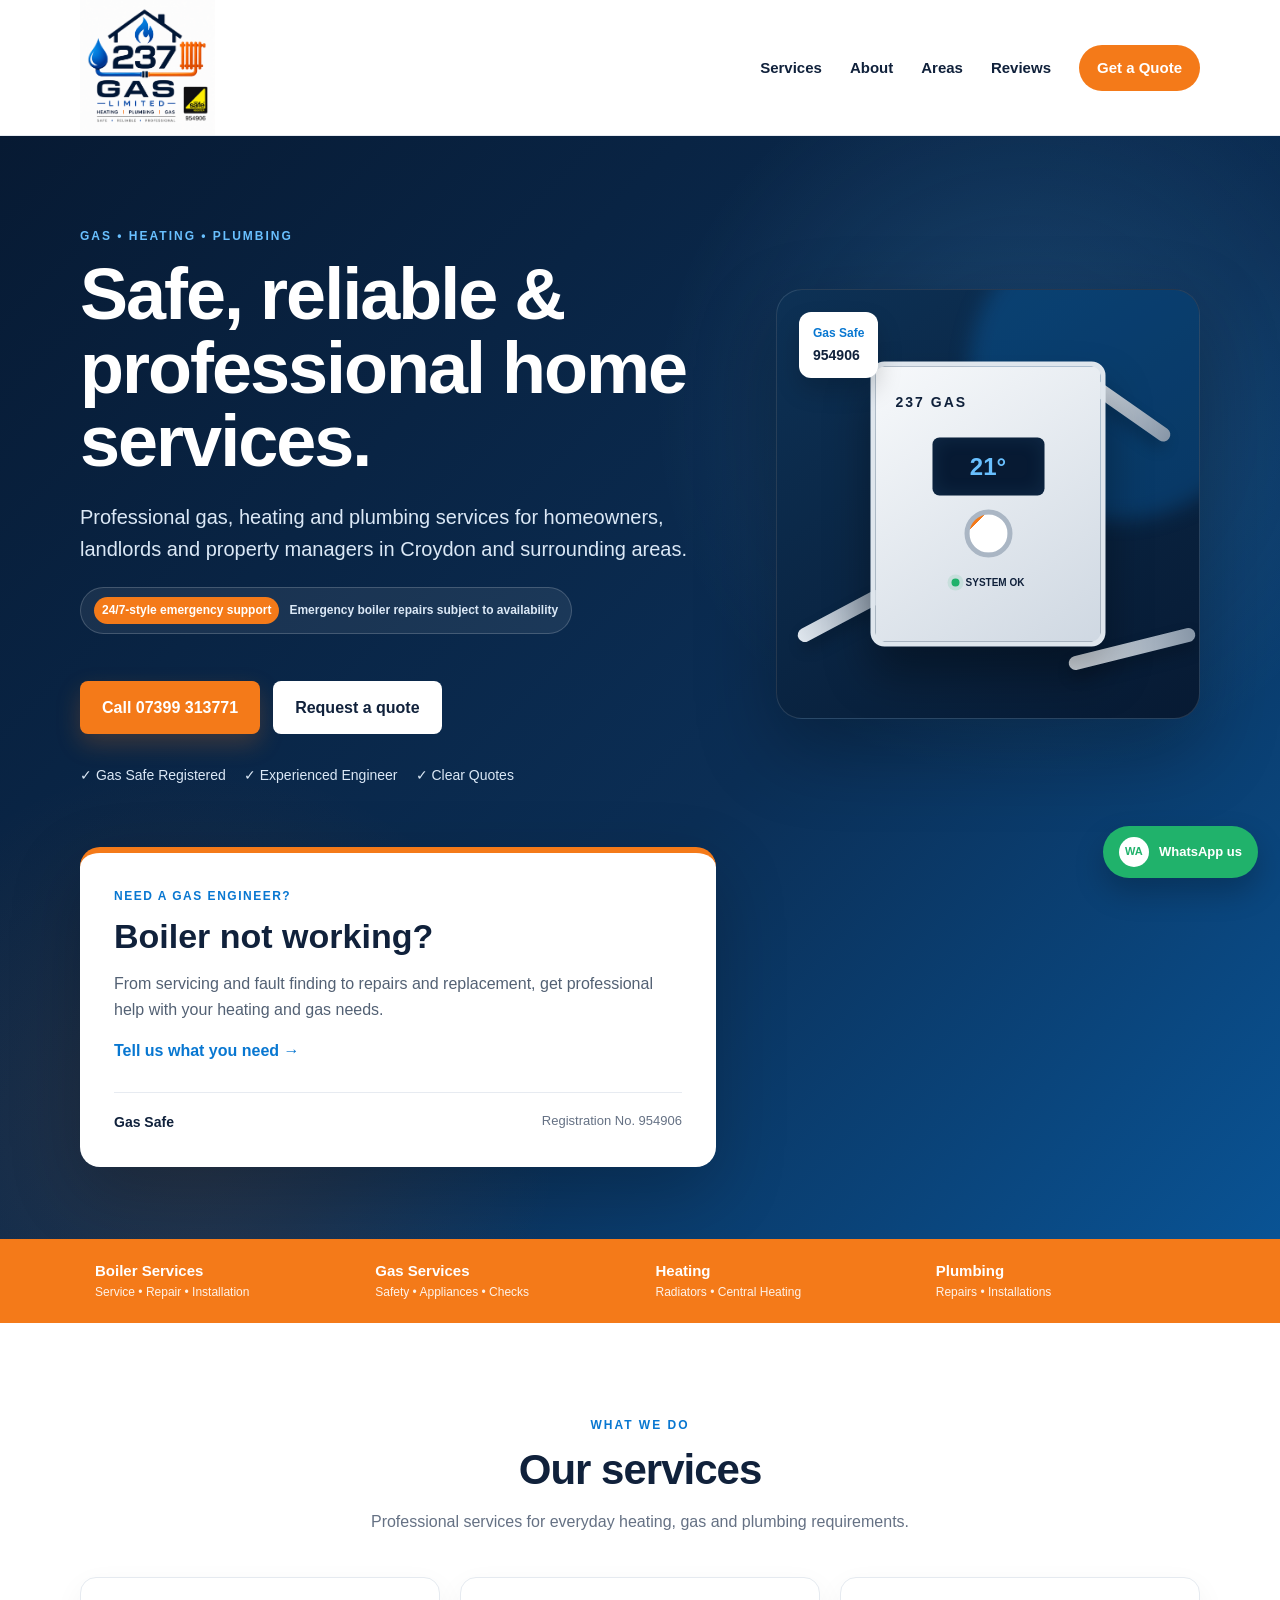
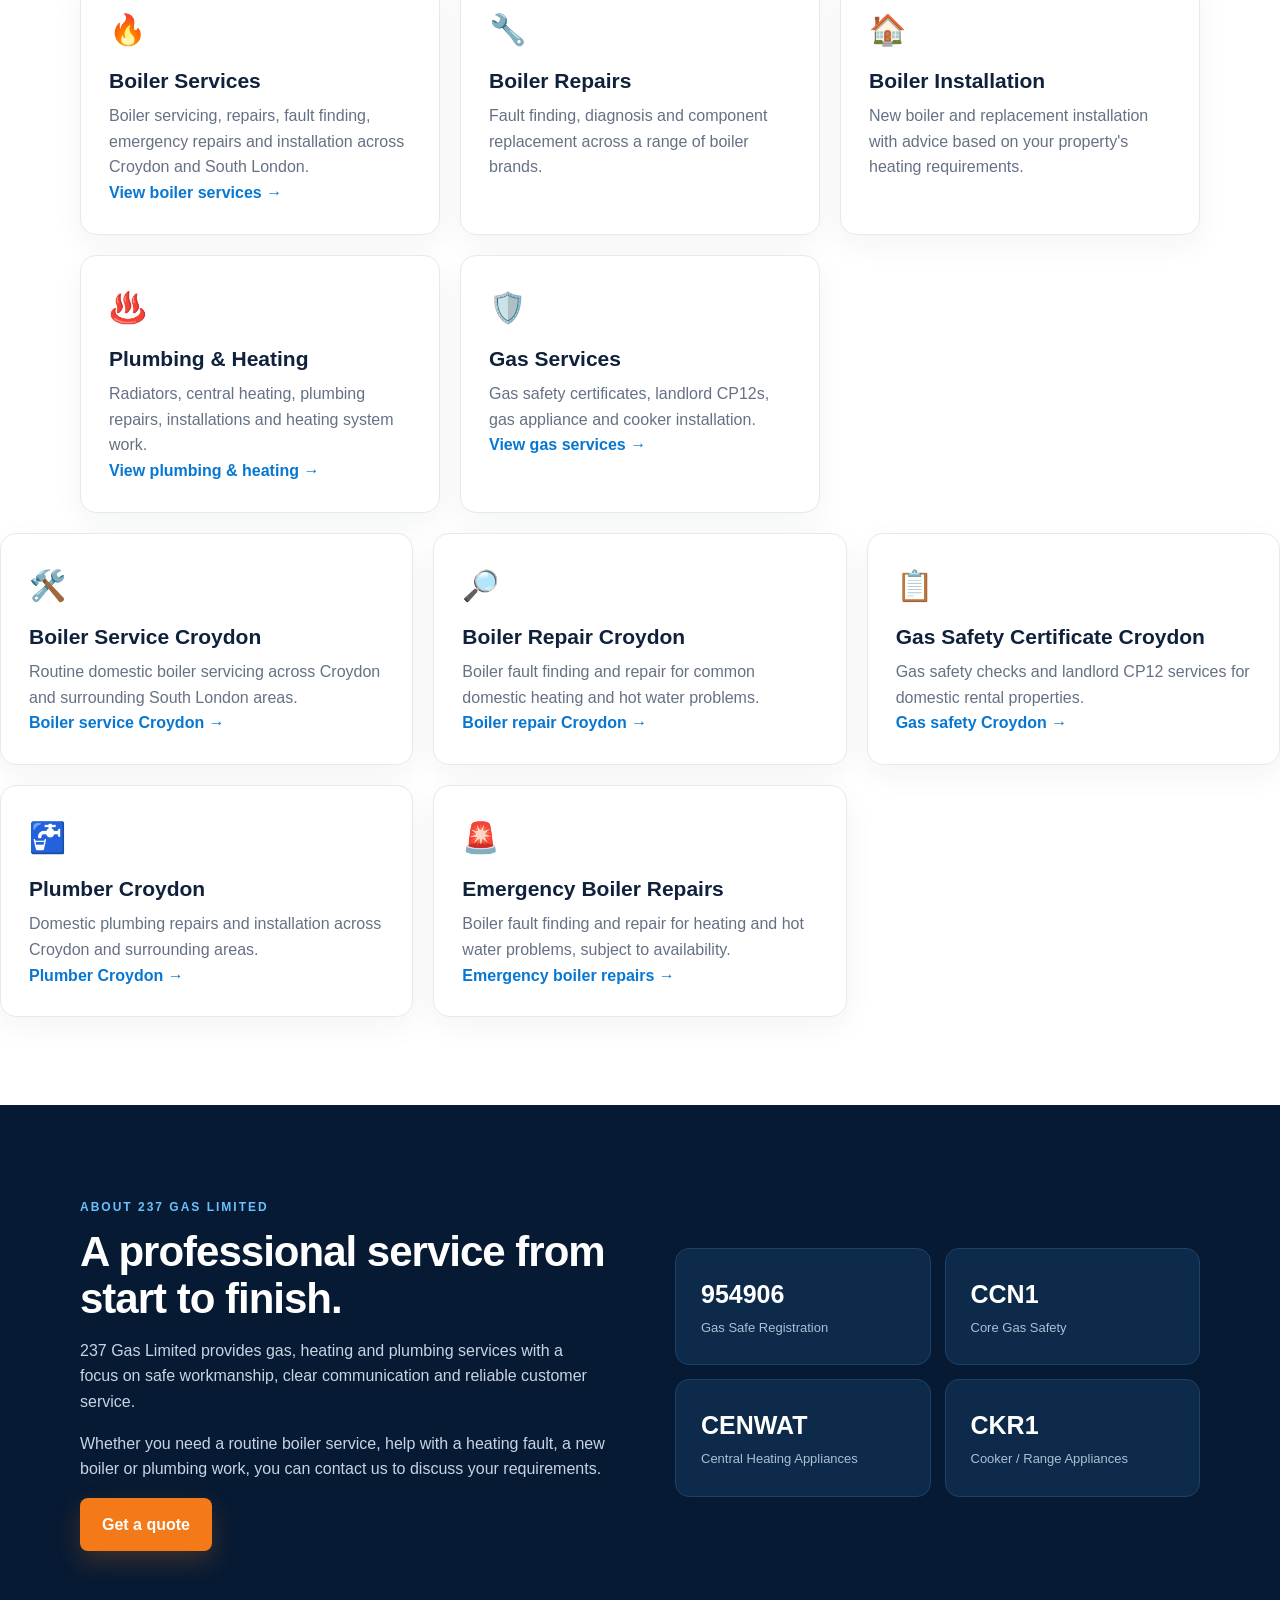
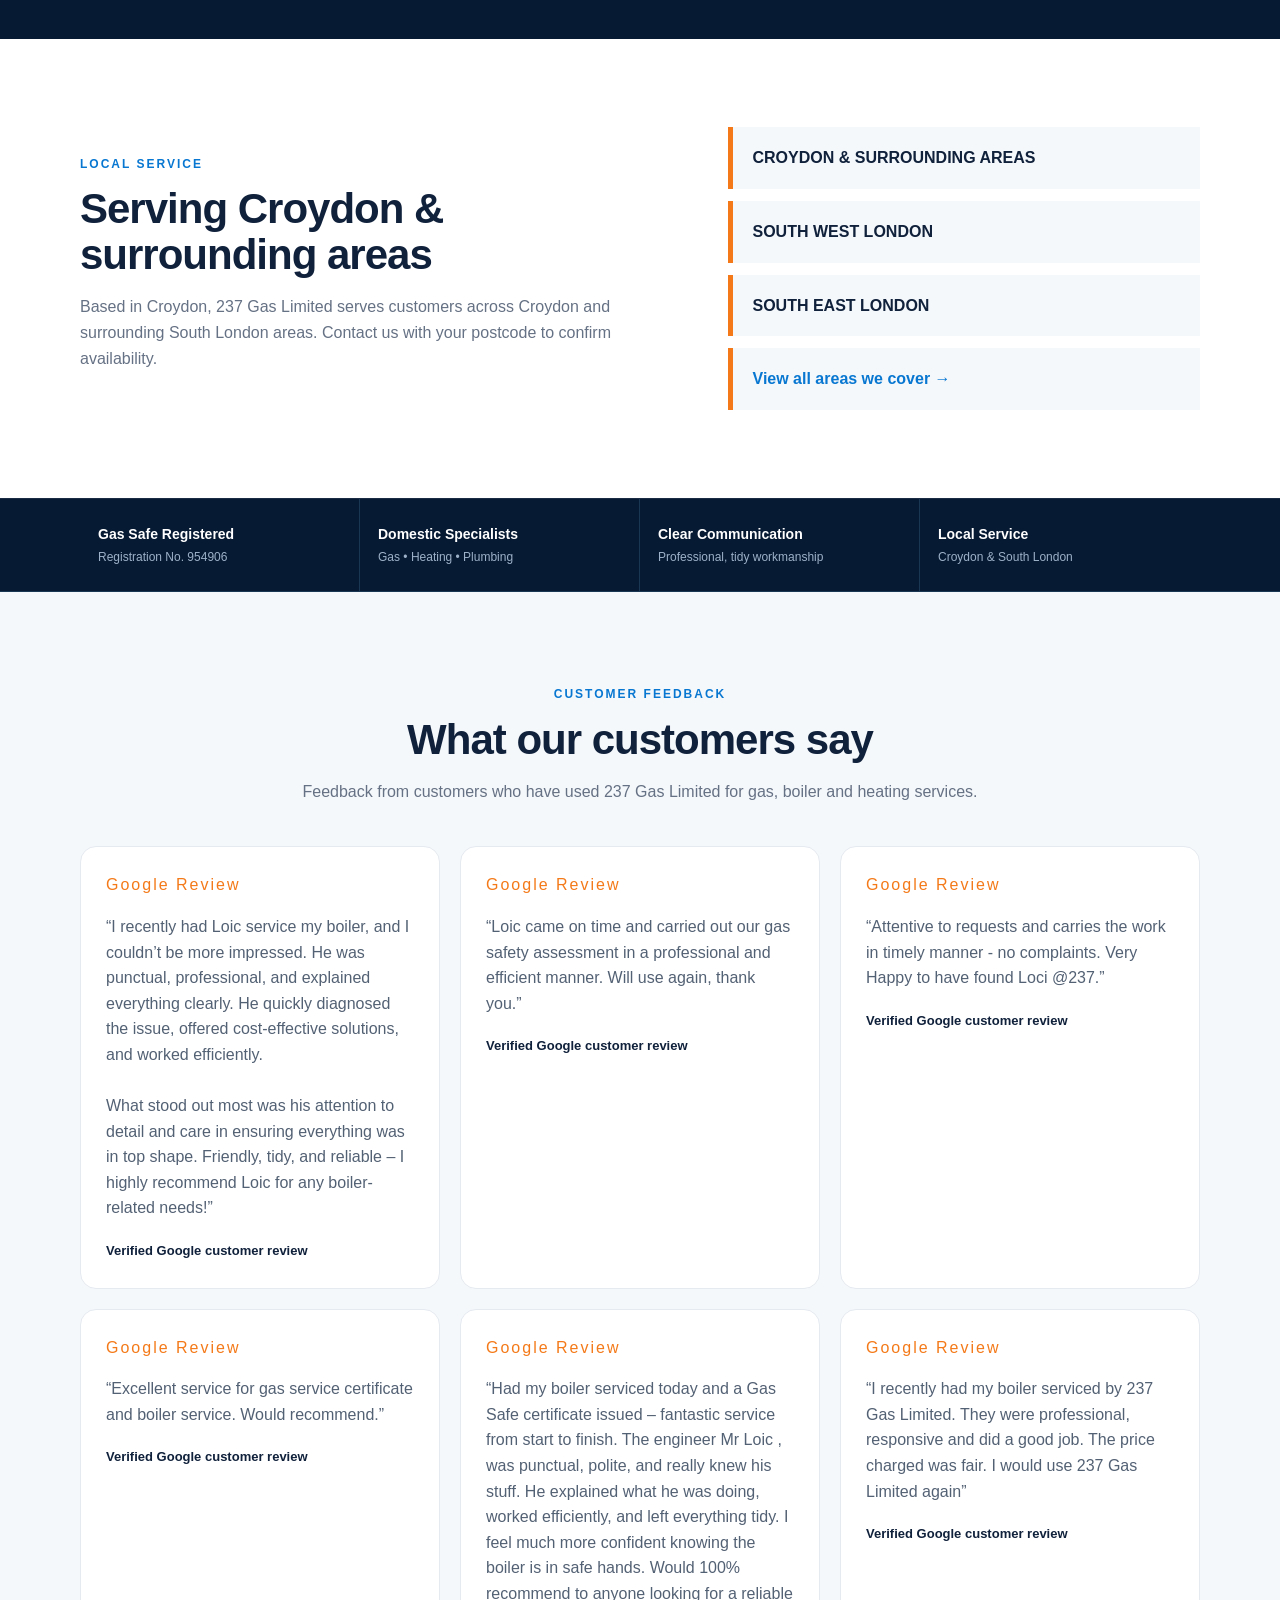
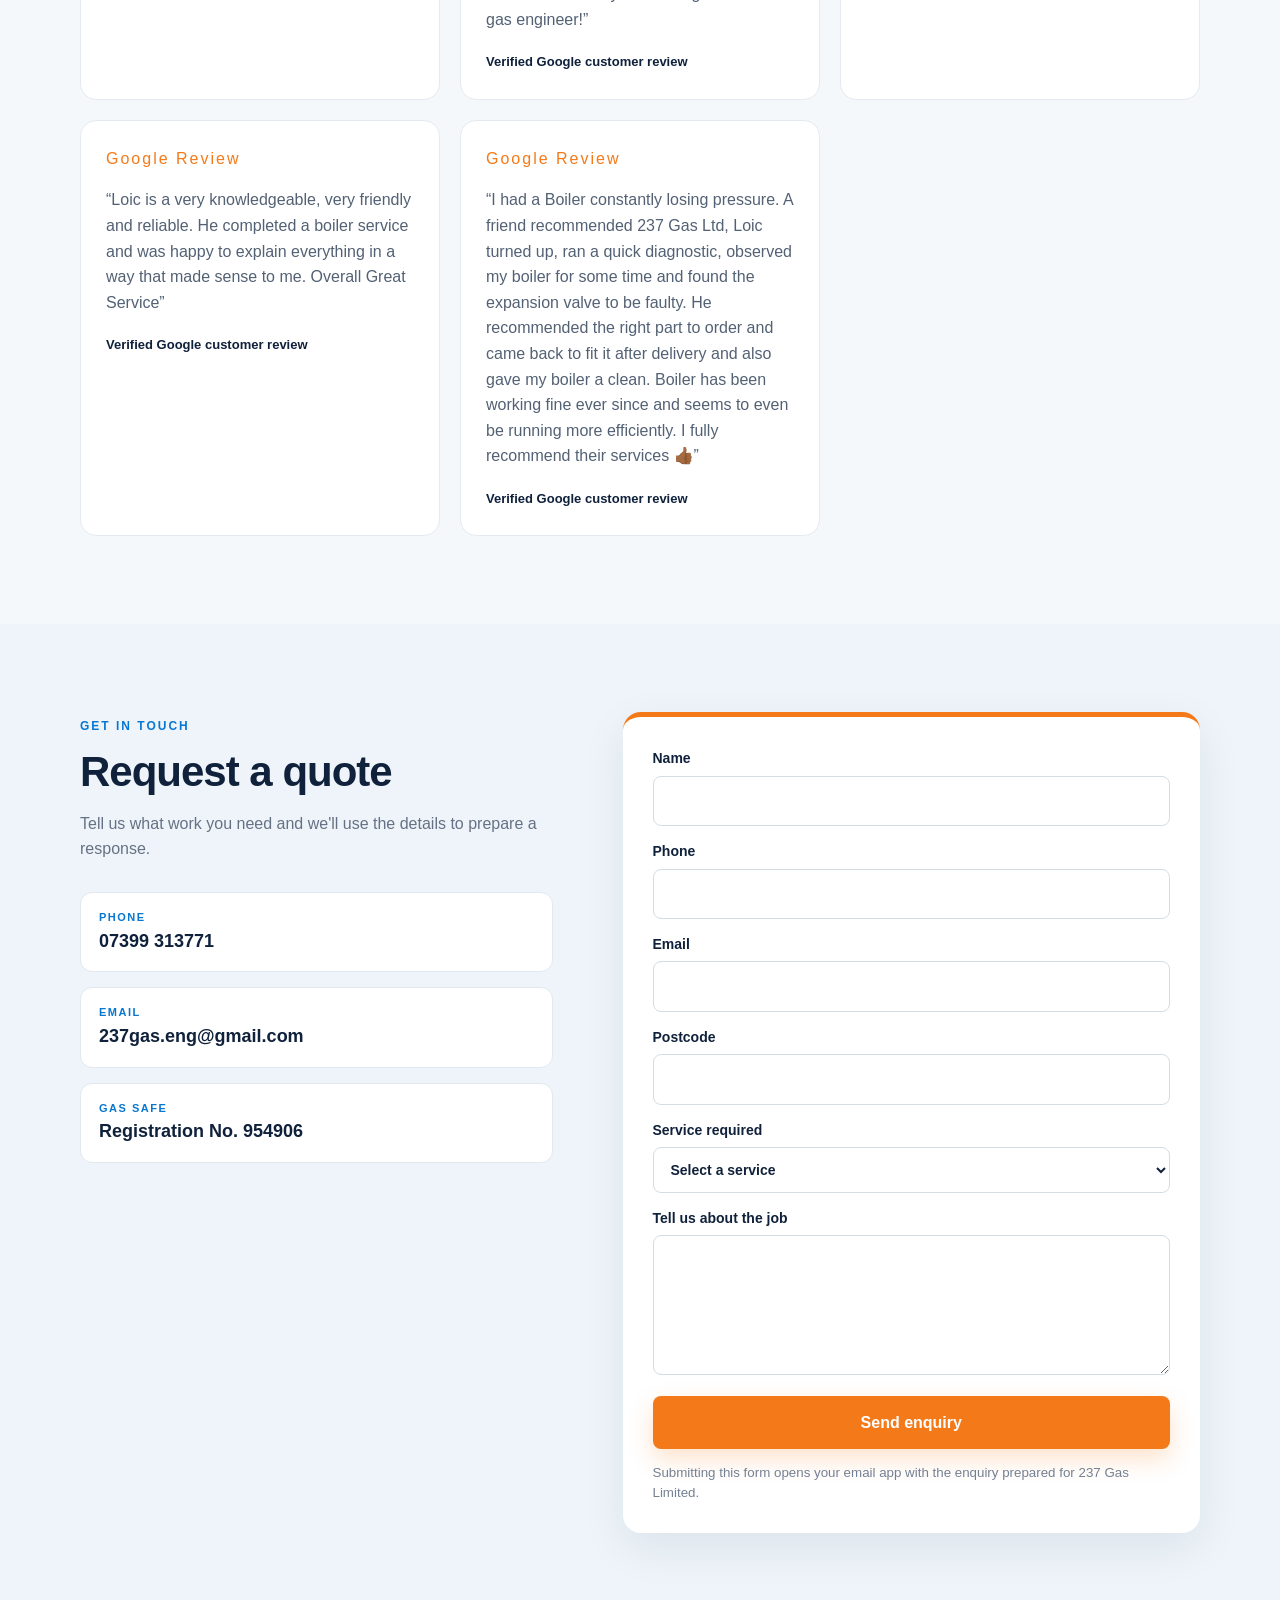
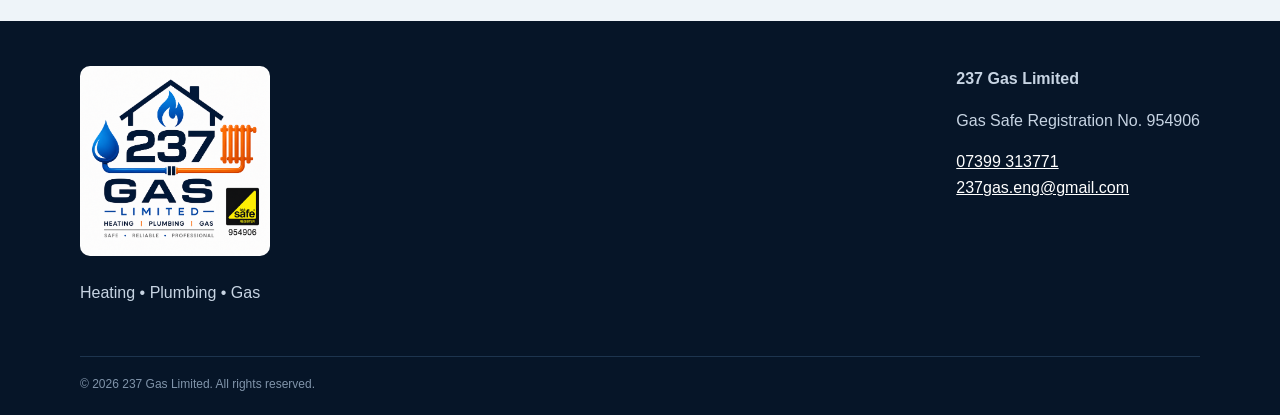
<file: index.html>
<!DOCTYPE html>
<html lang="en-GB">
<head>
  <meta charset="UTF-8">
  <meta name="viewport" content="width=device-width, initial-scale=1.0">
  <title>237 Gas Limited | Gas, Heating & Plumbing | Croydon</title>
  <meta name="description" content="237 Gas Limited provides professional gas, heating and plumbing services in Croydon and surrounding areas. Boiler servicing, repairs, installation, gas safety and plumbing.">
  <meta name="theme-color" content="#071a33">
  <meta property="og:title" content="237 Gas Limited | Gas, Heating & Plumbing">
  <meta property="og:description" content="Safe, reliable and professional gas, heating and plumbing services in Croydon and surrounding areas.">
  <meta property="og:type" content="website">
  <link rel="icon" href="assets/237-gas-logo.png">
  <link rel="stylesheet" href="styles.css">
  <script type="application/ld+json">
  {
    "@context": "https://schema.org",
    "@type": "Plumber",
    "name": "237 Gas Limited",
    "telephone": "+44 7399 313771",
    "email": "237gas.eng@gmail.com",
    "areaServed": ["Croydon", "South London"],
    "description": "Gas, heating and plumbing services including boiler servicing, boiler repairs, boiler installation, gas safety and plumbing.",
    "url": ""
  }
  </script>
</head>
<body>
  <header class="site-header">
    <div class="container nav-wrap">
      <a class="brand" href="#top" aria-label="237 Gas Limited home">
        <img src="assets/237-gas-logo.png" alt="237 Gas Limited logo">
      </a>
      <button class="menu-toggle" aria-label="Open menu" aria-expanded="false">☰</button>
      <nav class="nav" aria-label="Main navigation">
        <a href="#services">Services</a>
        <a href="about/index.html">About</a>
        <a href="#areas">Areas</a>
        <a href="#reviews">Reviews</a>
        <a href="quote/index.html" class="nav-cta">Get a Quote</a>
      </nav>
    </div>
  </header>

  <main id="top">
    <section class="hero">
      <div class="container hero-grid">
        <div class="hero-copy">
          <span class="eyebrow">GAS • HEATING • PLUMBING</span>
          <h1>Safe, reliable & professional home services.</h1>
          <p class="hero-text">Professional gas, heating and plumbing services for homeowners, landlords and property managers in Croydon and surrounding areas.</p>
          <div class="hero-alert"><span>24/7-style emergency support</span><strong>Emergency boiler repairs subject to availability</strong></div><div class="hero-actions">
            <a class="btn btn-primary" href="tel:+447399313771">Call 07399 313771</a>
            <a class="btn btn-light" href="contact/index.html">Request a quote</a>
          </div>
          <div class="trust-row">
            <span>✓ Gas Safe Registered</span>
            <span>✓ Experienced Engineer</span>
            <span>✓ Clear Quotes</span>
          </div>
        </div>
        <div class="hero-visual" aria-label="Heating and plumbing services">
          <div class="visual-glow"></div>
          <div class="pipe pipe-a"></div><div class="pipe pipe-b"></div><div class="pipe pipe-c"></div>
          <div class="boiler-unit">
            <div class="boiler-brand">237 GAS</div>
            <div class="boiler-screen">21°</div>
            <div class="boiler-dial"></div>
            <div class="boiler-status"><span></span> SYSTEM OK</div>
          </div>
          <div class="visual-badge"><strong>Gas Safe</strong><span>954906</span></div>
        </div>
        <div class="hero-card">
          <div class="hero-card-top">NEED A GAS ENGINEER?</div>
          <h2>Boiler not working?</h2>
          <p>From servicing and fault finding to repairs and replacement, get professional help with your heating and gas needs.</p>
          <a href="#contact" class="text-link">Tell us what you need →</a>
          <div class="registration">
            <strong>Gas Safe</strong>
            <span>Registration No. 954906</span>
          </div>
        </div>
      </div>
    </section>

    <section class="quick-strip">
      <div class="container quick-grid">
        <div><strong>Boiler Services</strong><span>Service • Repair • Installation</span></div>
        <div><strong>Gas Services</strong><span>Safety • Appliances • Checks</span></div>
        <div><strong>Heating</strong><span>Radiators • Central Heating</span></div>
        <div><strong>Plumbing</strong><span>Repairs • Installations</span></div>
      </div>
    </section>

    <section id="services" class="section">
      <div class="container">
        <div class="section-heading">
          <span class="eyebrow">WHAT WE DO</span>
          <h2>Our services</h2>
          <p>Professional services for everyday heating, gas and plumbing requirements.</p>
        </div>
        <div class="cards">
          <article class="service-card">
            <div class="icon">🔥</div>
            <h3>Boiler Services</h3>
            <p>Boiler servicing, repairs, fault finding, emergency repairs and installation across Croydon and South London.</p>
            <a class="text-link" href="services/boiler-services.html">View boiler services →</a>
          </article>
          <article class="service-card">
            <div class="icon">🔧</div>
            <h3>Boiler Repairs</h3>
            <p>Fault finding, diagnosis and component replacement across a range of boiler brands.</p>
          </article>
          <article class="service-card">
            <div class="icon">🏠</div>
            <h3>Boiler Installation</h3>
            <p>New boiler and replacement installation with advice based on your property's heating requirements.</p>
          </article>
          <article class="service-card">
            <div class="icon">♨️</div>
            <h3>Plumbing & Heating</h3>
            <p>Radiators, central heating, plumbing repairs, installations and heating system work.</p>
            <a class="text-link" href="services/plumbing-heating.html">View plumbing & heating →</a>
          </article>
          <article class="service-card">
            <div class="icon">🛡️</div>
            <h3>Gas Services</h3>
            <p>Gas safety certificates, landlord CP12s, gas appliance and cooker installation.</p>
            <a class="text-link" href="services/gas-services.html">View gas services →</a>
          </article>
          
        </div>
      </div>
    <div class="cards seo-cards"><div class="service-card"><div class="icon">🛠️</div><h3>Boiler Service Croydon</h3><p>Routine domestic boiler servicing across Croydon and surrounding South London areas.</p><a href="services/boiler-service-croydon.html" class="text-link">Boiler service Croydon →</a></div>
    <div class="service-card"><div class="icon">🔎</div><h3>Boiler Repair Croydon</h3><p>Boiler fault finding and repair for common domestic heating and hot water problems.</p><a href="services/boiler-repair-croydon.html" class="text-link">Boiler repair Croydon →</a></div>
    <div class="service-card"><div class="icon">📋</div><h3>Gas Safety Certificate Croydon</h3><p>Gas safety checks and landlord CP12 services for domestic rental properties.</p><a href="services/gas-safety-certificate-croydon.html" class="text-link">Gas safety Croydon →</a></div>
    <div class="service-card"><div class="icon">🚰</div><h3>Plumber Croydon</h3><p>Domestic plumbing repairs and installation across Croydon and surrounding areas.</p><a href="services/plumber-croydon.html" class="text-link">Plumber Croydon →</a></div>
    <div class="service-card"><div class="icon">🚨</div><h3>Emergency Boiler Repairs</h3><p>Boiler fault finding and repair for heating and hot water problems, subject to availability.</p><a href="services/emergency-boiler-repairs.html" class="text-link">Emergency boiler repairs →</a></div></div>
      </section>

    <section id="about" class="section section-dark">
      <div class="container about-grid">
        <div>
          <span class="eyebrow">ABOUT 237 GAS LIMITED</span>
          <h2>A professional service from start to finish.</h2>
          <p>237 Gas Limited provides gas, heating and plumbing services with a focus on safe workmanship, clear communication and reliable customer service.</p>
          <p>Whether you need a routine boiler service, help with a heating fault, a new boiler or plumbing work, you can contact us to discuss your requirements.</p>
          <a class="btn btn-primary" href="contact/index.html">Get a quote</a>
        </div>
        <div class="credentials">
          <div class="credential"><strong>954906</strong><span>Gas Safe Registration</span></div>
          <div class="credential"><strong>CCN1</strong><span>Core Gas Safety</span></div>
          <div class="credential"><strong>CENWAT</strong><span>Central Heating Appliances</span></div>
          <div class="credential"><strong>CKR1</strong><span>Cooker / Range Appliances</span></div>
        </div>
      </div>
    </section>

    <section id="areas" class="section">
      <div class="container areas-grid">
        <div>
          <span class="eyebrow">LOCAL SERVICE</span>
          <h2>Serving Croydon & surrounding areas</h2>
          <p>Based in Croydon, 237 Gas Limited serves customers across Croydon and surrounding South London areas. Contact us with your postcode to confirm availability.</p>
        </div>
        <div class="area-box">
          <span>CROYDON & SURROUNDING AREAS</span>
          <span>SOUTH WEST LONDON</span>
          <span>SOUTH EAST LONDON</span>
          <span><a class="text-link" href="areas/index.html">View all areas we cover →</a></span>
        </div>
      </div>
    </section>

    <section class="trust-band"><div class="container trust-band-grid">
      <div><strong>Gas Safe Registered</strong><span>Registration No. 954906</span></div>
      <div><strong>Domestic Specialists</strong><span>Gas • Heating • Plumbing</span></div>
      <div><strong>Clear Communication</strong><span>Professional, tidy workmanship</span></div>
      <div><strong>Local Service</strong><span>Croydon & South London</span></div>
    </div></section>

    <section id="reviews" class="section section-soft">
      <div class="container">
        <div class="section-heading">
          <span class="eyebrow">CUSTOMER FEEDBACK</span>
          <h2>What our customers say</h2>
          <p>Feedback from customers who have used 237 Gas Limited for gas, boiler and heating services.</p>
        </div>
        <div class="review-grid">
          <article class="review-card">
            <div class="stars">Google Review</div>
            <p>“I recently had Loic service my boiler, and I couldn’t be more impressed. He was punctual, professional, and explained everything clearly. He quickly diagnosed the issue, offered cost-effective solutions, and worked efficiently.<br><br>What stood out most was his attention to detail and care in ensuring everything was in top shape. Friendly, tidy, and reliable – I highly recommend Loic for any boiler-related needs!”</p>
            <strong>Verified Google customer review</strong>
          </article>
          <article class="review-card">
            <div class="stars">Google Review</div>
            <p>“Loic came on time and carried out our gas safety assessment in a professional and efficient manner. Will use again, thank you.”</p>
            <strong>Verified Google customer review</strong>
          </article>
          <article class="review-card">
            <div class="stars">Google Review</div>
            <p>“Attentive to requests and carries the work in timely manner - no complaints. Very Happy to have found Loci @237.”</p>
            <strong>Verified Google customer review</strong>
          </article>
          <article class="review-card">
            <div class="stars">Google Review</div>
            <p>“Excellent service for gas service certificate and boiler service. Would recommend.”</p>
            <strong>Verified Google customer review</strong>
          </article>
          <article class="review-card">
            <div class="stars">Google Review</div>
            <p>“Had my boiler serviced today and a Gas Safe certificate issued – fantastic service from start to finish. The engineer Mr Loic , was punctual, polite, and really knew his stuff. He explained what he was doing, worked efficiently, and left everything tidy. I feel much more confident knowing the boiler is in safe hands. Would 100% recommend to anyone looking for a reliable gas engineer!”</p>
            <strong>Verified Google customer review</strong>
          </article>
          <article class="review-card">
            <div class="stars">Google Review</div>
            <p>“I recently had my boiler serviced by 237 Gas Limited. They were professional, responsive and did a good job. The price charged was fair. I would use 237 Gas Limited again”</p>
            <strong>Verified Google customer review</strong>
          </article>
          <article class="review-card">
            <div class="stars">Google Review</div>
            <p>“Loic is a very knowledgeable, very friendly and reliable. He completed a boiler service and was happy to explain everything in a way that made sense to me. Overall Great Service”</p>
            <strong>Verified Google customer review</strong>
          </article>
          <article class="review-card">
            <div class="stars">Google Review</div>
            <p>“I had a Boiler constantly losing pressure. A friend recommended 237 Gas Ltd, Loic turned up, ran a quick diagnostic, observed my boiler for some time and found the expansion valve to be faulty. He recommended the right part to order and came back to fit it after delivery and also gave my boiler a clean. Boiler has been working fine ever since and seems to even be running more efficiently. I fully recommend their services 👍🏾”</p>
            <strong>Verified Google customer review</strong>
          </article>
        </div>
      </div>
    </section>

    <section id="contact" class="section contact-section">
      <div class="container contact-grid">
        <div>
          <span class="eyebrow">GET IN TOUCH</span>
          <h2>Request a quote</h2>
          <p>Tell us what work you need and we'll use the details to prepare a response.</p>
          <div class="contact-details">
            <a href="tel:+447399313771"><span>PHONE</span><strong>07399 313771</strong></a>
            <a href="mailto:237gas.eng@gmail.com"><span>EMAIL</span><strong>237gas.eng@gmail.com</strong></a>
            <div><span>GAS SAFE</span><strong>Registration No. 954906</strong></div>
          </div>
        </div>
        <form id="quoteForm" class="quote-form">
          <label>Name<input name="name" required></label>
          <label>Phone<input name="phone" type="tel" required></label>
          <label>Email<input name="email" type="email"></label>
          <label>Postcode<input name="postcode" required></label>
          <label>Service required
            <select name="service" required>
              <option value="">Select a service</option>
              <option>Boiler service</option>
              <option>Boiler repair / fault finding</option>
              <option>Boiler installation</option>
              <option>Central heating / radiators</option>
              <option>Gas safety</option>
              <option>Plumbing</option>
              <option>Other</option>
            </select>
          </label>
          <label>Tell us about the job<textarea name="message" rows="5" required></textarea></label>
          <button class="btn btn-primary btn-full" type="submit">Send enquiry</button>
          <small>Submitting this form opens your email app with the enquiry prepared for 237 Gas Limited.</small>
        </form>
      </div>
    </section>
  </main>

  <footer class="footer">
    <div class="container footer-grid">
      <div>
        <img src="assets/237-gas-logo.png" alt="237 Gas Limited" class="footer-logo">
        <p>Heating • Plumbing • Gas</p>
      </div>
      <div>
        <strong>237 Gas Limited</strong>
        <p>Gas Safe Registration No. 954906</p>
        <p><a href="tel:+447399313771">07399 313771</a><br><a href="mailto:237gas.eng@gmail.com">237gas.eng@gmail.com</a></p>
      </div>
    </div>
    <div class="container copyright">© <span id="year"></span> 237 Gas Limited. All rights reserved.</div>
  </footer>

  <script src="script.js"></script>
<a class="whatsapp-float" href="https://wa.me/447399313771?text=Hello%20237%20Gas%20Limited%2C%20I%20would%20like%20to%20make%20an%20enquiry." target="_blank" rel="noopener" aria-label="Message 237 Gas Limited on WhatsApp"><span>WA</span><strong>WhatsApp us</strong></a>
<div class="mobile-callbar"><a href="tel:+447399313771">Call 07399 313771</a><a href="https://wa.me/447399313771?text=Hello%20237%20Gas%20Limited%2C%20I%20would%20like%20to%20make%20an%20enquiry." target="_blank" rel="noopener">WhatsApp</a></div>
</body>
</html>
</file>
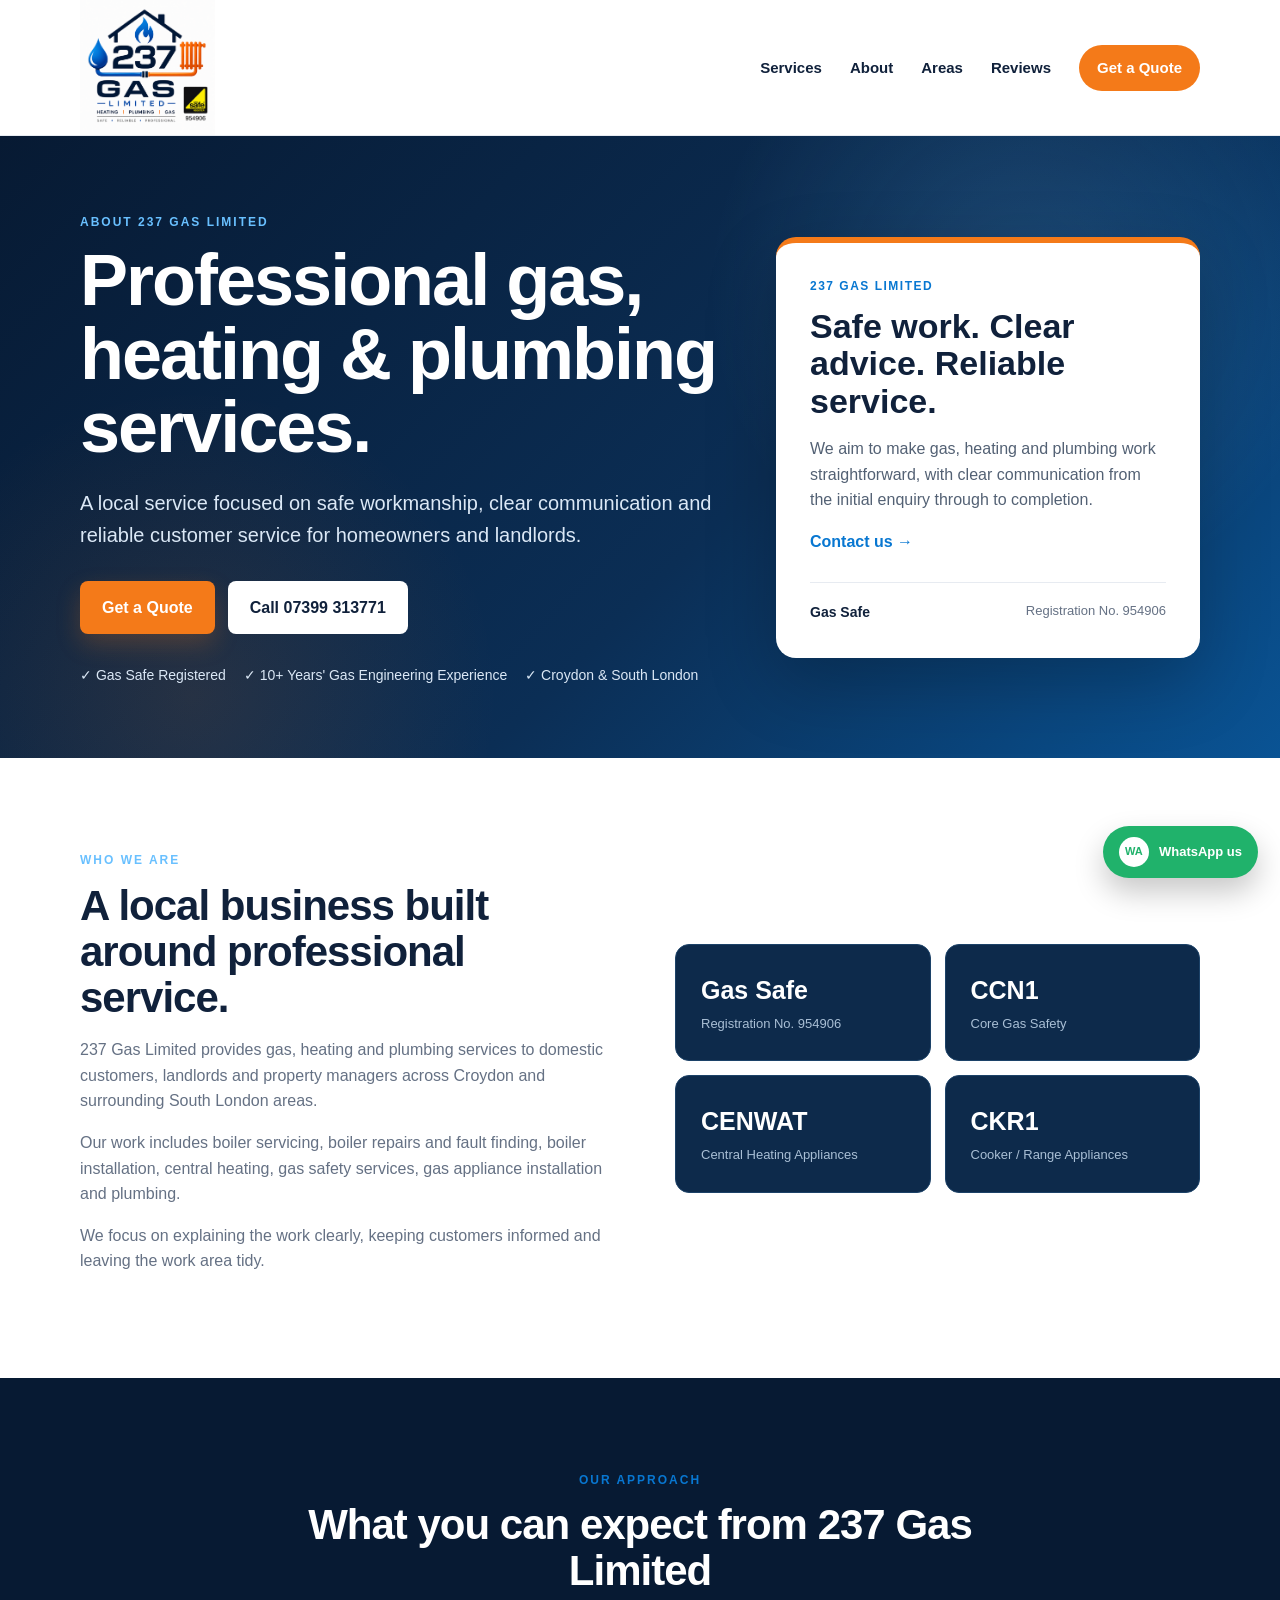
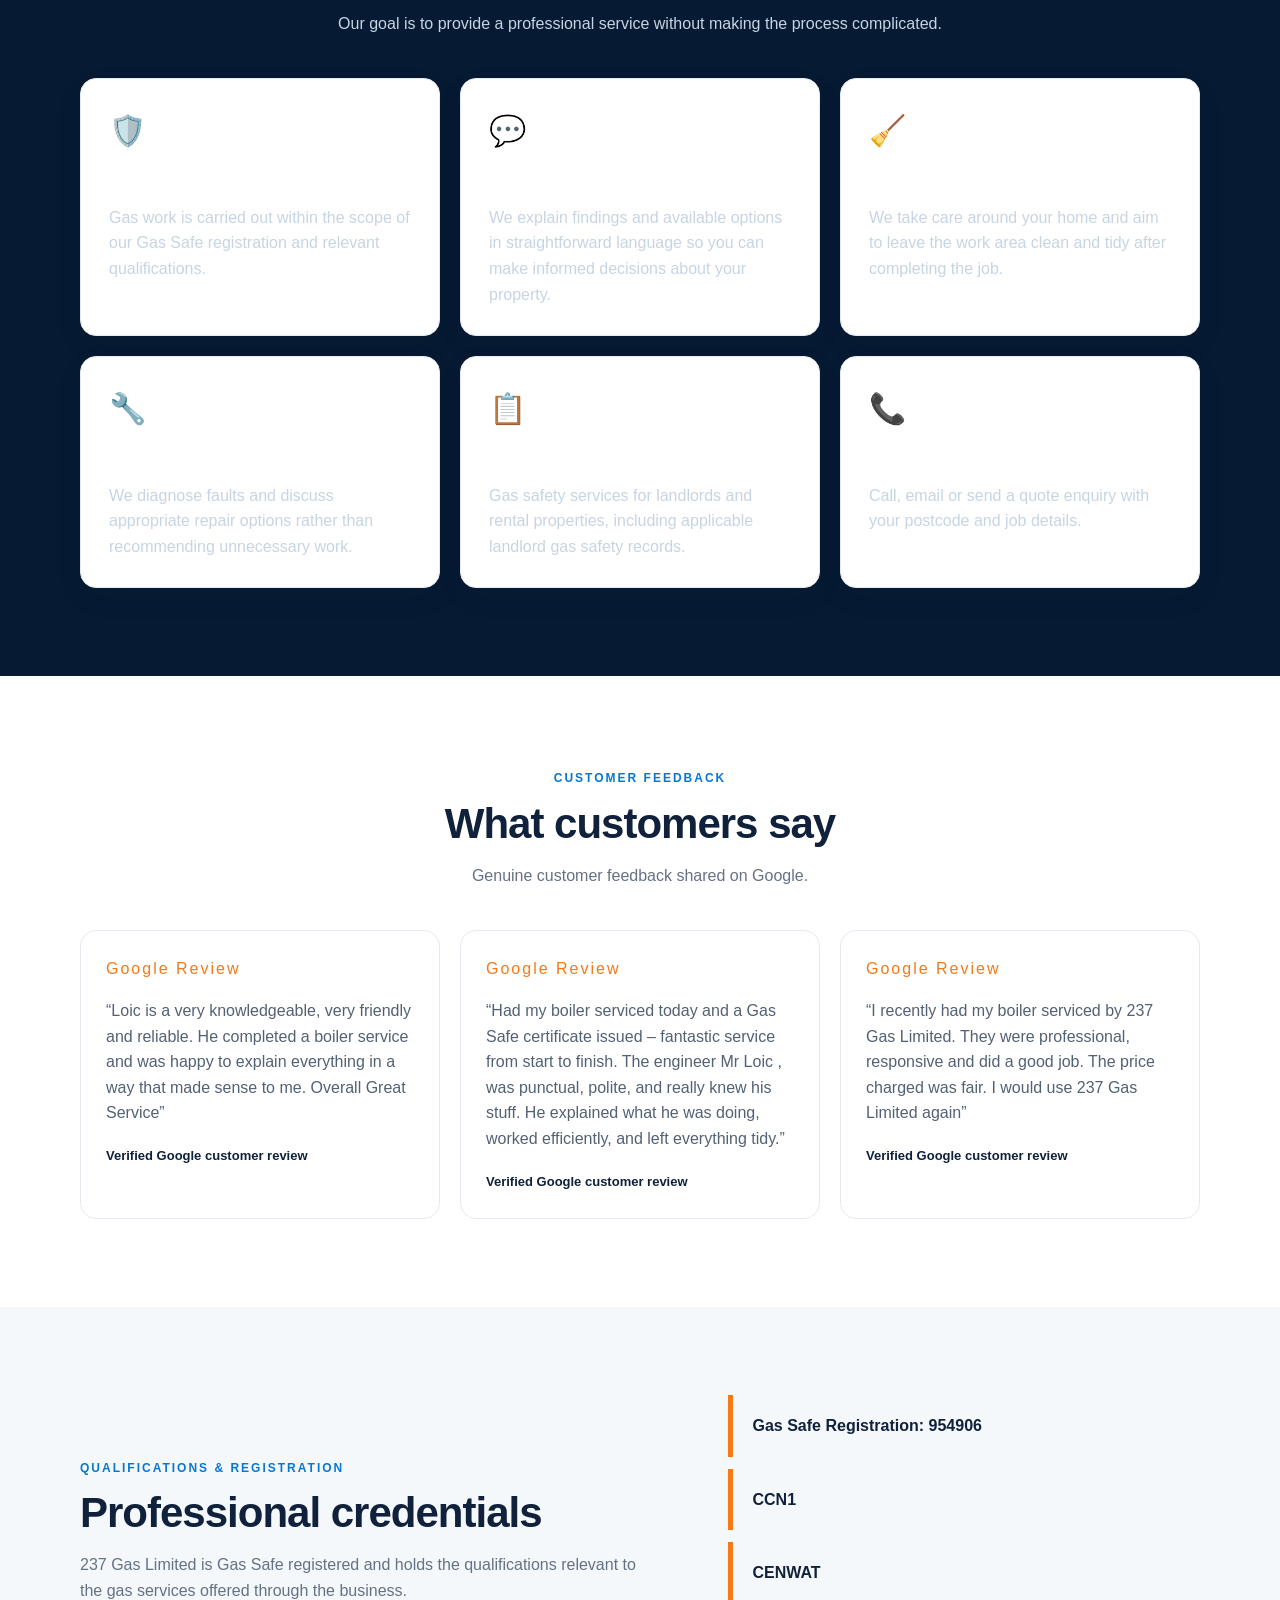
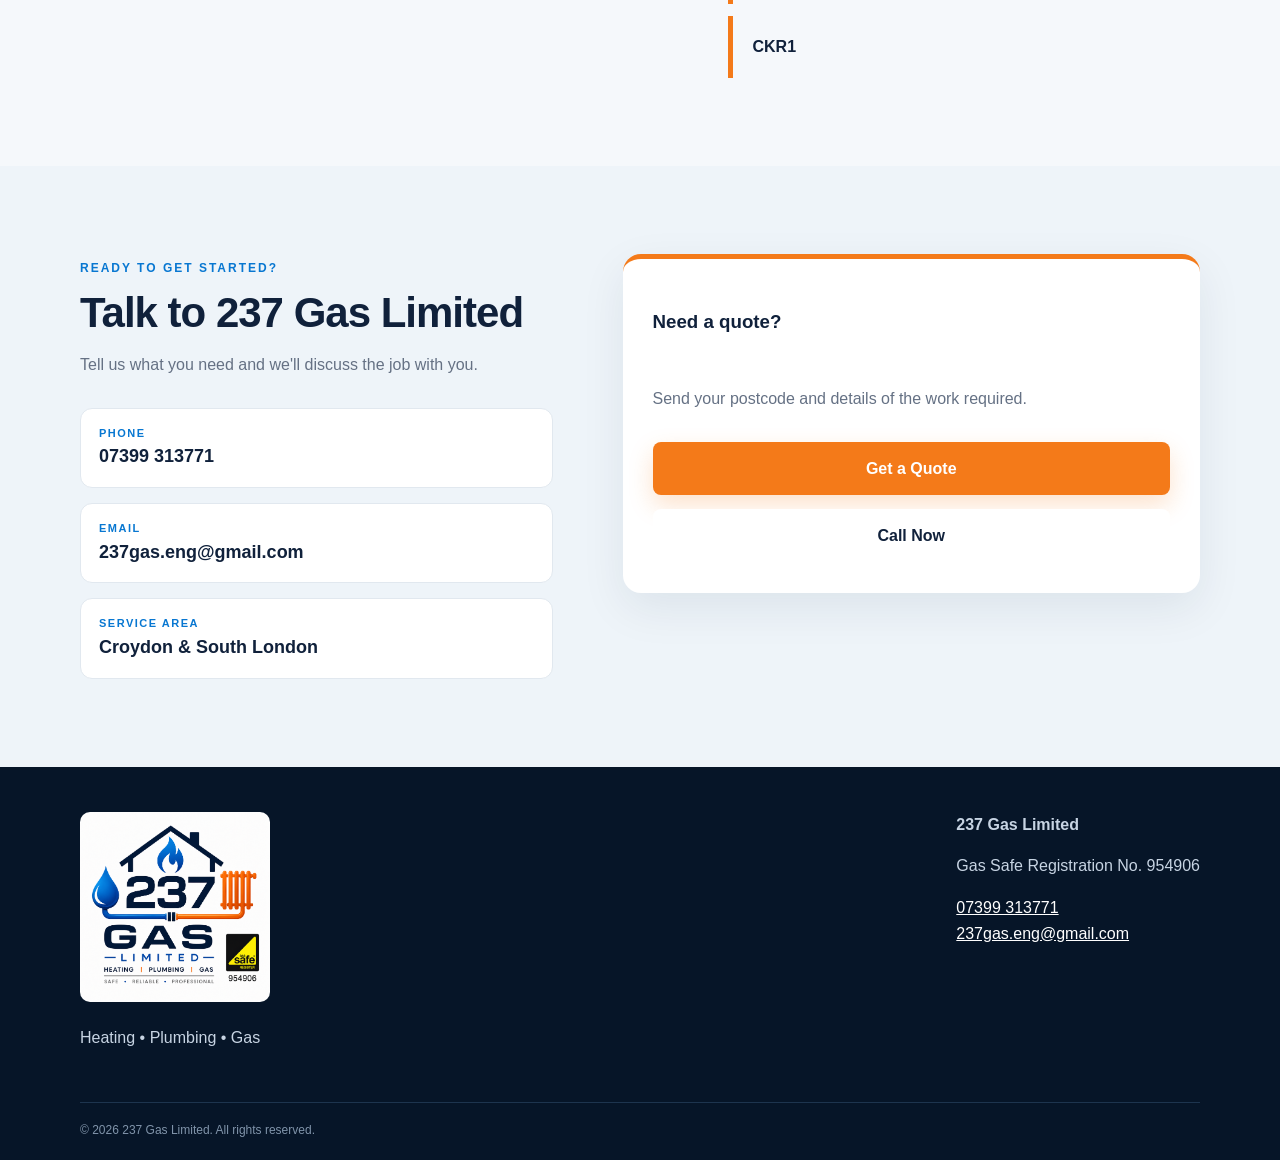
<file: about/index.html>
<!DOCTYPE html>
<html lang="en-GB">
<head>
<meta charset="UTF-8">
<meta name="viewport" content="width=device-width, initial-scale=1.0">
<title>About 237 Gas Limited | Gas Engineer in Croydon & South London</title>
<meta name="description" content="Learn about 237 Gas Limited, a Gas Safe registered gas, heating and plumbing business serving Croydon and South London.">
<link rel="icon" href="../assets/237-gas-logo.png">
<link rel="stylesheet" href="../styles.css">
<script type="application/ld+json">
{
  "@context": "https://schema.org",
  "@type": "LocalBusiness",
  "name": "237 Gas Limited",
  "telephone": "+447399313771",
  "email": "237gas.eng@gmail.com",
  "url": "https://www.237gas.co.uk/",
  "areaServed": ["Croydon", "Purley", "Thornton Heath", "Coulsdon", "Sutton", "Bromley", "Norwood", "South Norwood", "Streatham", "Crystal Palace"],
  "sameAs": [],
  "knowsAbout": ["boiler servicing", "boiler repairs", "boiler installation", "gas safety certificates", "central heating", "plumbing"]
}
</script>
</head>
<body>
<header class="site-header">
  <div class="container nav-wrap">
    <a class="brand" href="../index.html"><img src="../assets/237-gas-logo.png" alt="237 Gas Limited logo"></a>
    <button class="menu-toggle" aria-label="Open menu" aria-expanded="false">☰</button>
    <nav class="nav">
      <a href="../index.html#services">Services</a>
      <a href="../index.html#about">About</a>
      <a href="../areas/index.html">Areas</a>
      <a href="../index.html#reviews">Reviews</a>
      <a href="../quote/index.html" class="nav-cta">Get a Quote</a>
    </nav>
  </div>
</header>

<main>
<section class="hero service-hero">
  <div class="container hero-grid">
    <div class="hero-copy">
      <span class="eyebrow">ABOUT 237 GAS LIMITED</span>
      <h1>Professional gas, heating & plumbing services.</h1>
      <p class="hero-text">A local service focused on safe workmanship, clear communication and reliable customer service for homeowners and landlords.</p>
      <div class="hero-actions">
        <a class="btn btn-primary" href="../quote/index.html">Get a Quote</a>
        <a class="btn btn-light" href="tel:+447399313771">Call 07399 313771</a>
      </div>
      <div class="trust-row">
        <span>✓ Gas Safe Registered</span>
        <span>✓ 10+ Years' Gas Engineering Experience</span>
        <span>✓ Croydon & South London</span>
      </div>
    </div>
    <div class="hero-card">
      <div class="hero-card-top">237 GAS LIMITED</div>
      <h2>Safe work. Clear advice. Reliable service.</h2>
      <p>We aim to make gas, heating and plumbing work straightforward, with clear communication from the initial enquiry through to completion.</p>
      <a href="../quote/index.html" class="text-link">Contact us →</a>
      <div class="registration"><strong>Gas Safe</strong><span>Registration No. 954906</span></div>
    </div>
  </div>
</section>

<section class="section">
<div class="container about-grid">
<div>
<span class="eyebrow">WHO WE ARE</span>
<h2>A local business built around professional service.</h2>
<p>237 Gas Limited provides gas, heating and plumbing services to domestic customers, landlords and property managers across Croydon and surrounding South London areas.</p>
<p>Our work includes boiler servicing, boiler repairs and fault finding, boiler installation, central heating, gas safety services, gas appliance installation and plumbing.</p>
<p>We focus on explaining the work clearly, keeping customers informed and leaving the work area tidy.</p>
</div>
<div class="credentials">
<div class="credential"><strong>Gas Safe</strong><span>Registration No. 954906</span></div>
<div class="credential"><strong>CCN1</strong><span>Core Gas Safety</span></div>
<div class="credential"><strong>CENWAT</strong><span>Central Heating Appliances</span></div>
<div class="credential"><strong>CKR1</strong><span>Cooker / Range Appliances</span></div>
</div>
</div>
</section>

<section class="section section-dark">
<div class="container">
<div class="section-heading">
<span class="eyebrow">OUR APPROACH</span>
<h2>What you can expect from 237 Gas Limited</h2>
<p>Our goal is to provide a professional service without making the process complicated.</p>
</div>
<div class="cards">
<article class="service-card"><div class="icon">🛡️</div><h3>Safety First</h3><p>Gas work is carried out within the scope of our Gas Safe registration and relevant qualifications.</p></article>
<article class="service-card"><div class="icon">💬</div><h3>Clear Communication</h3><p>We explain findings and available options in straightforward language so you can make informed decisions about your property.</p></article>
<article class="service-card"><div class="icon">🧹</div><h3>Tidy Workmanship</h3><p>We take care around your home and aim to leave the work area clean and tidy after completing the job.</p></article>
<article class="service-card"><div class="icon">🔧</div><h3>Practical Repairs</h3><p>We diagnose faults and discuss appropriate repair options rather than recommending unnecessary work.</p></article>
<article class="service-card"><div class="icon">📋</div><h3>Landlord Services</h3><p>Gas safety services for landlords and rental properties, including applicable landlord gas safety records.</p></article>
<article class="service-card"><div class="icon">📞</div><h3>Easy to Contact</h3><p>Call, email or send a quote enquiry with your postcode and job details.</p></article>
</div>
</div>
</section>

<section class="section">
<div class="container">
<div class="section-heading">
<span class="eyebrow">CUSTOMER FEEDBACK</span>
<h2>What customers say</h2>
<p>Genuine customer feedback shared on Google.</p>
</div>
<div class="review-grid">
<article class="review-card"><div class="stars">Google Review</div><p>“Loic is a very knowledgeable, very friendly and reliable. He completed a boiler service and was happy to explain everything in a way that made sense to me. Overall Great Service”</p><strong>Verified Google customer review</strong></article>
<article class="review-card"><div class="stars">Google Review</div><p>“Had my boiler serviced today and a Gas Safe certificate issued – fantastic service from start to finish. The engineer Mr Loic , was punctual, polite, and really knew his stuff. He explained what he was doing, worked efficiently, and left everything tidy.”</p><strong>Verified Google customer review</strong></article>
<article class="review-card"><div class="stars">Google Review</div><p>“I recently had my boiler serviced by 237 Gas Limited. They were professional, responsive and did a good job. The price charged was fair. I would use 237 Gas Limited again”</p><strong>Verified Google customer review</strong></article>
</div>
</div>
</section>

<section class="section section-soft">
<div class="container areas-grid">
<div>
<span class="eyebrow">QUALIFICATIONS & REGISTRATION</span>
<h2>Professional credentials</h2>
<p>237 Gas Limited is Gas Safe registered and holds the qualifications relevant to the gas services offered through the business.</p>
</div>
<div class="area-box">
<span>Gas Safe Registration: 954906</span>
<span>CCN1</span>
<span>CENWAT</span>
<span>CKR1</span>
</div>
</div>
</section>

<section class="section contact-section">
<div class="container contact-grid">
<div>
<span class="eyebrow">READY TO GET STARTED?</span>
<h2>Talk to 237 Gas Limited</h2>
<p>Tell us what you need and we'll discuss the job with you.</p>
<div class="contact-details">
<a href="tel:+447399313771"><span>PHONE</span><strong>07399 313771</strong></a>
<a href="mailto:237gas.eng@gmail.com"><span>EMAIL</span><strong>237gas.eng@gmail.com</strong></a>
<div><span>SERVICE AREA</span><strong>Croydon & South London</strong></div>
</div>
</div>
<div class="quote-form">
<h3>Need a quote?</h3>
<p>Send your postcode and details of the work required.</p>
<a class="btn btn-primary btn-full" href="../quote/index.html">Get a Quote</a>
<a class="btn btn-light btn-full" href="tel:+447399313771">Call Now</a>
</div>
</div>
</section>
</main>

<footer class="footer">
<div class="container footer-grid">
<div><img src="../assets/237-gas-logo.png" alt="237 Gas Limited" class="footer-logo"><p>Heating • Plumbing • Gas</p></div>
<div><strong>237 Gas Limited</strong><p>Gas Safe Registration No. 954906</p><p><a href="tel:+447399313771">07399 313771</a><br><a href="mailto:237gas.eng@gmail.com">237gas.eng@gmail.com</a></p></div>
</div>
<div class="container copyright">© 2026 237 Gas Limited. All rights reserved.</div>
</footer>
<script src="../script.js"></script>
<a class="whatsapp-float" href="https://wa.me/447399313771?text=Hello%20237%20Gas%20Limited%2C%20I%20would%20like%20to%20make%20an%20enquiry." target="_blank" rel="noopener" aria-label="Message 237 Gas Limited on WhatsApp"><span>WA</span><strong>WhatsApp us</strong></a>
<div class="mobile-callbar"><a href="tel:+447399313771">Call 07399 313771</a><a href="https://wa.me/447399313771?text=Hello%20237%20Gas%20Limited%2C%20I%20would%20like%20to%20make%20an%20enquiry." target="_blank" rel="noopener">WhatsApp</a></div>
</body>
</html>
</file>
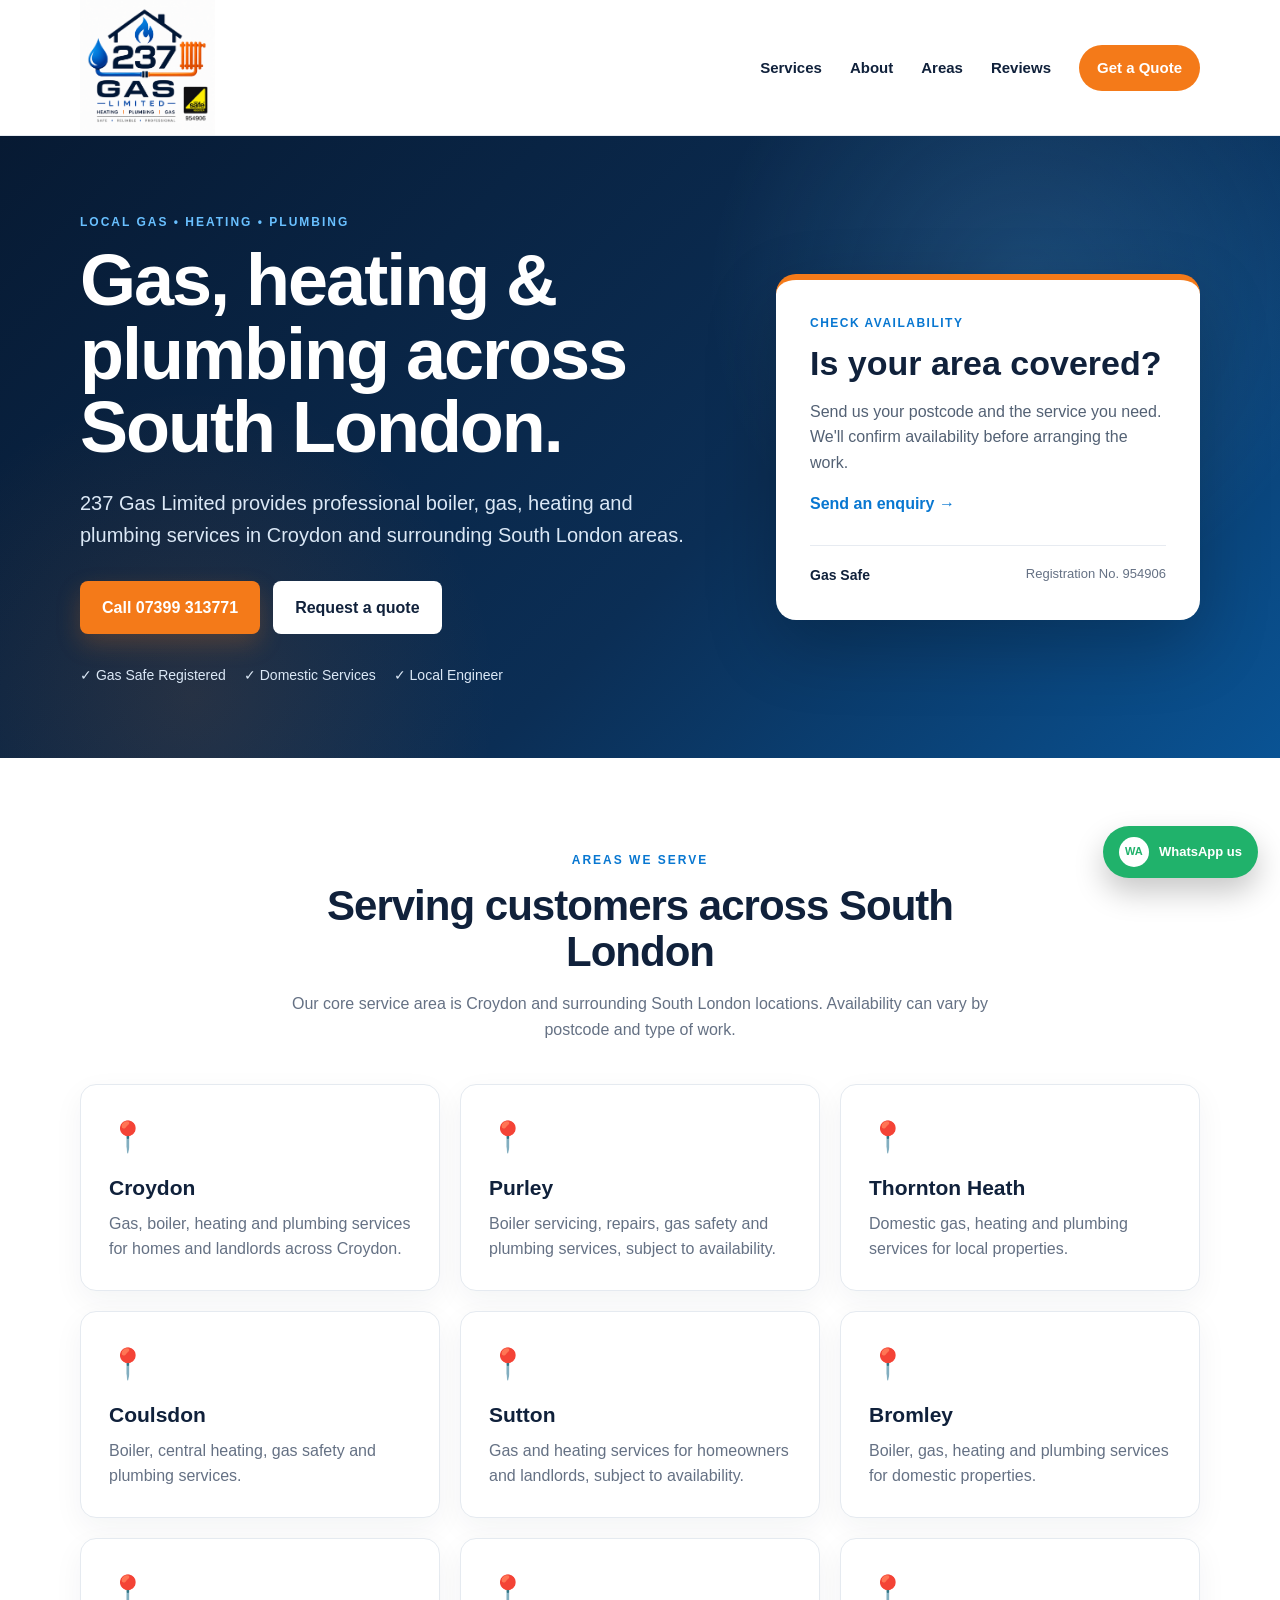
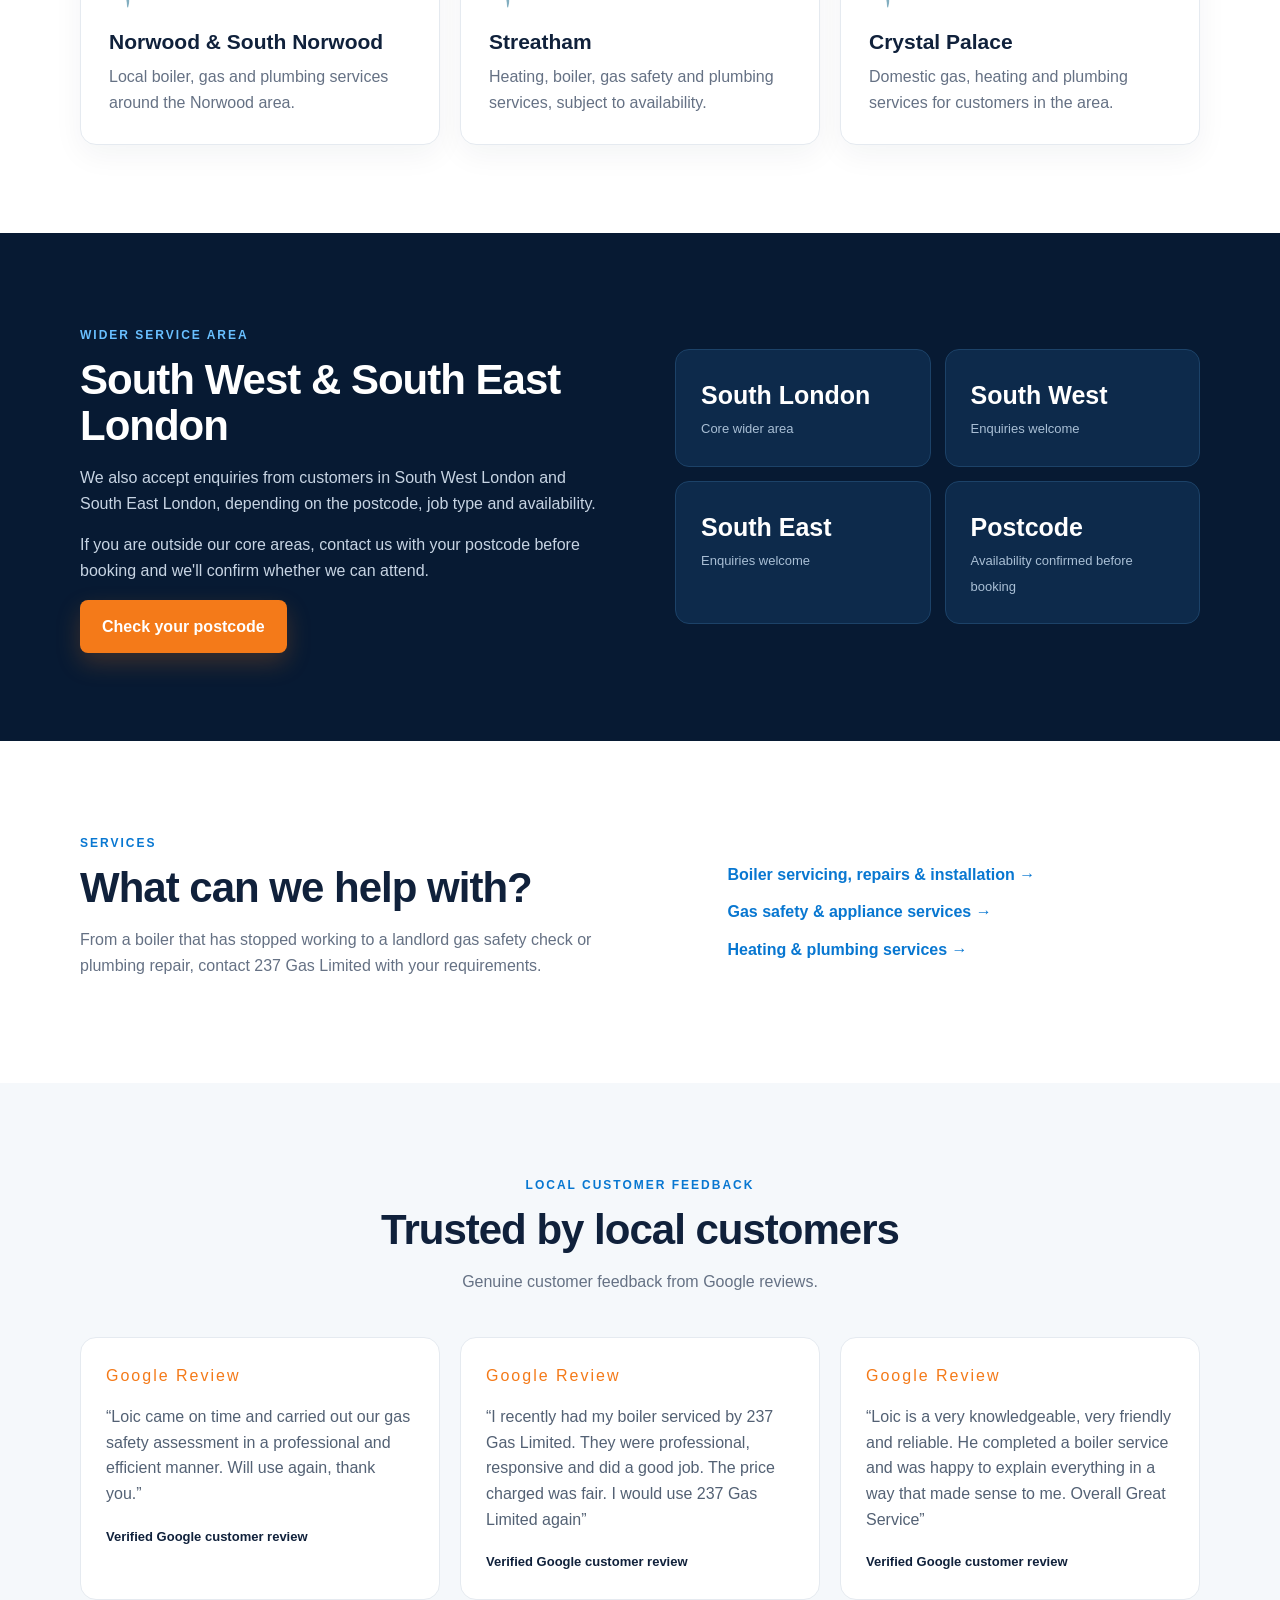
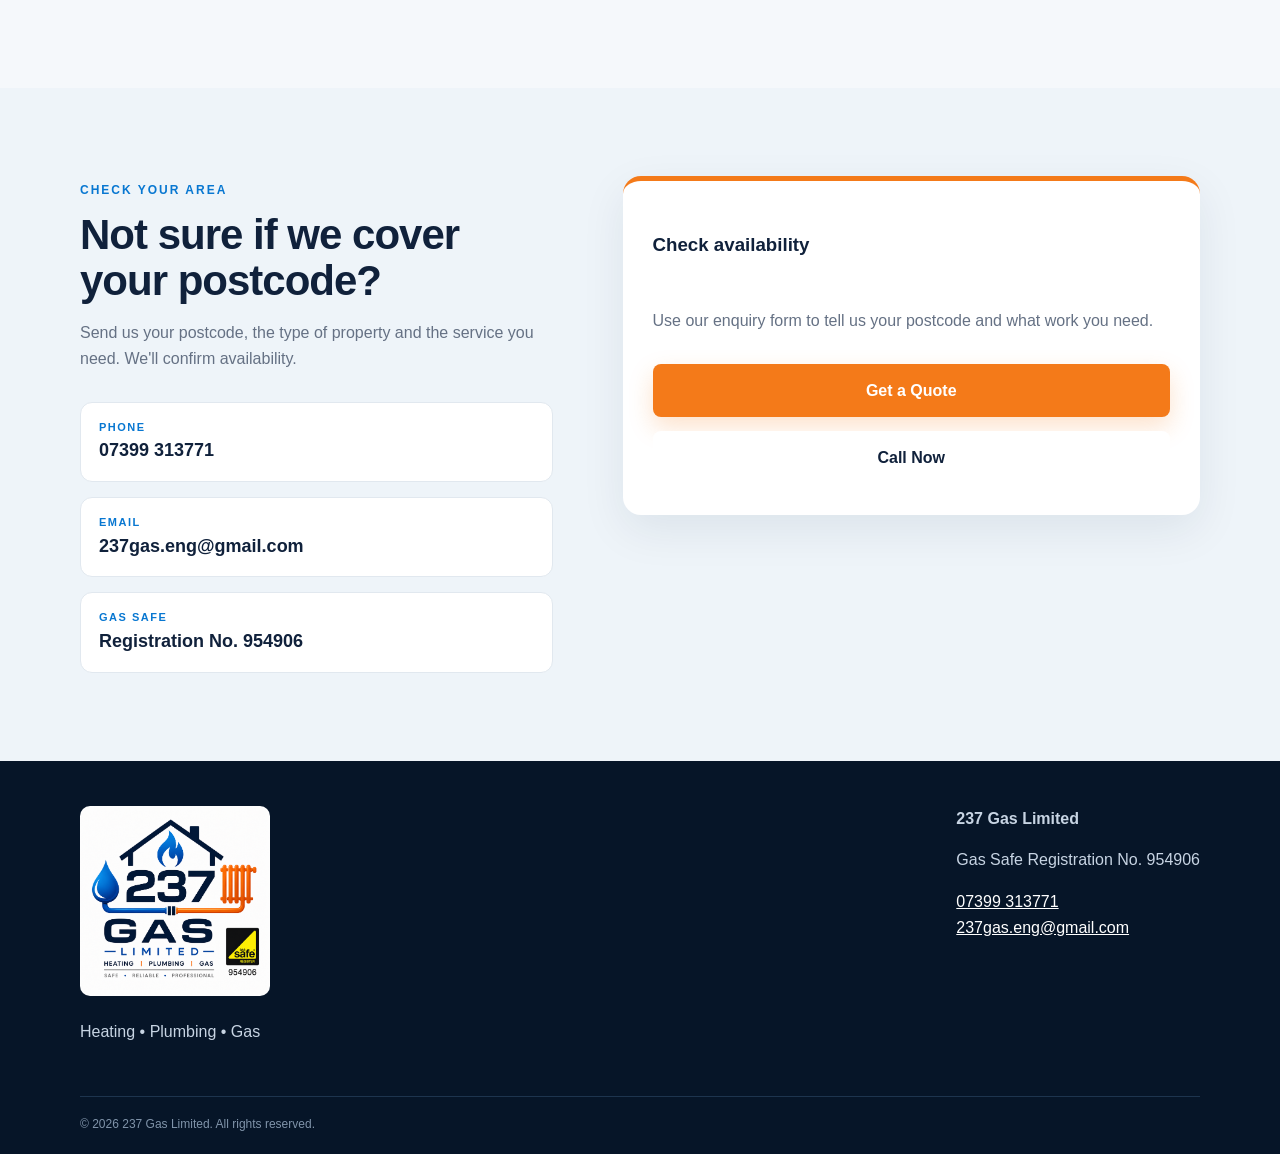
<file: areas/index.html>
<!DOCTYPE html>
<html lang="en-GB">
<head>
<meta charset="UTF-8">
<meta name="viewport" content="width=device-width, initial-scale=1.0">
<title>Areas We Cover | 237 Gas Limited | South London</title>
<meta name="description" content="237 Gas Limited provides gas, boiler, heating and plumbing services across Croydon, South London, South West London and South East London.">
<link rel="icon" href="../assets/237-gas-logo.png">
<link rel="stylesheet" href="../styles.css">
<script type="application/ld+json">
{
  "@context": "https://schema.org",
  "@type": "LocalBusiness",
  "name": "237 Gas Limited",
  "telephone": "+447399313771",
  "email": "237gas.eng@gmail.com",
  "url": "https://www.237gas.co.uk/",
  "areaServed": ["Croydon", "Purley", "Thornton Heath", "Coulsdon", "Sutton", "Bromley", "Norwood", "South Norwood", "Streatham", "Crystal Palace"],
  "sameAs": [],
  "knowsAbout": ["boiler servicing", "boiler repairs", "boiler installation", "gas safety certificates", "central heating", "plumbing"]
}
</script>
</head>
<body>
<header class="site-header">
  <div class="container nav-wrap">
    <a class="brand" href="../index.html"><img src="../assets/237-gas-logo.png" alt="237 Gas Limited logo"></a>
    <button class="menu-toggle" aria-label="Open menu" aria-expanded="false">☰</button>
    <nav class="nav">
      <a href="../index.html#services">Services</a>
      <a href="../index.html#about">About</a>
      <a href="../index.html#areas">Areas</a>
      <a href="../index.html#reviews">Reviews</a>
      <a href="../index.html#contact" class="nav-cta">Get a Quote</a>
    </nav>
  </div>
</header>

<main>
<section class="hero service-hero">
  <div class="container hero-grid">
    <div class="hero-copy">
      <span class="eyebrow">LOCAL GAS • HEATING • PLUMBING</span>
      <h1>Gas, heating & plumbing across South London.</h1>
      <p class="hero-text">237 Gas Limited provides professional boiler, gas, heating and plumbing services in Croydon and surrounding South London areas.</p>
      <div class="hero-actions">
        <a class="btn btn-primary" href="tel:+447399313771">Call 07399 313771</a>
        <a class="btn btn-light" href="../index.html#contact">Request a quote</a>
      </div>
      <div class="trust-row">
        <span>✓ Gas Safe Registered</span>
        <span>✓ Domestic Services</span>
        <span>✓ Local Engineer</span>
      </div>
    </div>
    <div class="hero-card">
      <div class="hero-card-top">CHECK AVAILABILITY</div>
      <h2>Is your area covered?</h2>
      <p>Send us your postcode and the service you need. We'll confirm availability before arranging the work.</p>
      <a href="../index.html#contact" class="text-link">Send an enquiry →</a>
      <div class="registration"><strong>Gas Safe</strong><span>Registration No. 954906</span></div>
    </div>
  </div>
</section>

<section class="section">
<div class="container">
<div class="section-heading">
<span class="eyebrow">AREAS WE SERVE</span>
<h2>Serving customers across South London</h2>
<p>Our core service area is Croydon and surrounding South London locations. Availability can vary by postcode and type of work.</p>
</div>
<div class="cards">
<article class="service-card"><div class="icon">📍</div><h3>Croydon</h3><p>Gas, boiler, heating and plumbing services for homes and landlords across Croydon.</p></article>
<article class="service-card"><div class="icon">📍</div><h3>Purley</h3><p>Boiler servicing, repairs, gas safety and plumbing services, subject to availability.</p></article>
<article class="service-card"><div class="icon">📍</div><h3>Thornton Heath</h3><p>Domestic gas, heating and plumbing services for local properties.</p></article>
<article class="service-card"><div class="icon">📍</div><h3>Coulsdon</h3><p>Boiler, central heating, gas safety and plumbing services.</p></article>
<article class="service-card"><div class="icon">📍</div><h3>Sutton</h3><p>Gas and heating services for homeowners and landlords, subject to availability.</p></article>
<article class="service-card"><div class="icon">📍</div><h3>Bromley</h3><p>Boiler, gas, heating and plumbing services for domestic properties.</p></article>
<article class="service-card"><div class="icon">📍</div><h3>Norwood & South Norwood</h3><p>Local boiler, gas and plumbing services around the Norwood area.</p></article>
<article class="service-card"><div class="icon">📍</div><h3>Streatham</h3><p>Heating, boiler, gas safety and plumbing services, subject to availability.</p></article>
<article class="service-card"><div class="icon">📍</div><h3>Crystal Palace</h3><p>Domestic gas, heating and plumbing services for customers in the area.</p></article>
</div>
</div>
</section>

<section class="section section-dark">
<div class="container about-grid">
<div>
<span class="eyebrow">WIDER SERVICE AREA</span>
<h2>South West & South East London</h2>
<p>We also accept enquiries from customers in South West London and South East London, depending on the postcode, job type and availability.</p>
<p>If you are outside our core areas, contact us with your postcode before booking and we'll confirm whether we can attend.</p>
<a class="btn btn-primary" href="../index.html#contact">Check your postcode</a>
</div>
<div class="credentials">
<div class="credential"><strong>South London</strong><span>Core wider area</span></div>
<div class="credential"><strong>South West</strong><span>Enquiries welcome</span></div>
<div class="credential"><strong>South East</strong><span>Enquiries welcome</span></div>
<div class="credential"><strong>Postcode</strong><span>Availability confirmed before booking</span></div>
</div>
</div>
</section>

<section class="section">
<div class="container areas-grid">
<div>
<span class="eyebrow">SERVICES</span>
<h2>What can we help with?</h2>
<p>From a boiler that has stopped working to a landlord gas safety check or plumbing repair, contact 237 Gas Limited with your requirements.</p>
</div>
<div class="area-box">
<a href="../services/boiler-services.html" class="text-link">Boiler servicing, repairs & installation →</a>
<a href="../services/gas-services.html" class="text-link">Gas safety & appliance services →</a>
<a href="../index.html#services" class="text-link">Heating & plumbing services →</a>
</div>
</div>
</section>

<section class="section section-soft">
<div class="container">
<div class="section-heading">
<span class="eyebrow">LOCAL CUSTOMER FEEDBACK</span>
<h2>Trusted by local customers</h2>
<p>Genuine customer feedback from Google reviews.</p>
</div>
<div class="review-grid">
<article class="review-card"><div class="stars">Google Review</div><p>“Loic came on time and carried out our gas safety assessment in a professional and efficient manner. Will use again, thank you.”</p><strong>Verified Google customer review</strong></article>
<article class="review-card"><div class="stars">Google Review</div><p>“I recently had my boiler serviced by 237 Gas Limited. They were professional, responsive and did a good job. The price charged was fair. I would use 237 Gas Limited again”</p><strong>Verified Google customer review</strong></article>
<article class="review-card"><div class="stars">Google Review</div><p>“Loic is a very knowledgeable, very friendly and reliable. He completed a boiler service and was happy to explain everything in a way that made sense to me. Overall Great Service”</p><strong>Verified Google customer review</strong></article>
</div>
</div>
</section>

<section class="section contact-section">
<div class="container contact-grid">
<div>
<span class="eyebrow">CHECK YOUR AREA</span>
<h2>Not sure if we cover your postcode?</h2>
<p>Send us your postcode, the type of property and the service you need. We'll confirm availability.</p>
<div class="contact-details">
<a href="tel:+447399313771"><span>PHONE</span><strong>07399 313771</strong></a>
<a href="mailto:237gas.eng@gmail.com"><span>EMAIL</span><strong>237gas.eng@gmail.com</strong></a>
<div><span>GAS SAFE</span><strong>Registration No. 954906</strong></div>
</div>
</div>
<div class="quote-form">
<h3>Check availability</h3>
<p>Use our enquiry form to tell us your postcode and what work you need.</p>
<a class="btn btn-primary btn-full" href="../index.html#contact">Get a Quote</a>
<a class="btn btn-light btn-full" href="tel:+447399313771">Call Now</a>
</div>
</div>
</section>
</main>

<footer class="footer">
<div class="container footer-grid">
<div><img src="../assets/237-gas-logo.png" alt="237 Gas Limited" class="footer-logo"><p>Heating • Plumbing • Gas</p></div>
<div><strong>237 Gas Limited</strong><p>Gas Safe Registration No. 954906</p><p><a href="tel:+447399313771">07399 313771</a><br><a href="mailto:237gas.eng@gmail.com">237gas.eng@gmail.com</a></p></div>
</div>
<div class="container copyright">© 2026 237 Gas Limited. All rights reserved.</div>
</footer>
<script src="../script.js"></script>
<a class="whatsapp-float" href="https://wa.me/447399313771?text=Hello%20237%20Gas%20Limited%2C%20I%20would%20like%20to%20make%20an%20enquiry." target="_blank" rel="noopener" aria-label="Message 237 Gas Limited on WhatsApp"><span>WA</span><strong>WhatsApp us</strong></a>
<div class="mobile-callbar"><a href="tel:+447399313771">Call 07399 313771</a><a href="https://wa.me/447399313771?text=Hello%20237%20Gas%20Limited%2C%20I%20would%20like%20to%20make%20an%20enquiry." target="_blank" rel="noopener">WhatsApp</a></div>
</body>
</html>
</file>
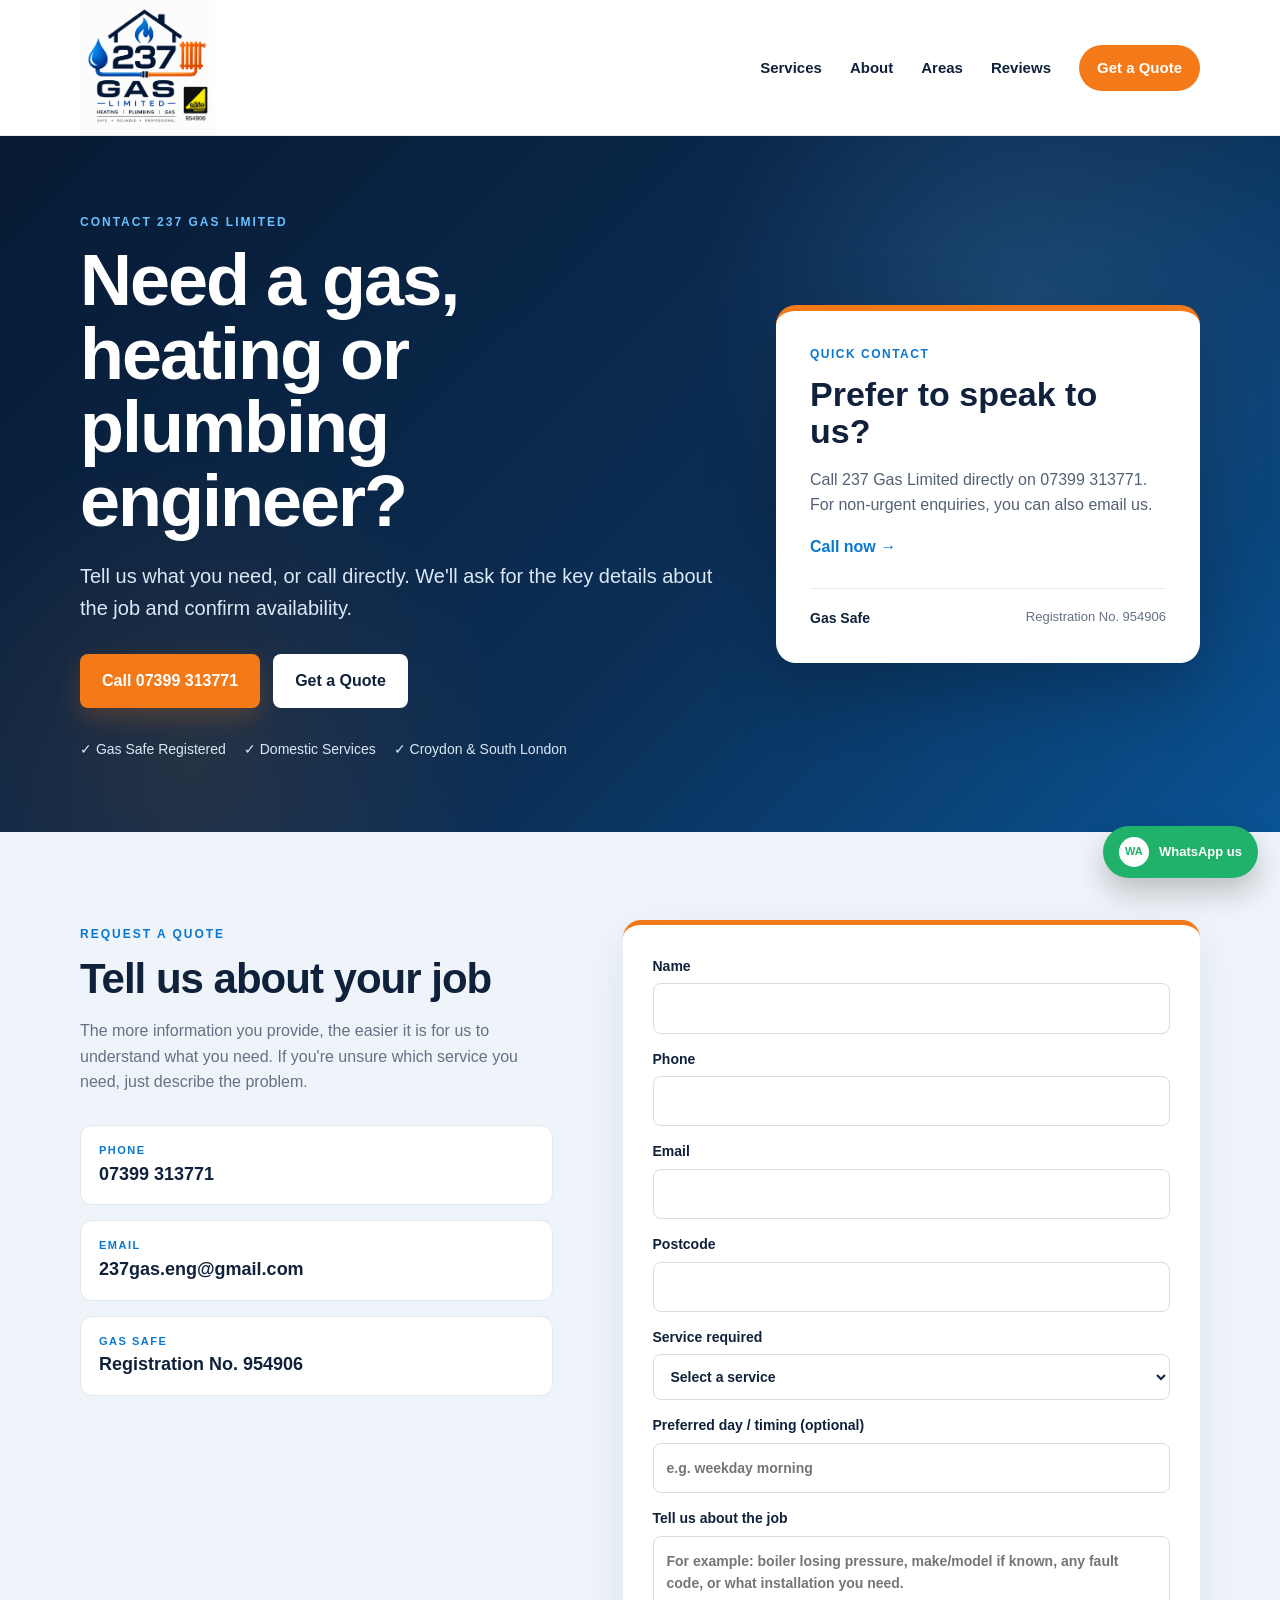
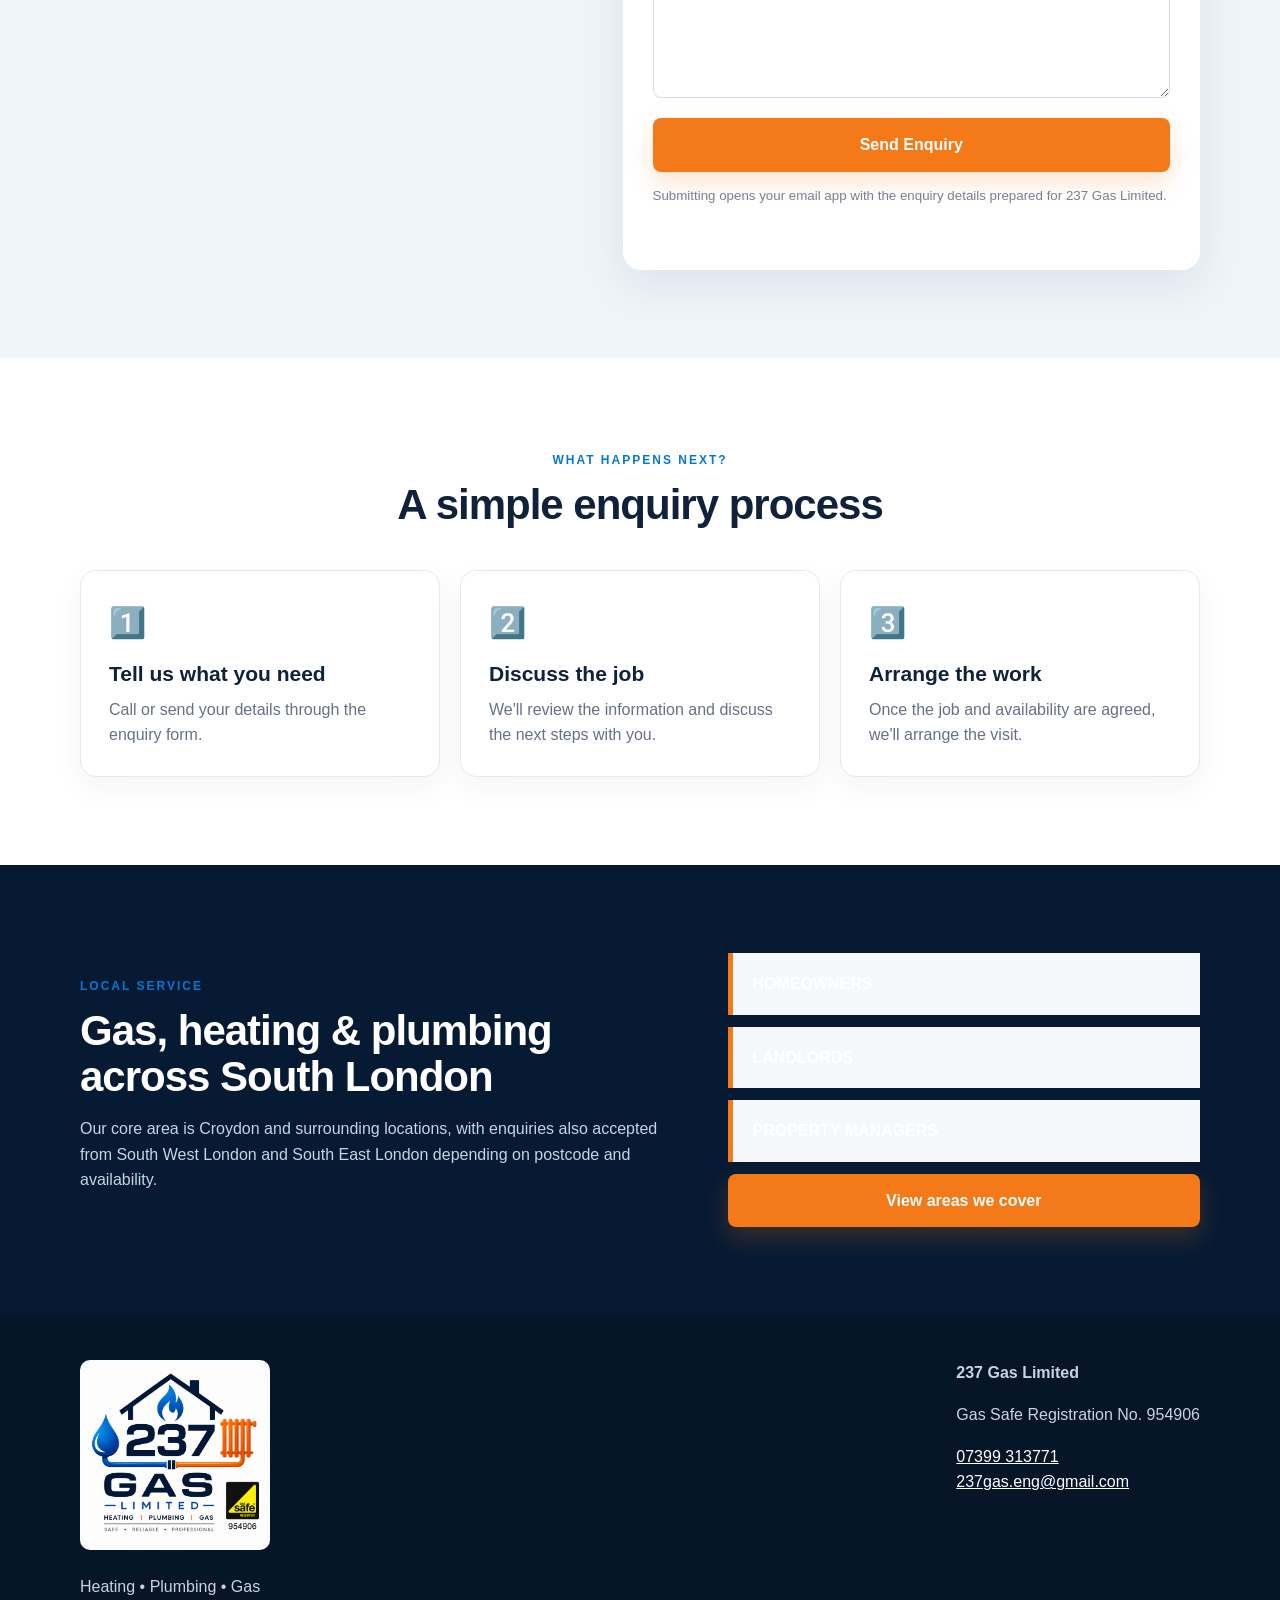
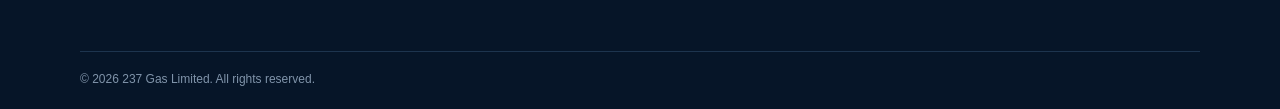
<file: contact/index.html>
<!DOCTYPE html>
<html lang="en-GB">
<head>
<meta charset="UTF-8">
<meta name="viewport" content="width=device-width, initial-scale=1.0">
<title>Contact 237 Gas Limited | Get a Quote | Croydon & South London</title>
<meta name="description" content="Contact 237 Gas Limited for boiler, gas, heating and plumbing services in Croydon and South London. Call 07399 313771 or request a quote online.">
<link rel="icon" href="../assets/237-gas-logo.png">
<link rel="stylesheet" href="../styles.css">
<script type="application/ld+json">
{
  "@context": "https://schema.org",
  "@type": "LocalBusiness",
  "name": "237 Gas Limited",
  "telephone": "+447399313771",
  "email": "237gas.eng@gmail.com",
  "url": "https://www.237gas.co.uk/",
  "areaServed": ["Croydon", "Purley", "Thornton Heath", "Coulsdon", "Sutton", "Bromley", "Norwood", "South Norwood", "Streatham", "Crystal Palace"],
  "sameAs": [],
  "knowsAbout": ["boiler servicing", "boiler repairs", "boiler installation", "gas safety certificates", "central heating", "plumbing"]
}
</script>
</head>
<body>
<header class="site-header">
  <div class="container nav-wrap">
    <a class="brand" href="../index.html"><img src="../assets/237-gas-logo.png" alt="237 Gas Limited logo"></a>
    <button class="menu-toggle" aria-label="Open menu" aria-expanded="false">☰</button>
    <nav class="nav">
      <a href="../index.html#services">Services</a>
      <a href="../index.html#about">About</a>
      <a href="../areas/index.html">Areas</a>
      <a href="../index.html#reviews">Reviews</a>
      <a href="#contact-form" class="nav-cta">Get a Quote</a>
    </nav>
  </div>
</header>

<main>
<section class="hero service-hero">
  <div class="container hero-grid">
    <div class="hero-copy">
      <span class="eyebrow">CONTACT 237 GAS LIMITED</span>
      <h1>Need a gas, heating or plumbing engineer?</h1>
      <p class="hero-text">Tell us what you need, or call directly. We'll ask for the key details about the job and confirm availability.</p>
      <div class="hero-actions">
        <a class="btn btn-primary" href="tel:+447399313771">Call 07399 313771</a>
        <a class="btn btn-light" href="#contact-form">Get a Quote</a>
      </div>
      <div class="trust-row">
        <span>✓ Gas Safe Registered</span>
        <span>✓ Domestic Services</span>
        <span>✓ Croydon & South London</span>
      </div>
    </div>
    <div class="hero-card">
      <div class="hero-card-top">QUICK CONTACT</div>
      <h2>Prefer to speak to us?</h2>
      <p>Call 237 Gas Limited directly on 07399 313771. For non-urgent enquiries, you can also email us.</p>
      <a href="tel:+447399313771" class="text-link">Call now →</a>
      <div class="registration"><strong>Gas Safe</strong><span>Registration No. 954906</span></div>
    </div>
  </div>
</section>

<section id="contact-form" class="section contact-section">
<div class="container contact-grid">
<div>
<span class="eyebrow">REQUEST A QUOTE</span>
<h2>Tell us about your job</h2>
<p>The more information you provide, the easier it is for us to understand what you need. If you're unsure which service you need, just describe the problem.</p>
<div class="contact-details">
<a href="tel:+447399313771"><span>PHONE</span><strong>07399 313771</strong></a>
<a href="mailto:237gas.eng@gmail.com"><span>EMAIL</span><strong>237gas.eng@gmail.com</strong></a>
<div><span>GAS SAFE</span><strong>Registration No. 954906</strong></div>
</div>
</div>

<form id="contactForm" class="quote-form">
<label>Name<input name="name" autocomplete="name" required></label>
<label>Phone<input name="phone" type="tel" autocomplete="tel" required></label>
<label>Email<input name="email" type="email" autocomplete="email"></label>
<label>Postcode<input name="postcode" autocomplete="postal-code" required></label>
<label>Service required
<select name="service" required>
<option value="">Select a service</option>
<option>Boiler service</option>
<option>Boiler repair / fault finding</option>
<option>Emergency boiler repair</option>
<option>Boiler installation / replacement</option>
<option>Central heating</option>
<option>Radiators</option>
<option>Gas safety certificate</option>
<option>Landlord CP12</option>
<option>Gas hob / cooker installation</option>
<option>Gas appliance installation</option>
<option>Plumbing repair</option>
<option>Plumbing installation</option>
<option>Other</option>
</select>
</label>
<label>Preferred day / timing (optional)<input name="preferred" placeholder="e.g. weekday morning"></label>
<label>Tell us about the job<textarea name="message" rows="6" required placeholder="For example: boiler losing pressure, make/model if known, any fault code, or what installation you need."></textarea></label>
<button class="btn btn-primary btn-full" type="submit">Send Enquiry</button>
<small>Submitting opens your email app with the enquiry details prepared for 237 Gas Limited.</small>
<div id="formStatus" class="form-status" aria-live="polite"></div>
</form>
</div>
</section>

<section class="section">
<div class="container">
<div class="section-heading">
<span class="eyebrow">WHAT HAPPENS NEXT?</span>
<h2>A simple enquiry process</h2>
</div>
<div class="cards">
<article class="service-card"><div class="icon">1️⃣</div><h3>Tell us what you need</h3><p>Call or send your details through the enquiry form.</p></article>
<article class="service-card"><div class="icon">2️⃣</div><h3>Discuss the job</h3><p>We'll review the information and discuss the next steps with you.</p></article>
<article class="service-card"><div class="icon">3️⃣</div><h3>Arrange the work</h3><p>Once the job and availability are agreed, we'll arrange the visit.</p></article>
</div>
</div>
</section>

<section class="section section-dark">
<div class="container areas-grid">
<div>
<span class="eyebrow">LOCAL SERVICE</span>
<h2>Gas, heating & plumbing across South London</h2>
<p>Our core area is Croydon and surrounding locations, with enquiries also accepted from South West London and South East London depending on postcode and availability.</p>
</div>
<div class="area-box">
<span>HOMEOWNERS</span>
<span>LANDLORDS</span>
<span>PROPERTY MANAGERS</span>
<a class="btn btn-primary" href="../areas/index.html">View areas we cover</a>
</div>
</div>
</section>
</main>

<footer class="footer">
<div class="container footer-grid">
<div><img src="../assets/237-gas-logo.png" alt="237 Gas Limited" class="footer-logo"><p>Heating • Plumbing • Gas</p></div>
<div><strong>237 Gas Limited</strong><p>Gas Safe Registration No. 954906</p><p><a href="tel:+447399313771">07399 313771</a><br><a href="mailto:237gas.eng@gmail.com">237gas.eng@gmail.com</a></p></div>
</div>
<div class="container copyright">© 2026 237 Gas Limited. All rights reserved.</div>
</footer>

<script src="../script.js"></script>
<script>
document.getElementById('contactForm')?.addEventListener('submit', function(event) {
  event.preventDefault();
  const form = new FormData(event.currentTarget);
  const body =
`Name: ${form.get('name')}
Phone: ${form.get('phone')}
Email: ${form.get('email')}
Postcode: ${form.get('postcode')}
Service: ${form.get('service')}
Preferred timing: ${form.get('preferred') || 'Not specified'}

Job details:
${form.get('message')}`;

  document.getElementById('formStatus').textContent = 'Opening your email app…';
  window.location.href =
    `mailto:237gas.eng@gmail.com?subject=${encodeURIComponent('237 Gas Limited website enquiry - ' + form.get('service'))}&body=${encodeURIComponent(body)}`;
});
</script>
<a class="whatsapp-float" href="https://wa.me/447399313771?text=Hello%20237%20Gas%20Limited%2C%20I%20would%20like%20to%20make%20an%20enquiry." target="_blank" rel="noopener" aria-label="Message 237 Gas Limited on WhatsApp"><span>WA</span><strong>WhatsApp us</strong></a>
<div class="mobile-callbar"><a href="tel:+447399313771">Call 07399 313771</a><a href="https://wa.me/447399313771?text=Hello%20237%20Gas%20Limited%2C%20I%20would%20like%20to%20make%20an%20enquiry." target="_blank" rel="noopener">WhatsApp</a></div>
</body>
</html>
</file>
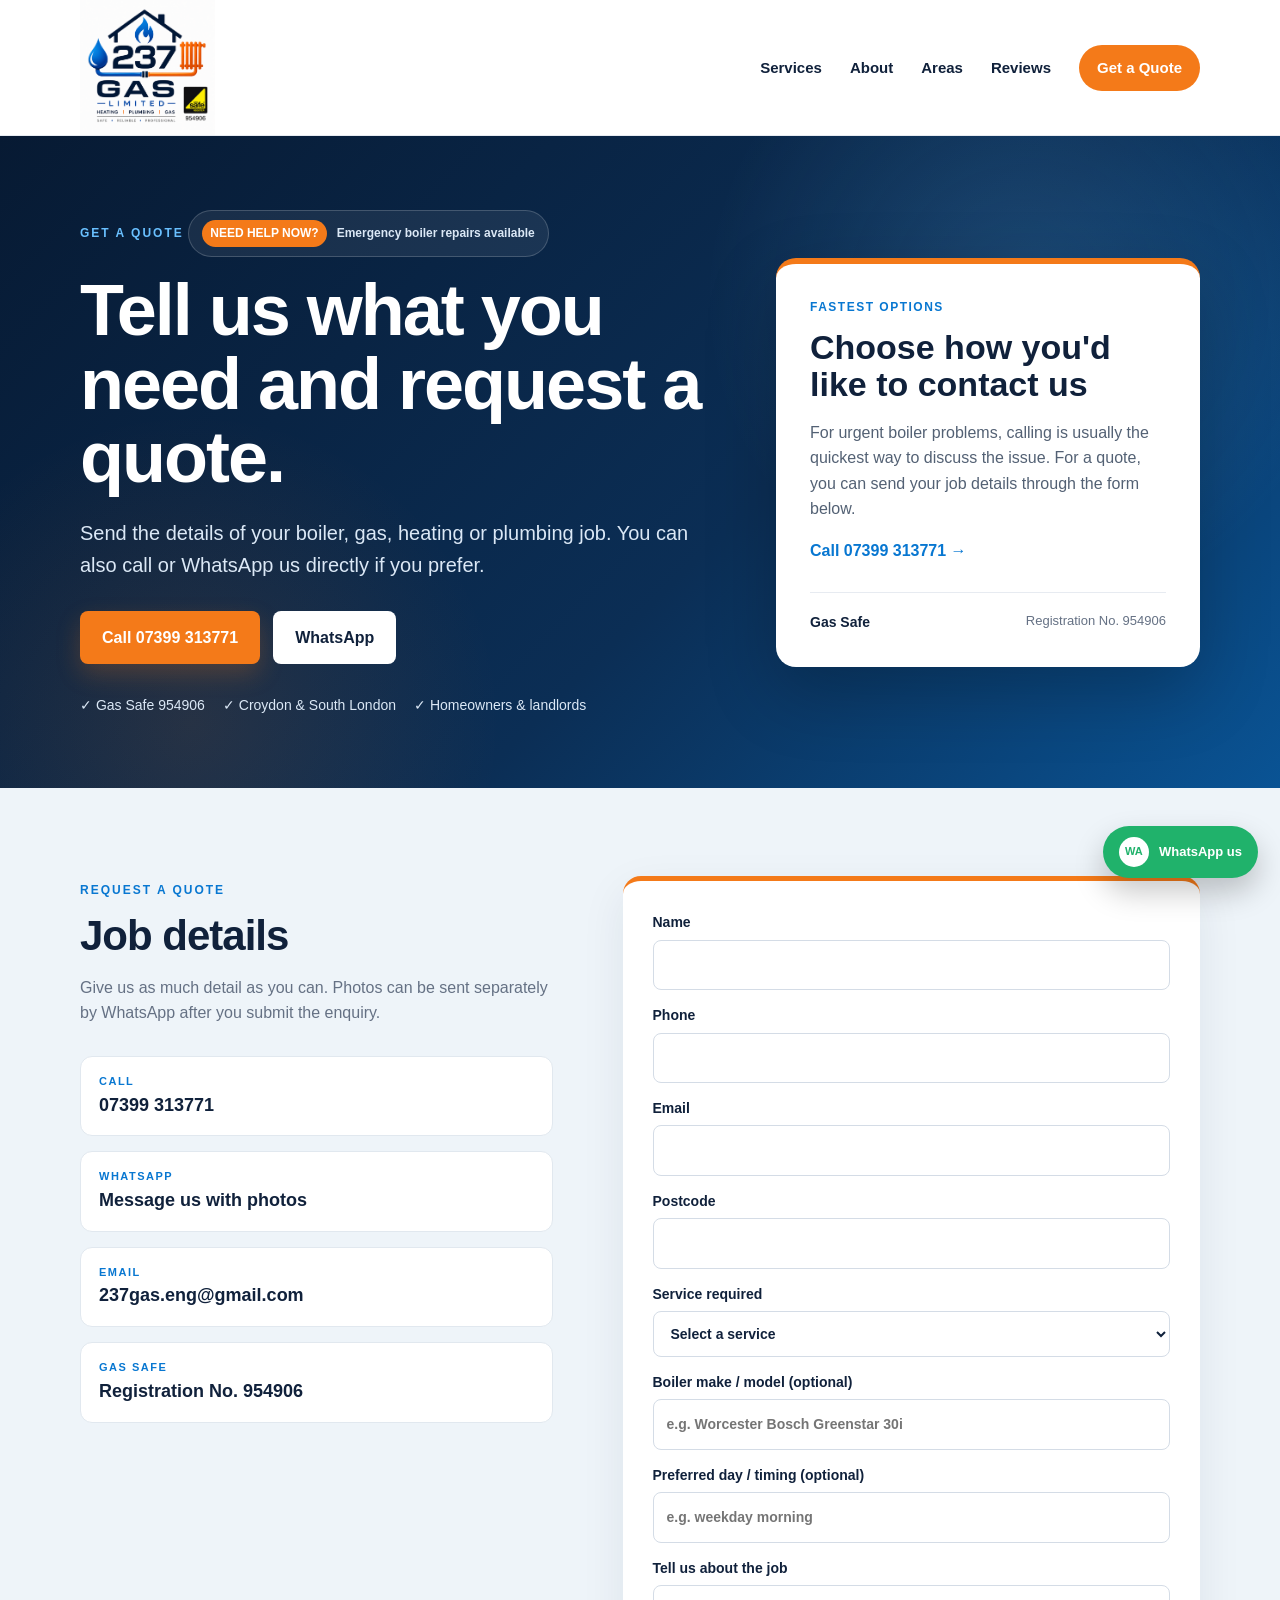
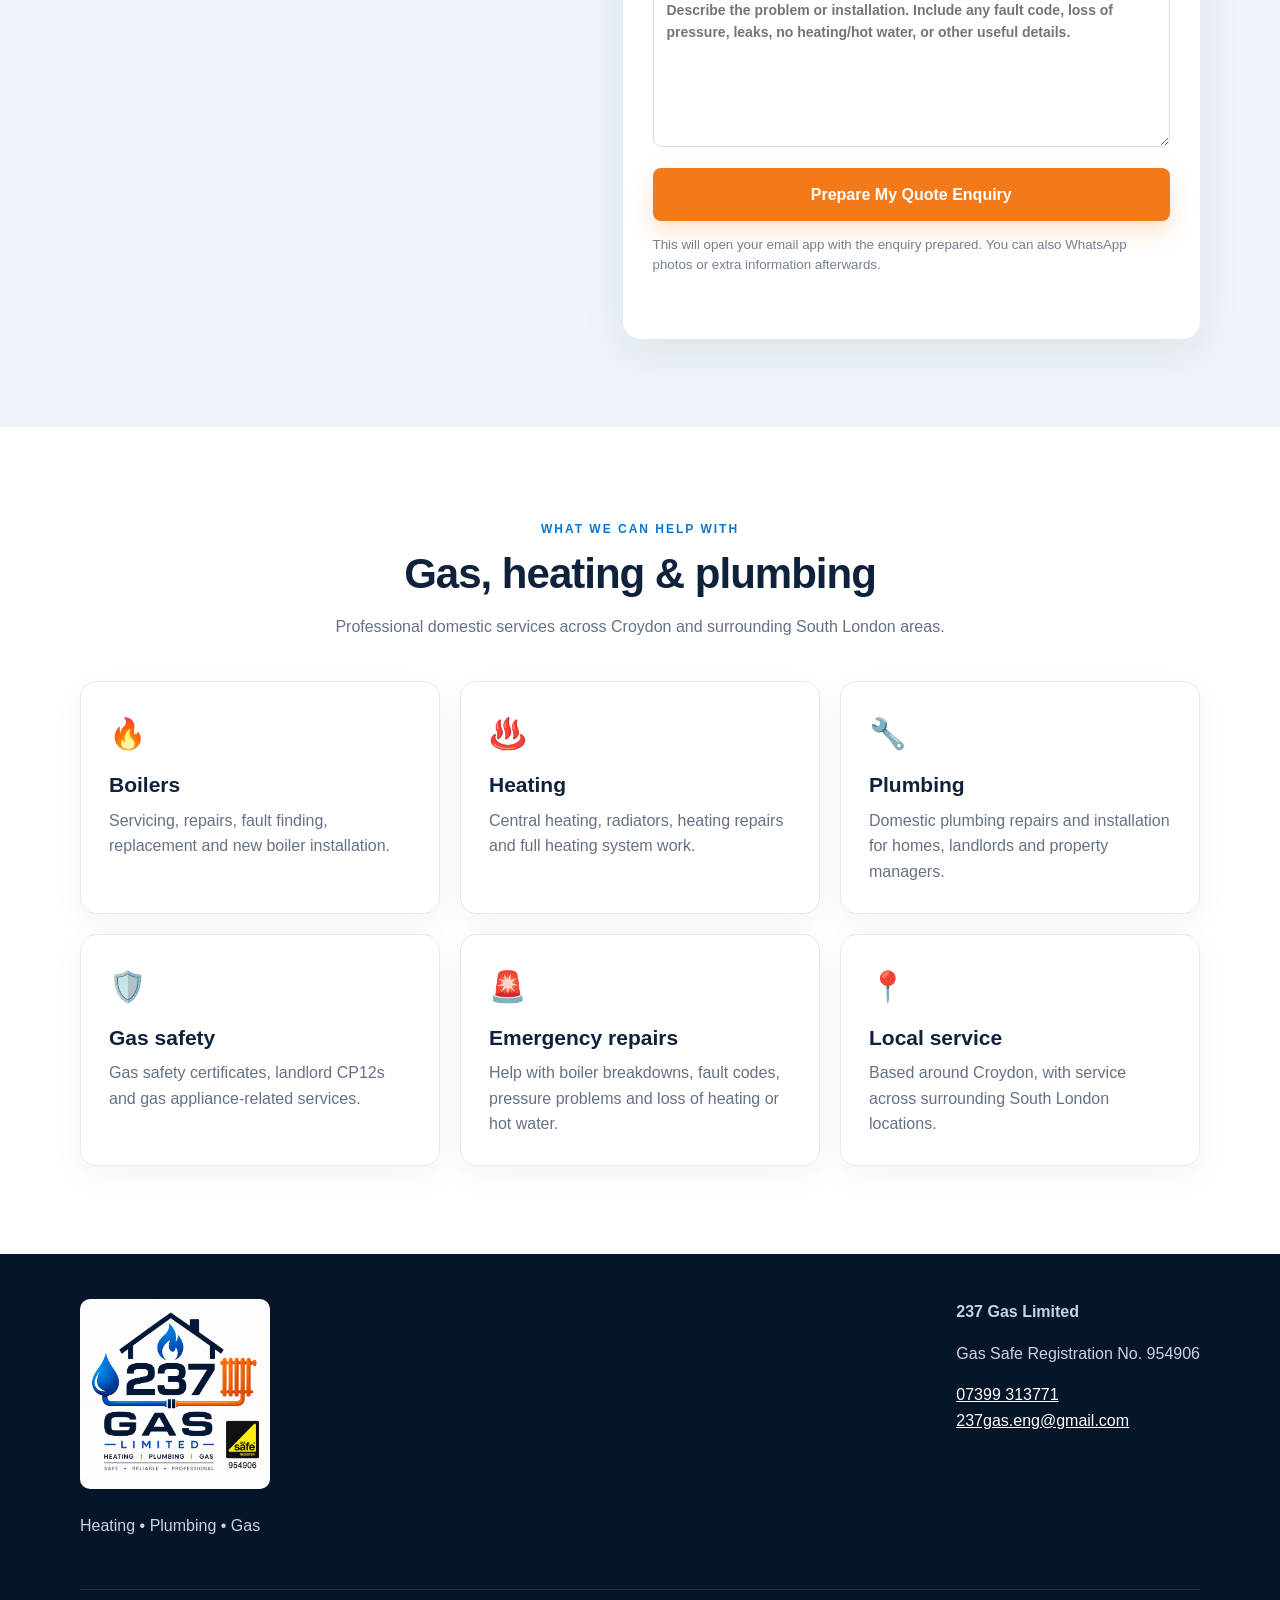
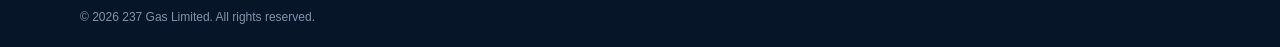
<file: quote/index.html>
<!DOCTYPE html>
<html lang="en-GB">
<head>
<meta charset="UTF-8">
<meta name="viewport" content="width=device-width, initial-scale=1.0">
<title>Get a Quote | 237 Gas Limited | Croydon & South London</title>
<meta name="description" content="Request a quote from 237 Gas Limited for boiler, gas, heating and plumbing work in Croydon and South London. Call, WhatsApp or send your job details online.">
<meta name="theme-color" content="#071a33">
<link rel="icon" href="../assets/237-gas-logo.png">
<link rel="stylesheet" href="../styles.css">
<script type="application/ld+json">
{
  "@context":"https://schema.org",
  "@type":"Service",
  "serviceType":"Gas, heating and plumbing quotation service",
  "provider":{"@type":"LocalBusiness","name":"237 Gas Limited","telephone":"+447399313771","email":"237gas.eng@gmail.com"},
  "areaServed":["Croydon","Purley","Thornton Heath","Coulsdon","Sutton","Bromley","Norwood","South Norwood","Streatham","Crystal Palace"]
}
</script>
</head>
<body>
<header class="site-header">
  <div class="container nav-wrap">
    <a class="brand" href="../index.html"><img src="../assets/237-gas-logo.png" alt="237 Gas Limited logo"></a>
    <button class="menu-toggle" aria-label="Open menu" aria-expanded="false">☰</button>
    <nav class="nav" aria-label="Main navigation">
      <a href="../index.html#services">Services</a>
      <a href="../about/index.html">About</a>
      <a href="../areas/index.html">Areas</a>
      <a href="../index.html#reviews">Reviews</a>
      <a href="#quote-form" class="nav-cta">Get a Quote</a>
    </nav>
  </div>
</header>
<main>
<section class="hero service-hero">
  <div class="container hero-grid">
    <div class="hero-copy">
      <span class="eyebrow">GET A QUOTE</span>
      <div class="hero-alert"><span>NEED HELP NOW?</span><strong>Emergency boiler repairs available</strong></div>
      <h1>Tell us what you need and request a quote.</h1>
      <p class="hero-text">Send the details of your boiler, gas, heating or plumbing job. You can also call or WhatsApp us directly if you prefer.</p>
      <div class="hero-actions">
        <a class="btn btn-primary" href="tel:+447399313771">Call 07399 313771</a>
        <a class="btn btn-light" href="https://wa.me/447399313771?text=Hello%20237%20Gas%20Limited%2C%20I%27d%20like%20to%20request%20a%20quote." target="_blank" rel="noopener">WhatsApp</a>
      </div>
      <div class="trust-row"><span>✓ Gas Safe 954906</span><span>✓ Croydon & South London</span><span>✓ Homeowners & landlords</span></div>
    </div>
    <div class="hero-card">
      <div class="hero-card-top">FASTEST OPTIONS</div>
      <h2>Choose how you'd like to contact us</h2>
      <p>For urgent boiler problems, calling is usually the quickest way to discuss the issue. For a quote, you can send your job details through the form below.</p>
      <a href="tel:+447399313771" class="text-link">Call 07399 313771 →</a>
      <div class="registration"><strong>Gas Safe</strong><span>Registration No. 954906</span></div>
    </div>
  </div>
</section>

<section id="quote-form" class="section contact-section">
<div class="container contact-grid">
<div>
<span class="eyebrow">REQUEST A QUOTE</span>
<h2>Job details</h2>
<p>Give us as much detail as you can. Photos can be sent separately by WhatsApp after you submit the enquiry.</p>
<div class="contact-details">
<a href="tel:+447399313771"><span>CALL</span><strong>07399 313771</strong></a>
<a href="https://wa.me/447399313771?text=Hello%20237%20Gas%20Limited%2C%20I%27d%20like%20to%20send%20job%20details." target="_blank" rel="noopener"><span>WHATSAPP</span><strong>Message us with photos</strong></a>
<a href="mailto:237gas.eng@gmail.com"><span>EMAIL</span><strong>237gas.eng@gmail.com</strong></a>
<div><span>GAS SAFE</span><strong>Registration No. 954906</strong></div>
</div>
</div>
<form id="quoteForm" class="quote-form">
<label>Name<input name="name" autocomplete="name" required></label>
<label>Phone<input name="phone" type="tel" autocomplete="tel" required></label>
<label>Email<input name="email" type="email" autocomplete="email"></label>
<label>Postcode<input name="postcode" autocomplete="postal-code" required></label>
<label>Service required
<select name="service" required>
<option value="">Select a service</option>
<option>Boiler service</option><option>Boiler repair / fault finding</option><option>Emergency boiler repair</option><option>Boiler installation / replacement</option><option>Central heating</option><option>Radiators / heating</option><option>Gas safety certificate</option><option>Landlord CP12</option><option>Gas hob / cooker installation</option><option>Gas appliance installation</option><option>Plumbing repair</option><option>Plumbing installation</option><option>Other</option>
</select></label>
<label>Boiler make / model (optional)<input name="boiler" placeholder="e.g. Worcester Bosch Greenstar 30i"></label>
<label>Preferred day / timing (optional)<input name="preferred" placeholder="e.g. weekday morning"></label>
<label>Tell us about the job<textarea name="message" rows="6" required placeholder="Describe the problem or installation. Include any fault code, loss of pressure, leaks, no heating/hot water, or other useful details."></textarea></label>
<button class="btn btn-primary btn-full" type="submit">Prepare My Quote Enquiry</button>
<small>This will open your email app with the enquiry prepared. You can also WhatsApp photos or extra information afterwards.</small>
<div id="quoteStatus" class="form-status" aria-live="polite"></div>
</form>
</div>
</section>

<section class="section">
<div class="container">
<div class="section-heading"><span class="eyebrow">WHAT WE CAN HELP WITH</span><h2>Gas, heating & plumbing</h2><p>Professional domestic services across Croydon and surrounding South London areas.</p></div>
<div class="cards">
<article class="service-card"><div class="icon">🔥</div><h3>Boilers</h3><p>Servicing, repairs, fault finding, replacement and new boiler installation.</p></article>
<article class="service-card"><div class="icon">♨️</div><h3>Heating</h3><p>Central heating, radiators, heating repairs and full heating system work.</p></article>
<article class="service-card"><div class="icon">🔧</div><h3>Plumbing</h3><p>Domestic plumbing repairs and installation for homes, landlords and property managers.</p></article>
<article class="service-card"><div class="icon">🛡️</div><h3>Gas safety</h3><p>Gas safety certificates, landlord CP12s and gas appliance-related services.</p></article>
<article class="service-card"><div class="icon">🚨</div><h3>Emergency repairs</h3><p>Help with boiler breakdowns, fault codes, pressure problems and loss of heating or hot water.</p></article>
<article class="service-card"><div class="icon">📍</div><h3>Local service</h3><p>Based around Croydon, with service across surrounding South London locations.</p></article>
</div>
</div>
</section>
</main>
<footer class="footer">
<div class="container footer-grid"><div><img src="../assets/237-gas-logo.png" alt="237 Gas Limited" class="footer-logo"><p>Heating • Plumbing • Gas</p></div><div><strong>237 Gas Limited</strong><p>Gas Safe Registration No. 954906</p><p><a href="tel:+447399313771">07399 313771</a><br><a href="mailto:237gas.eng@gmail.com">237gas.eng@gmail.com</a></p></div></div>
<div class="container copyright">© 2026 237 Gas Limited. All rights reserved.</div>
</footer>
<script src="../script.js"></script>
<script>
document.getElementById('quoteForm')?.addEventListener('submit', function(event) {
  event.preventDefault();
  const form = new FormData(event.currentTarget);
  const body = `Name: ${form.get('name')}\nPhone: ${form.get('phone')}\nEmail: ${form.get('email') || 'Not provided'}\nPostcode: ${form.get('postcode')}\nService: ${form.get('service')}\nBoiler make/model: ${form.get('boiler') || 'Not provided'}\nPreferred timing: ${form.get('preferred') || 'Not specified'}\n\nJob details:\n${form.get('message')}`;
  document.getElementById('quoteStatus').textContent = 'Opening your email app…';
  window.location.href = `mailto:237gas.eng@gmail.com?subject=${encodeURIComponent('Quote enquiry - ' + form.get('service') + ' - ' + form.get('postcode'))}&body=${encodeURIComponent(body)}`;
});
</script>
<a class="whatsapp-float" href="https://wa.me/447399313771?text=Hello%20237%20Gas%20Limited%2C%20I%27d%20like%20to%20request%20a%20quote." target="_blank" rel="noopener" aria-label="Message 237 Gas Limited on WhatsApp"><span>WA</span><strong>WhatsApp us</strong></a>
<div class="mobile-callbar"><a href="tel:+447399313771">Call 07399 313771</a><a href="https://wa.me/447399313771?text=Hello%20237%20Gas%20Limited%2C%20I%27d%20like%20to%20request%20a%20quote." target="_blank" rel="noopener">WhatsApp</a></div>
</body>
</html>
</file>
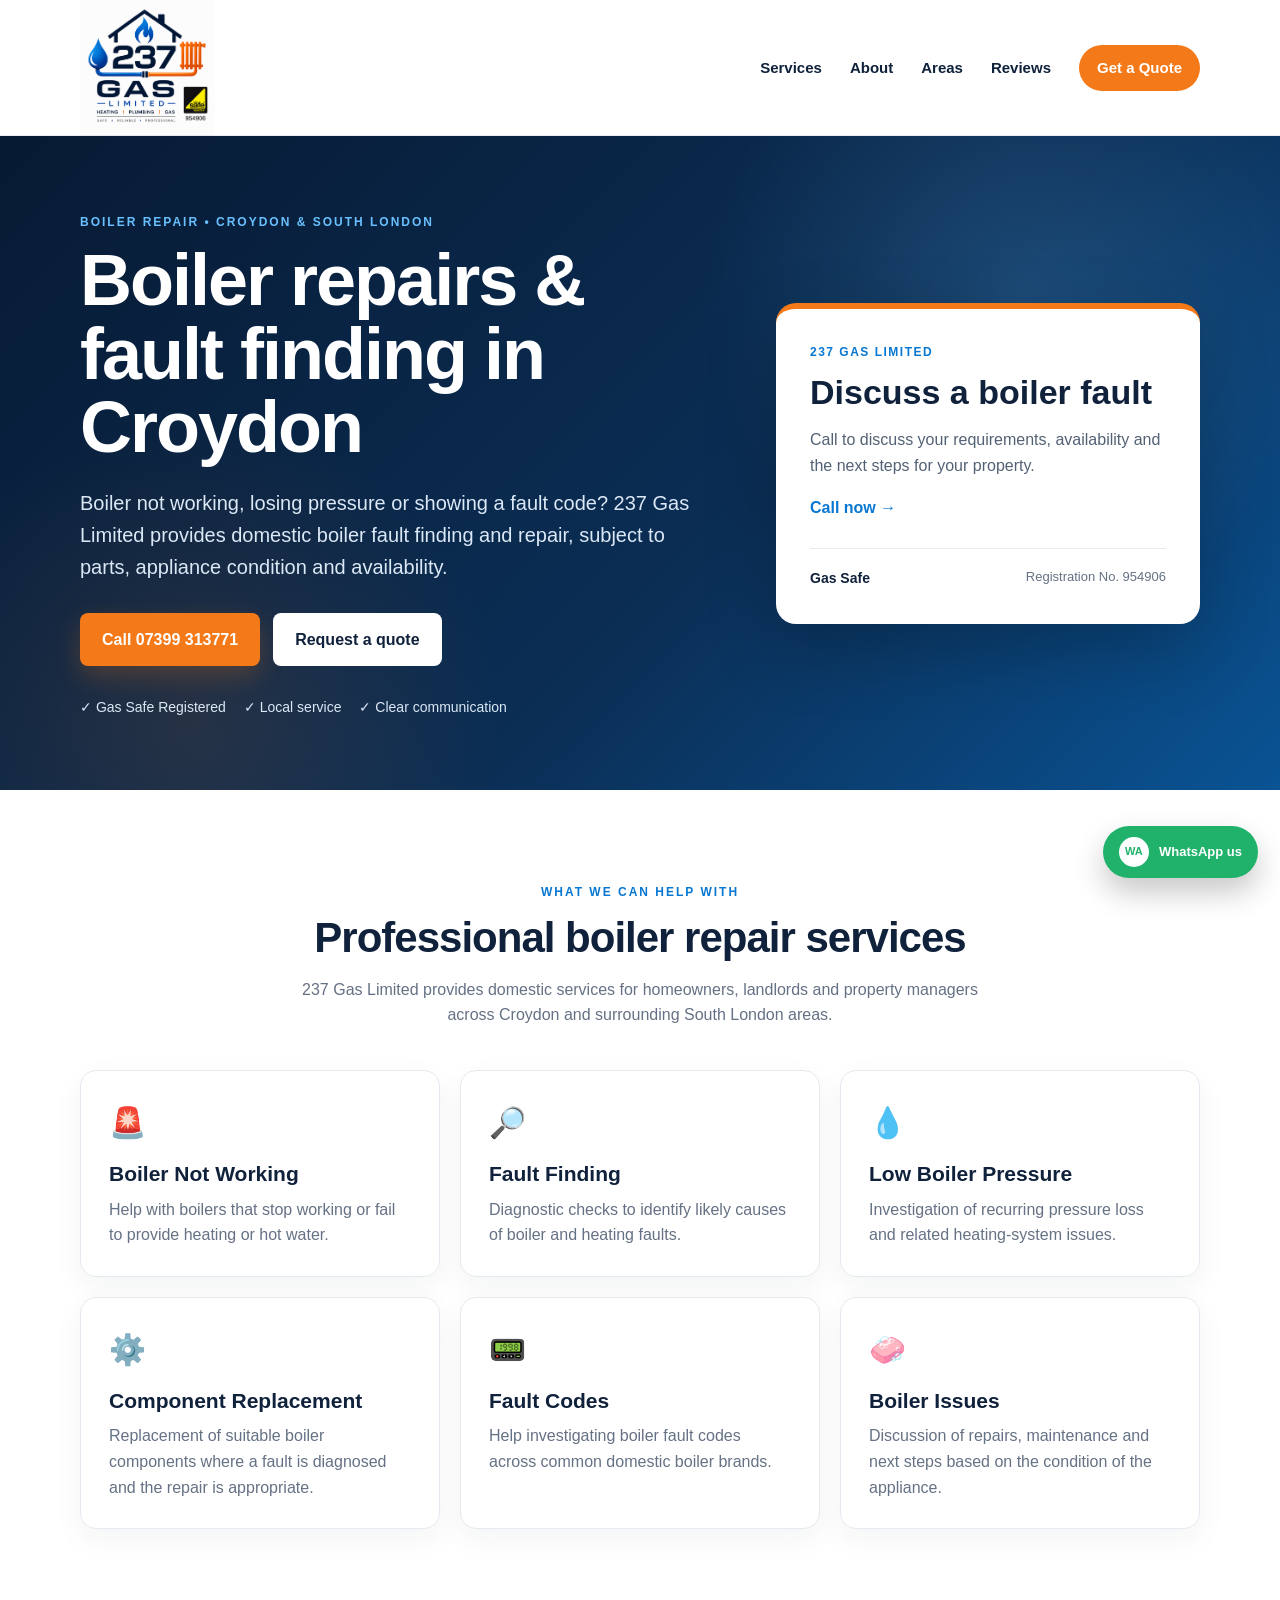
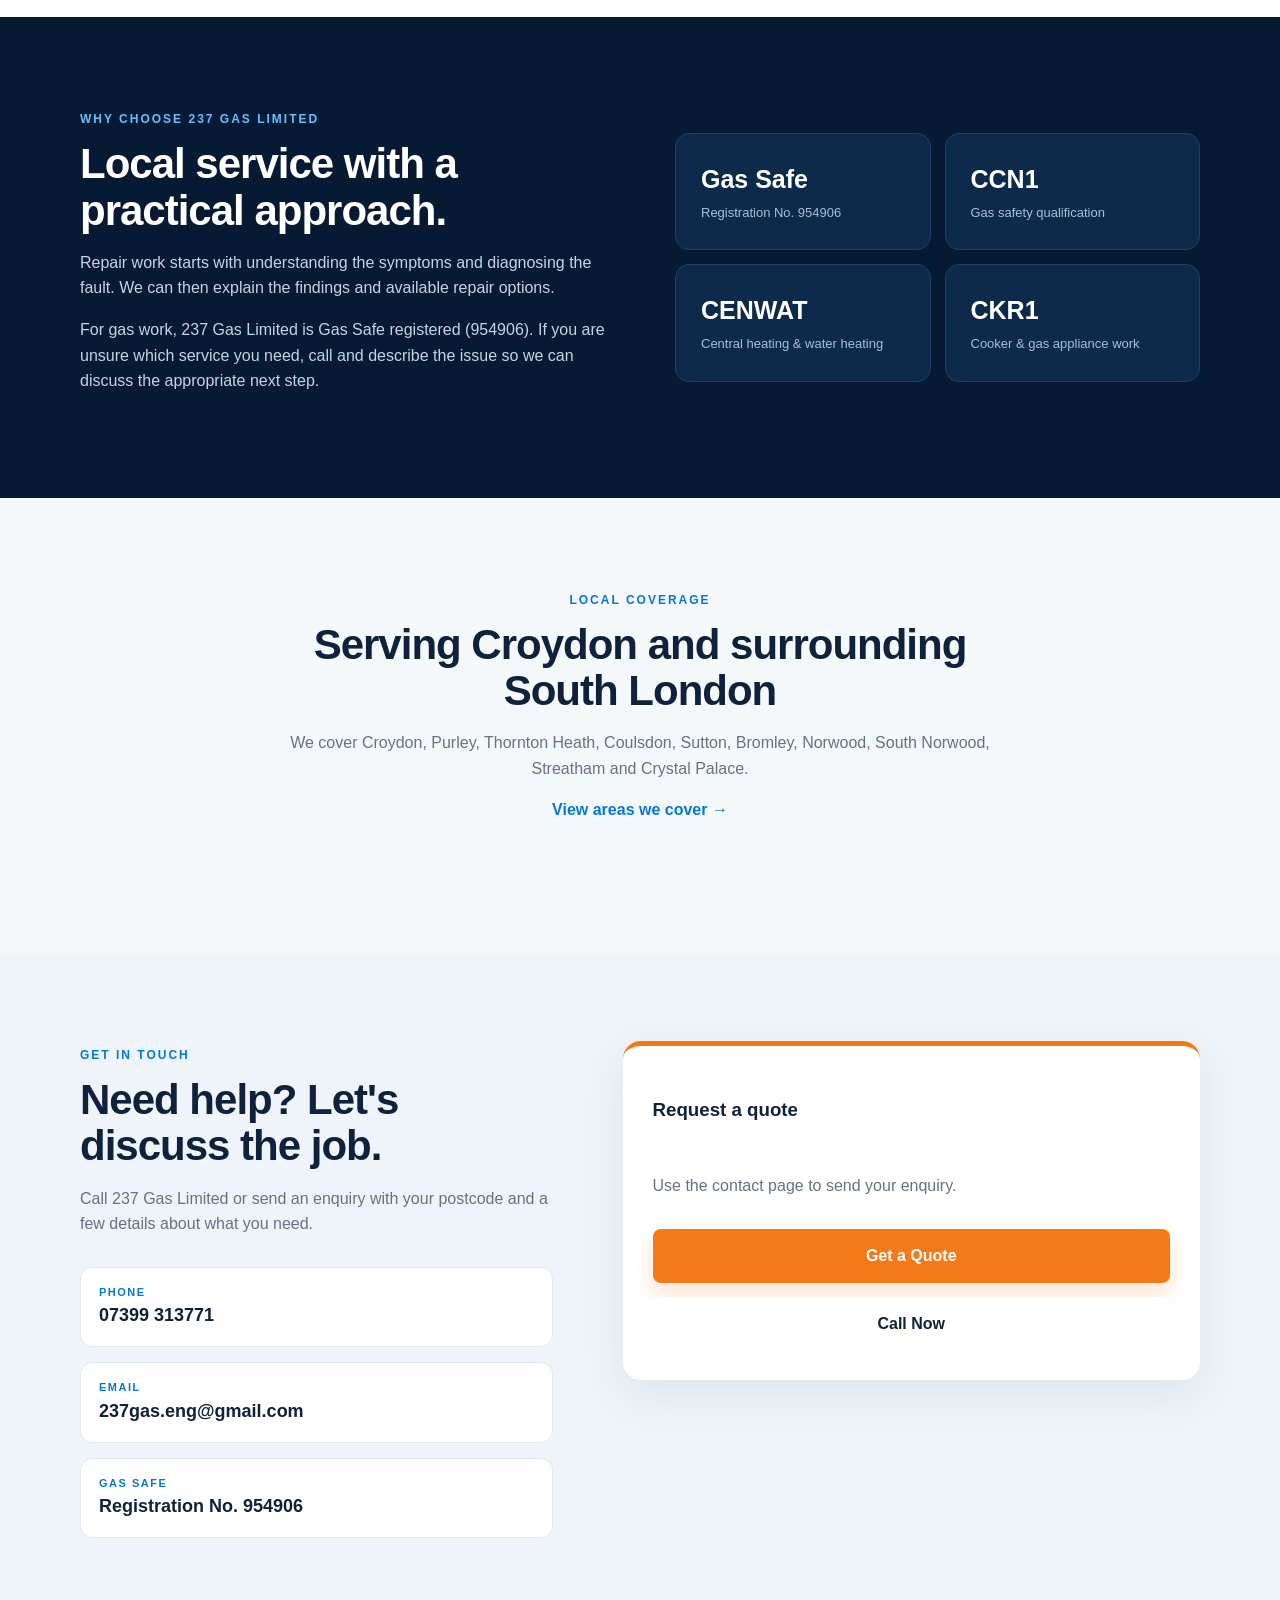
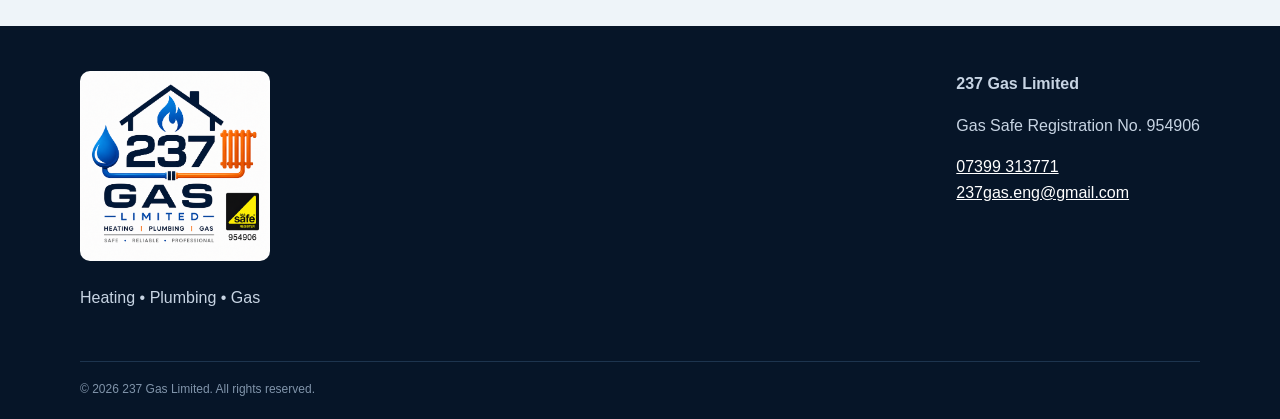
<file: services/boiler-repair-croydon.html>
<!DOCTYPE html>
<html lang="en-GB"><head><meta charset="UTF-8"><meta name="viewport" content="width=device-width, initial-scale=1.0">
<title>Boiler Repair Croydon | 237 Gas Limited</title><meta name="description" content="Boiler repair and fault finding in Croydon and South London from Gas Safe registered 237 Gas Limited."><link rel="icon" href="../assets/237-gas-logo.png"><link rel="stylesheet" href="../styles.css"><script type="application/ld+json">
{
  "@context": "https://schema.org",
  "@type": "LocalBusiness",
  "name": "237 Gas Limited",
  "telephone": "+447399313771",
  "email": "237gas.eng@gmail.com",
  "url": "https://www.237gas.co.uk/",
  "areaServed": ["Croydon", "Purley", "Thornton Heath", "Coulsdon", "Sutton", "Bromley", "Norwood", "South Norwood", "Streatham", "Crystal Palace"],
  "sameAs": [],
  "knowsAbout": ["boiler servicing", "boiler repairs", "boiler installation", "gas safety certificates", "central heating", "plumbing"]
}
</script>
</head>
<body><header class="site-header"><div class="container nav-wrap"><a class="brand" href="../index.html"><img src="../assets/237-gas-logo.png" alt="237 Gas Limited logo"></a><button class="menu-toggle" aria-label="Open menu" aria-expanded="false">☰</button><nav class="nav"><a href="../index.html#services">Services</a><a href="../about/index.html">About</a><a href="../areas/index.html">Areas</a><a href="../index.html#reviews">Reviews</a><a href="../quote/index.html" class="nav-cta">Get a Quote</a></nav></div></header>
<main><section class="hero service-hero"><div class="container hero-grid"><div class="hero-copy"><span class="eyebrow">BOILER REPAIR • CROYDON & SOUTH LONDON</span><h1>Boiler repairs & fault finding in Croydon</h1><p class="hero-text">Boiler not working, losing pressure or showing a fault code? 237 Gas Limited provides domestic boiler fault finding and repair, subject to parts, appliance condition and availability.</p><div class="hero-actions"><a class="btn btn-primary" href="tel:+447399313771">Call 07399 313771</a><a class="btn btn-light" href="../quote/index.html">Request a quote</a></div><div class="trust-row"><span>✓ Gas Safe Registered</span><span>✓ Local service</span><span>✓ Clear communication</span></div></div><div class="hero-card"><div class="hero-card-top">237 GAS LIMITED</div><h2>Discuss a boiler fault</h2><p>Call to discuss your requirements, availability and the next steps for your property.</p><a href="tel:+447399313771" class="text-link">Call now →</a><div class="registration"><strong>Gas Safe</strong><span>Registration No. 954906</span></div></div></div></section>
<section class="section"><div class="container"><div class="section-heading"><span class="eyebrow">WHAT WE CAN HELP WITH</span><h2>Professional boiler repair services</h2><p>237 Gas Limited provides domestic services for homeowners, landlords and property managers across Croydon and surrounding South London areas.</p></div><div class="cards"><article class="service-card"><div class="icon">🚨</div><h3>Boiler Not Working</h3><p>Help with boilers that stop working or fail to provide heating or hot water.</p></article><article class="service-card"><div class="icon">🔎</div><h3>Fault Finding</h3><p>Diagnostic checks to identify likely causes of boiler and heating faults.</p></article><article class="service-card"><div class="icon">💧</div><h3>Low Boiler Pressure</h3><p>Investigation of recurring pressure loss and related heating-system issues.</p></article><article class="service-card"><div class="icon">⚙️</div><h3>Component Replacement</h3><p>Replacement of suitable boiler components where a fault is diagnosed and the repair is appropriate.</p></article><article class="service-card"><div class="icon">📟</div><h3>Fault Codes</h3><p>Help investigating boiler fault codes across common domestic boiler brands.</p></article><article class="service-card"><div class="icon">🧼</div><h3>Boiler Issues</h3><p>Discussion of repairs, maintenance and next steps based on the condition of the appliance.</p></article></div></div></section>
<section class="section section-dark"><div class="container about-grid"><div><span class="eyebrow">WHY CHOOSE 237 GAS LIMITED</span><h2>Local service with a practical approach.</h2><p>Repair work starts with understanding the symptoms and diagnosing the fault. We can then explain the findings and available repair options.</p><p>For gas work, 237 Gas Limited is Gas Safe registered (954906). If you are unsure which service you need, call and describe the issue so we can discuss the appropriate next step.</p></div><div class="credentials"><div class="credential"><strong>Gas Safe</strong><span>Registration No. 954906</span></div><div class="credential"><strong>CCN1</strong><span>Gas safety qualification</span></div><div class="credential"><strong>CENWAT</strong><span>Central heating & water heating</span></div><div class="credential"><strong>CKR1</strong><span>Cooker & gas appliance work</span></div></div></div></section>
<section class="section section-soft"><div class="container"><div class="section-heading"><span class="eyebrow">LOCAL COVERAGE</span><h2>Serving Croydon and surrounding South London</h2><p>We cover Croydon, Purley, Thornton Heath, Coulsdon, Sutton, Bromley, Norwood, South Norwood, Streatham and Crystal Palace.</p><a class="text-link" href="../areas/index.html">View areas we cover →</a></div></div></section>
<section class="section contact-section"><div class="container contact-grid"><div><span class="eyebrow">GET IN TOUCH</span><h2>Need help? Let's discuss the job.</h2><p>Call 237 Gas Limited or send an enquiry with your postcode and a few details about what you need.</p><div class="contact-details"><a href="tel:+447399313771"><span>PHONE</span><strong>07399 313771</strong></a><a href="mailto:237gas.eng@gmail.com"><span>EMAIL</span><strong>237gas.eng@gmail.com</strong></a><div><span>GAS SAFE</span><strong>Registration No. 954906</strong></div></div></div><div class="quote-form"><h3>Request a quote</h3><p>Use the contact page to send your enquiry.</p><a class="btn btn-primary btn-full" href="../quote/index.html">Get a Quote</a><a class="btn btn-light btn-full" href="tel:+447399313771">Call Now</a></div></div></section></main>
<footer class="footer"><div class="container footer-grid"><div><img src="../assets/237-gas-logo.png" alt="237 Gas Limited" class="footer-logo"><p>Heating • Plumbing • Gas</p></div><div><strong>237 Gas Limited</strong><p>Gas Safe Registration No. 954906</p><p><a href="tel:+447399313771">07399 313771</a><br><a href="mailto:237gas.eng@gmail.com">237gas.eng@gmail.com</a></p></div></div><div class="container copyright">© 2026 237 Gas Limited. All rights reserved.</div></footer><script src="../script.js"></script><a class="whatsapp-float" href="https://wa.me/447399313771?text=Hello%20237%20Gas%20Limited%2C%20I%20would%20like%20to%20make%20an%20enquiry." target="_blank" rel="noopener" aria-label="Message 237 Gas Limited on WhatsApp"><span>WA</span><strong>WhatsApp us</strong></a>
<div class="mobile-callbar"><a href="tel:+447399313771">Call 07399 313771</a><a href="https://wa.me/447399313771?text=Hello%20237%20Gas%20Limited%2C%20I%20would%20like%20to%20make%20an%20enquiry." target="_blank" rel="noopener">WhatsApp</a></div>
</body></html>
</file>
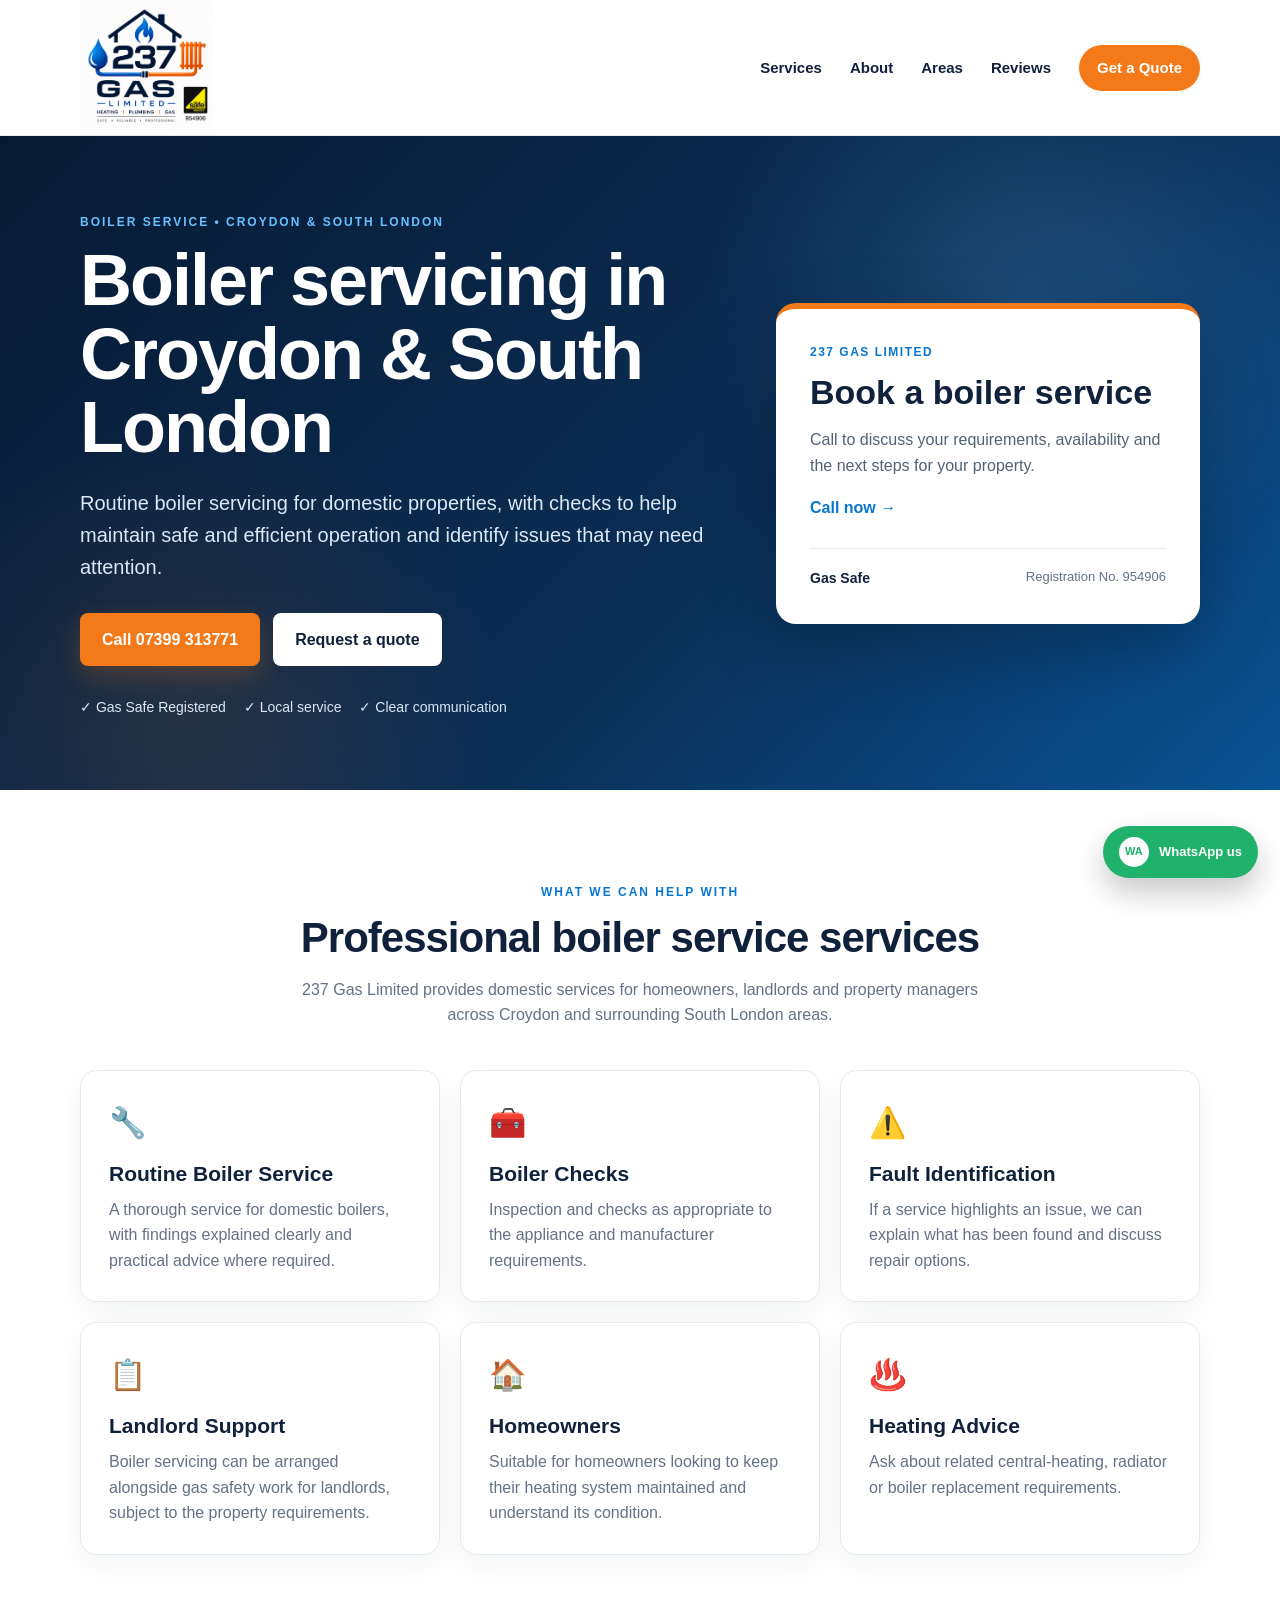
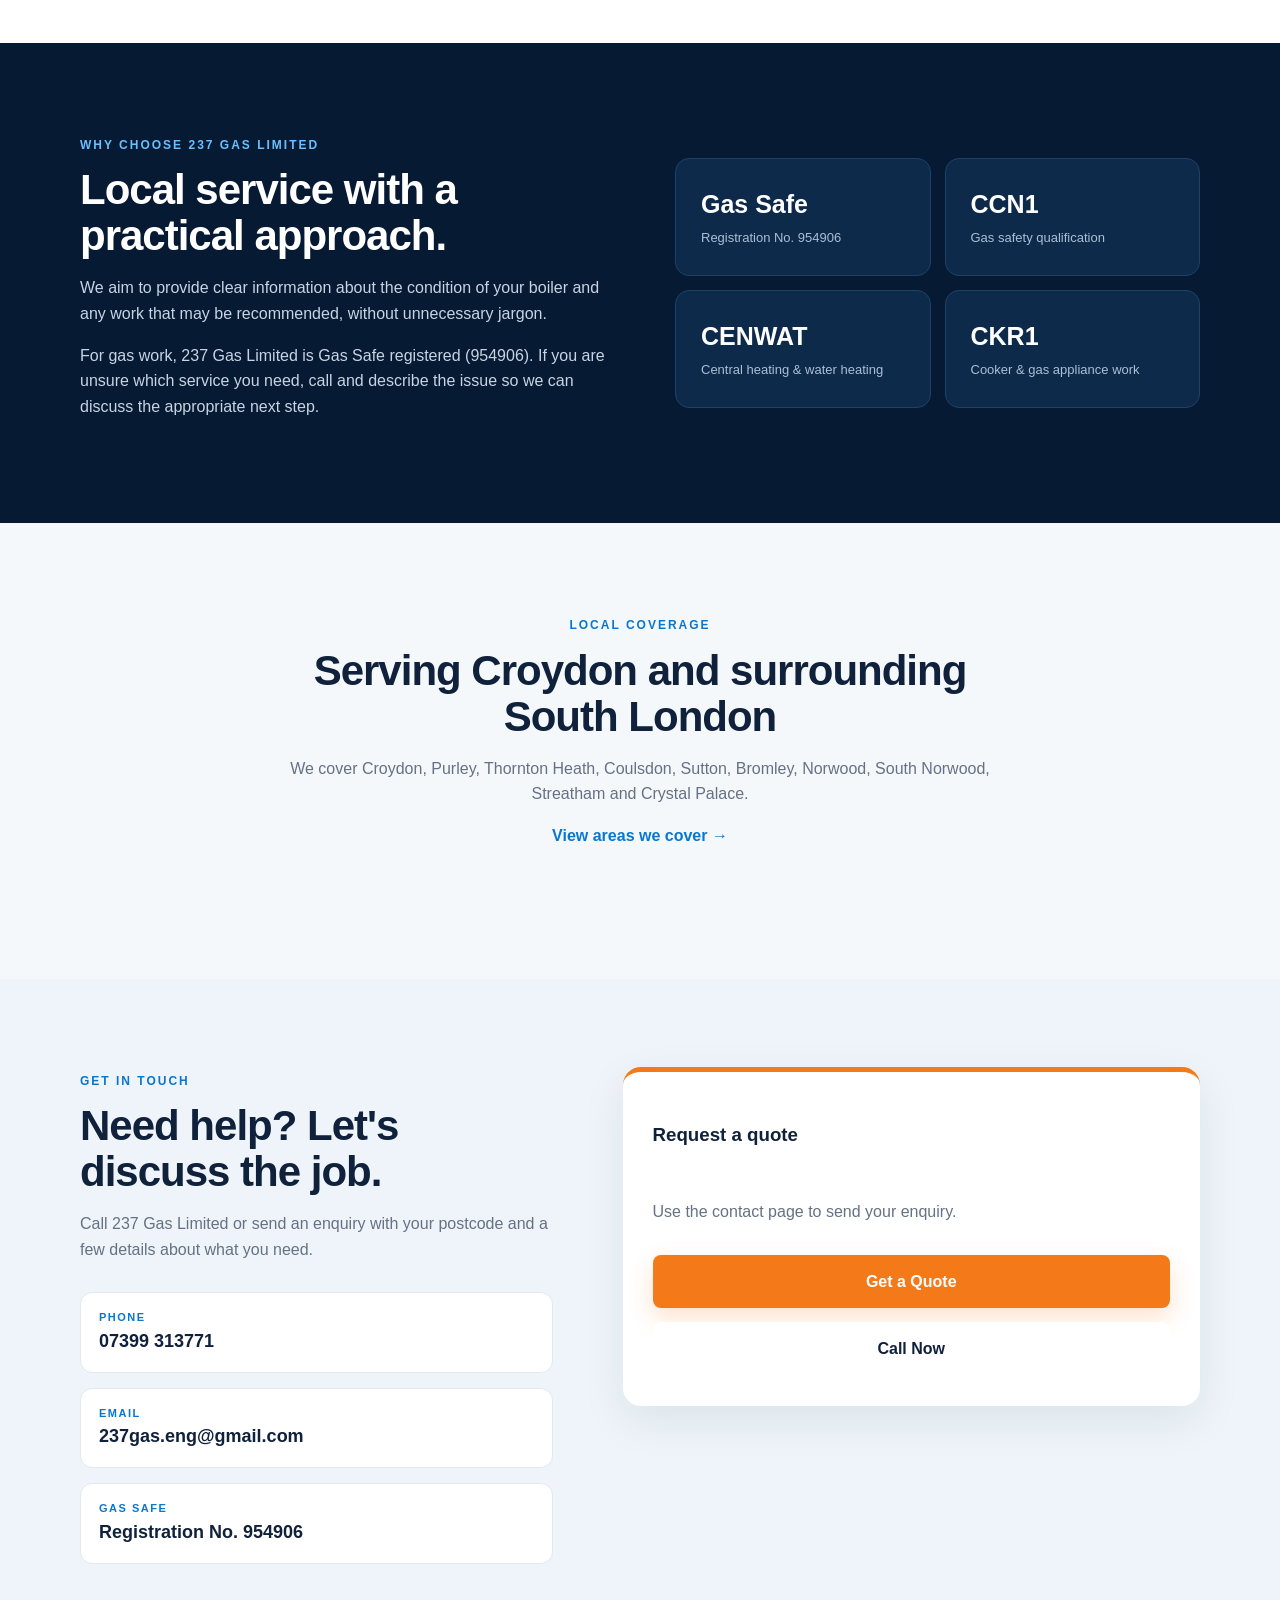
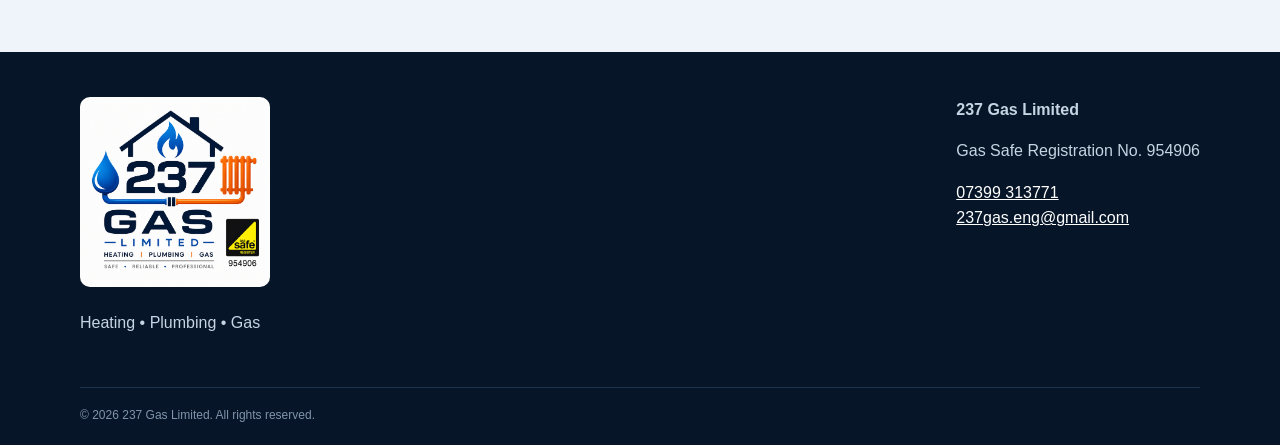
<file: services/boiler-service-croydon.html>
<!DOCTYPE html>
<html lang="en-GB"><head><meta charset="UTF-8"><meta name="viewport" content="width=device-width, initial-scale=1.0">
<title>Boiler Service Croydon | 237 Gas Limited</title><meta name="description" content="Professional boiler servicing in Croydon and South London from Gas Safe registered 237 Gas Limited."><link rel="icon" href="../assets/237-gas-logo.png"><link rel="stylesheet" href="../styles.css"><script type="application/ld+json">
{
  "@context": "https://schema.org",
  "@type": "LocalBusiness",
  "name": "237 Gas Limited",
  "telephone": "+447399313771",
  "email": "237gas.eng@gmail.com",
  "url": "https://www.237gas.co.uk/",
  "areaServed": ["Croydon", "Purley", "Thornton Heath", "Coulsdon", "Sutton", "Bromley", "Norwood", "South Norwood", "Streatham", "Crystal Palace"],
  "sameAs": [],
  "knowsAbout": ["boiler servicing", "boiler repairs", "boiler installation", "gas safety certificates", "central heating", "plumbing"]
}
</script>
</head>
<body><header class="site-header"><div class="container nav-wrap"><a class="brand" href="../index.html"><img src="../assets/237-gas-logo.png" alt="237 Gas Limited logo"></a><button class="menu-toggle" aria-label="Open menu" aria-expanded="false">☰</button><nav class="nav"><a href="../index.html#services">Services</a><a href="../about/index.html">About</a><a href="../areas/index.html">Areas</a><a href="../index.html#reviews">Reviews</a><a href="../quote/index.html" class="nav-cta">Get a Quote</a></nav></div></header>
<main><section class="hero service-hero"><div class="container hero-grid"><div class="hero-copy"><span class="eyebrow">BOILER SERVICE • CROYDON & SOUTH LONDON</span><h1>Boiler servicing in Croydon & South London</h1><p class="hero-text">Routine boiler servicing for domestic properties, with checks to help maintain safe and efficient operation and identify issues that may need attention.</p><div class="hero-actions"><a class="btn btn-primary" href="tel:+447399313771">Call 07399 313771</a><a class="btn btn-light" href="../quote/index.html">Request a quote</a></div><div class="trust-row"><span>✓ Gas Safe Registered</span><span>✓ Local service</span><span>✓ Clear communication</span></div></div><div class="hero-card"><div class="hero-card-top">237 GAS LIMITED</div><h2>Book a boiler service</h2><p>Call to discuss your requirements, availability and the next steps for your property.</p><a href="tel:+447399313771" class="text-link">Call now →</a><div class="registration"><strong>Gas Safe</strong><span>Registration No. 954906</span></div></div></div></section>
<section class="section"><div class="container"><div class="section-heading"><span class="eyebrow">WHAT WE CAN HELP WITH</span><h2>Professional boiler service services</h2><p>237 Gas Limited provides domestic services for homeowners, landlords and property managers across Croydon and surrounding South London areas.</p></div><div class="cards"><article class="service-card"><div class="icon">🔧</div><h3>Routine Boiler Service</h3><p>A thorough service for domestic boilers, with findings explained clearly and practical advice where required.</p></article><article class="service-card"><div class="icon">🧰</div><h3>Boiler Checks</h3><p>Inspection and checks as appropriate to the appliance and manufacturer requirements.</p></article><article class="service-card"><div class="icon">⚠️</div><h3>Fault Identification</h3><p>If a service highlights an issue, we can explain what has been found and discuss repair options.</p></article><article class="service-card"><div class="icon">📋</div><h3>Landlord Support</h3><p>Boiler servicing can be arranged alongside gas safety work for landlords, subject to the property requirements.</p></article><article class="service-card"><div class="icon">🏠</div><h3>Homeowners</h3><p>Suitable for homeowners looking to keep their heating system maintained and understand its condition.</p></article><article class="service-card"><div class="icon">♨️</div><h3>Heating Advice</h3><p>Ask about related central-heating, radiator or boiler replacement requirements.</p></article></div></div></section>
<section class="section section-dark"><div class="container about-grid"><div><span class="eyebrow">WHY CHOOSE 237 GAS LIMITED</span><h2>Local service with a practical approach.</h2><p>We aim to provide clear information about the condition of your boiler and any work that may be recommended, without unnecessary jargon.</p><p>For gas work, 237 Gas Limited is Gas Safe registered (954906). If you are unsure which service you need, call and describe the issue so we can discuss the appropriate next step.</p></div><div class="credentials"><div class="credential"><strong>Gas Safe</strong><span>Registration No. 954906</span></div><div class="credential"><strong>CCN1</strong><span>Gas safety qualification</span></div><div class="credential"><strong>CENWAT</strong><span>Central heating & water heating</span></div><div class="credential"><strong>CKR1</strong><span>Cooker & gas appliance work</span></div></div></div></section>
<section class="section section-soft"><div class="container"><div class="section-heading"><span class="eyebrow">LOCAL COVERAGE</span><h2>Serving Croydon and surrounding South London</h2><p>We cover Croydon, Purley, Thornton Heath, Coulsdon, Sutton, Bromley, Norwood, South Norwood, Streatham and Crystal Palace.</p><a class="text-link" href="../areas/index.html">View areas we cover →</a></div></div></section>
<section class="section contact-section"><div class="container contact-grid"><div><span class="eyebrow">GET IN TOUCH</span><h2>Need help? Let's discuss the job.</h2><p>Call 237 Gas Limited or send an enquiry with your postcode and a few details about what you need.</p><div class="contact-details"><a href="tel:+447399313771"><span>PHONE</span><strong>07399 313771</strong></a><a href="mailto:237gas.eng@gmail.com"><span>EMAIL</span><strong>237gas.eng@gmail.com</strong></a><div><span>GAS SAFE</span><strong>Registration No. 954906</strong></div></div></div><div class="quote-form"><h3>Request a quote</h3><p>Use the contact page to send your enquiry.</p><a class="btn btn-primary btn-full" href="../quote/index.html">Get a Quote</a><a class="btn btn-light btn-full" href="tel:+447399313771">Call Now</a></div></div></section></main>
<footer class="footer"><div class="container footer-grid"><div><img src="../assets/237-gas-logo.png" alt="237 Gas Limited" class="footer-logo"><p>Heating • Plumbing • Gas</p></div><div><strong>237 Gas Limited</strong><p>Gas Safe Registration No. 954906</p><p><a href="tel:+447399313771">07399 313771</a><br><a href="mailto:237gas.eng@gmail.com">237gas.eng@gmail.com</a></p></div></div><div class="container copyright">© 2026 237 Gas Limited. All rights reserved.</div></footer><script src="../script.js"></script><a class="whatsapp-float" href="https://wa.me/447399313771?text=Hello%20237%20Gas%20Limited%2C%20I%20would%20like%20to%20make%20an%20enquiry." target="_blank" rel="noopener" aria-label="Message 237 Gas Limited on WhatsApp"><span>WA</span><strong>WhatsApp us</strong></a>
<div class="mobile-callbar"><a href="tel:+447399313771">Call 07399 313771</a><a href="https://wa.me/447399313771?text=Hello%20237%20Gas%20Limited%2C%20I%20would%20like%20to%20make%20an%20enquiry." target="_blank" rel="noopener">WhatsApp</a></div>
</body></html>
</file>
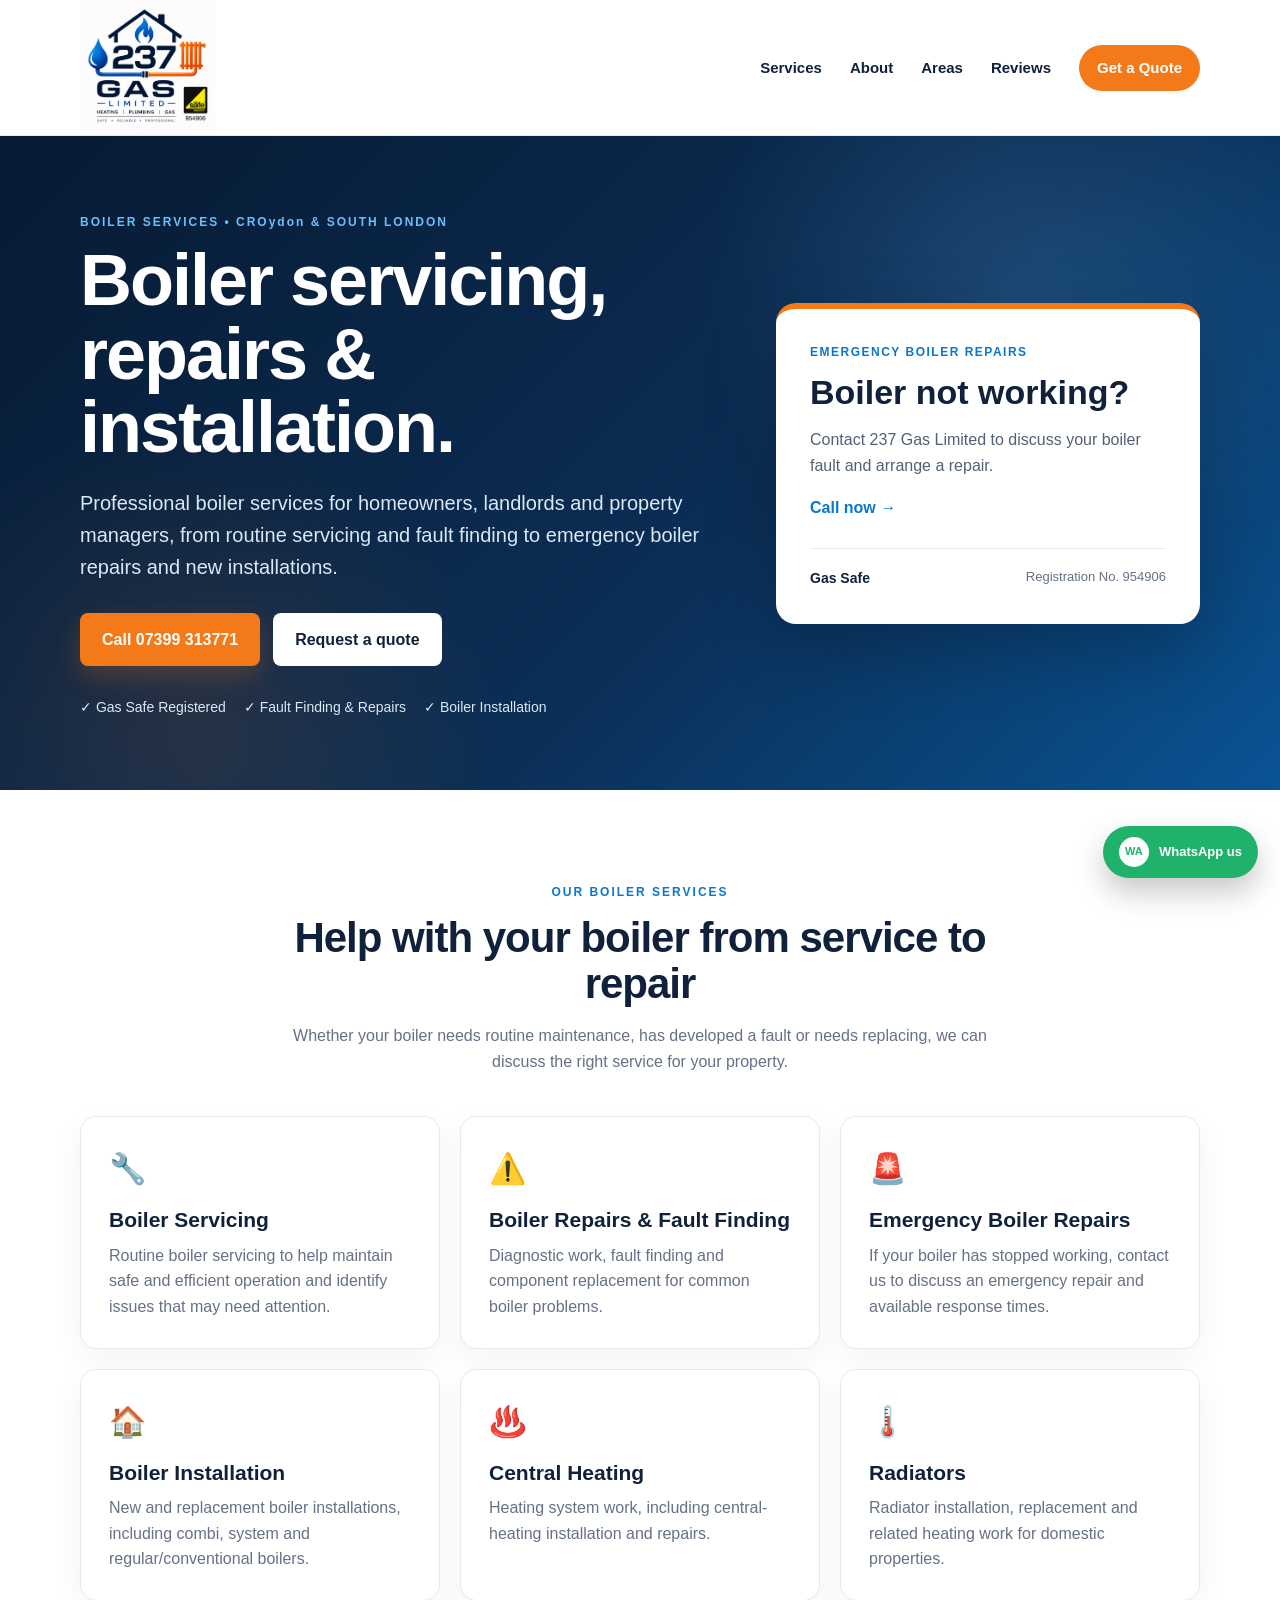
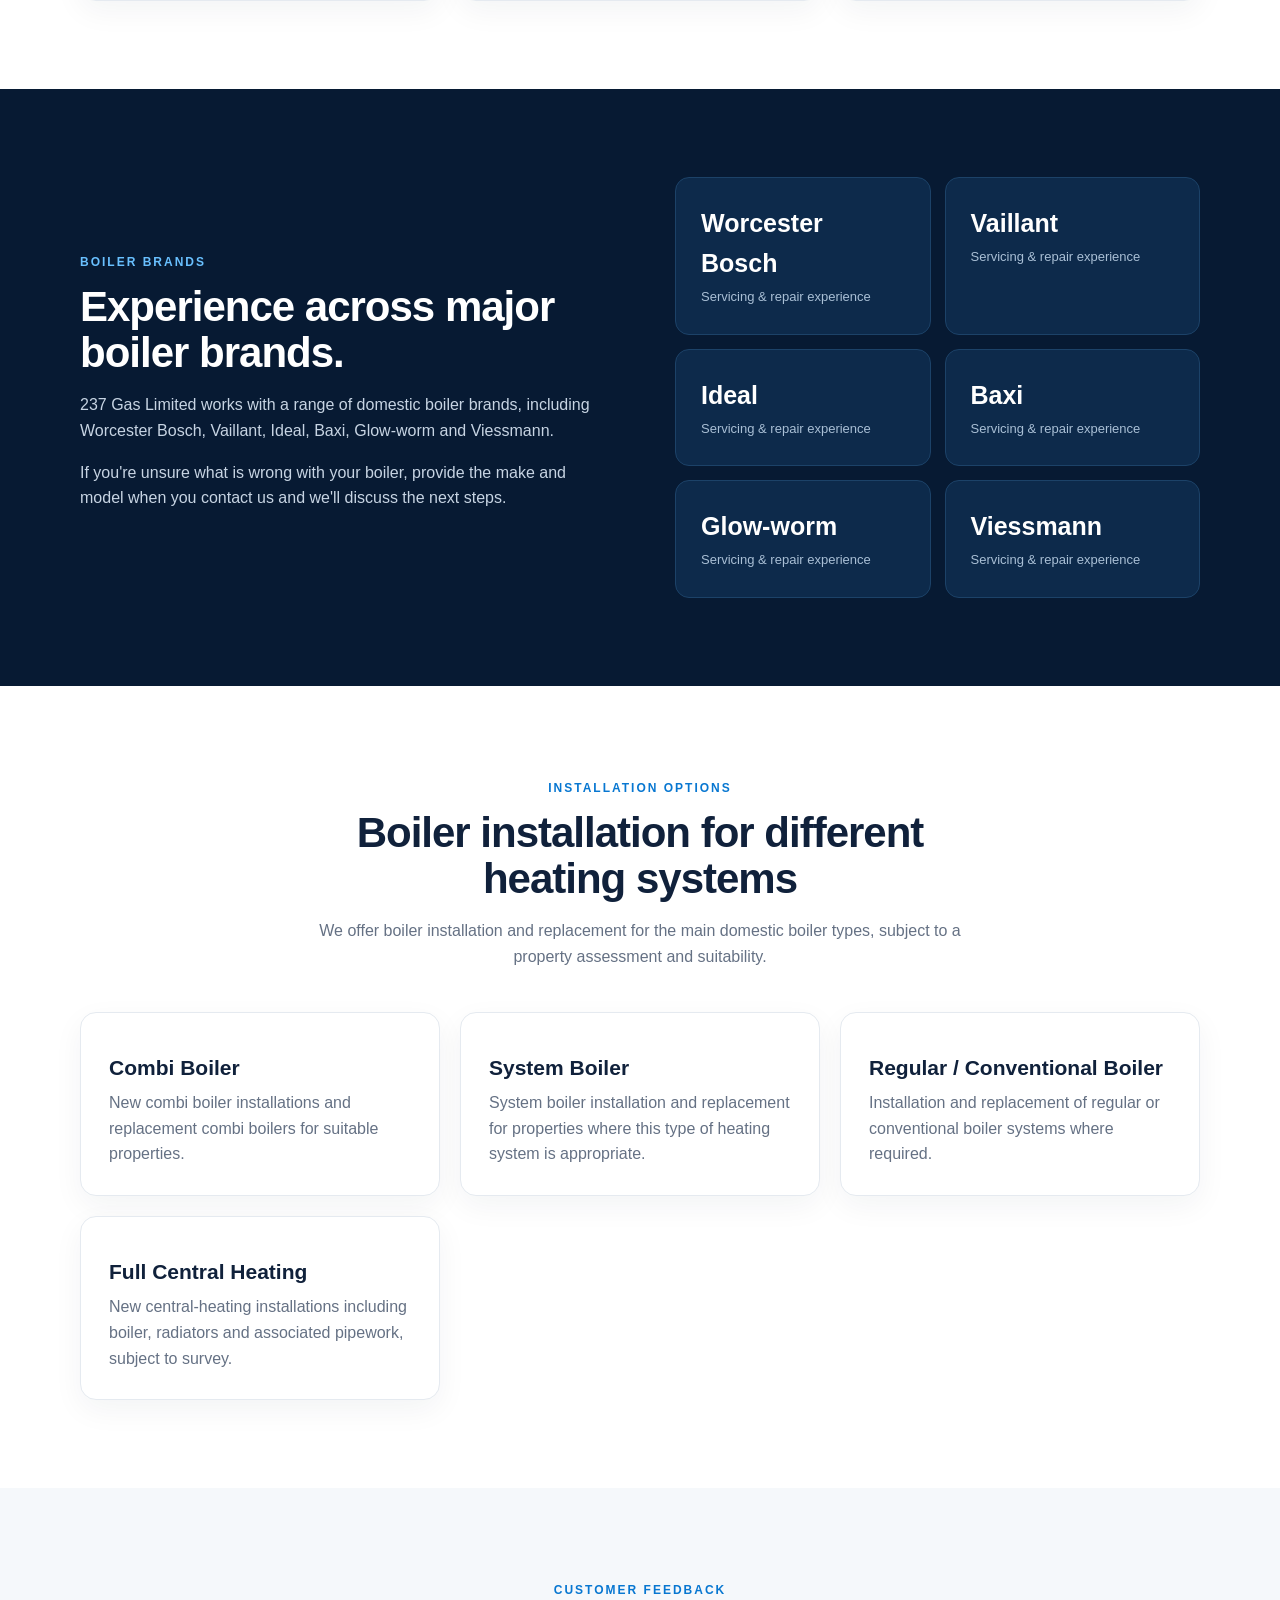
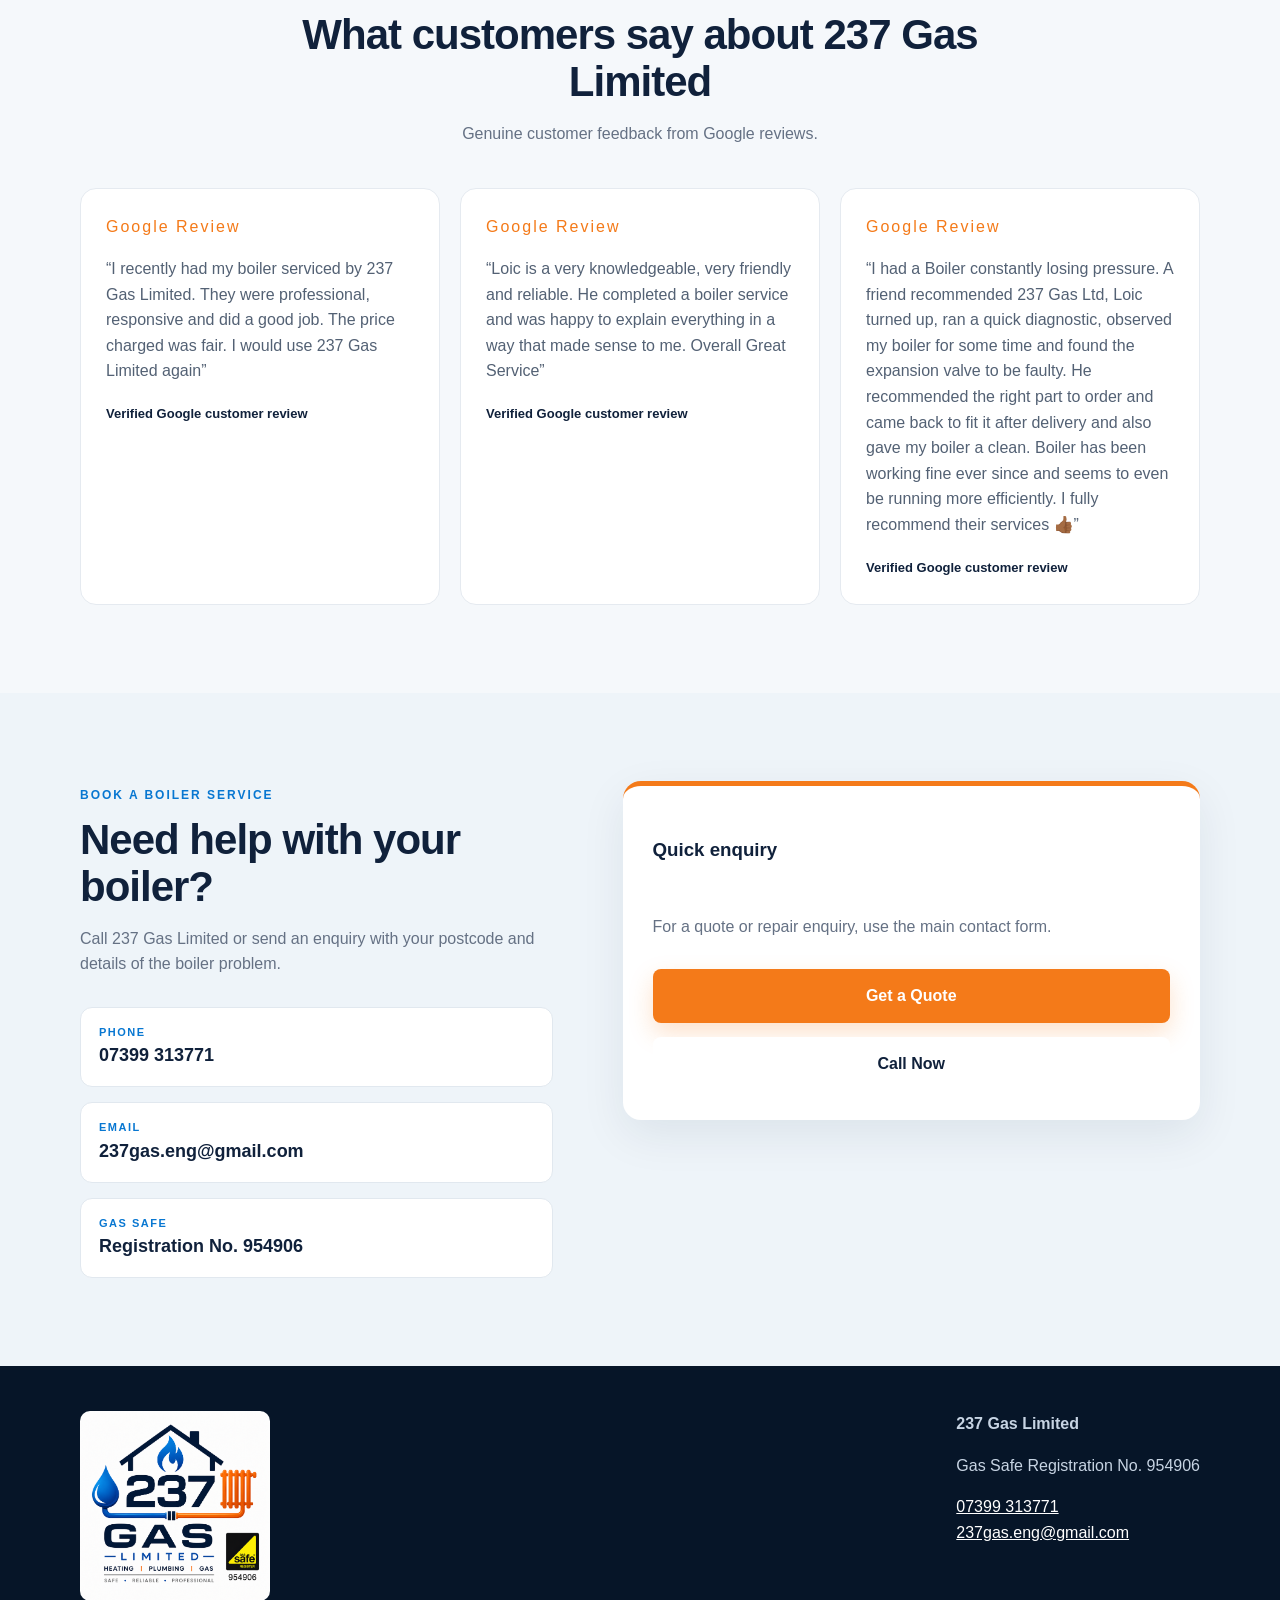
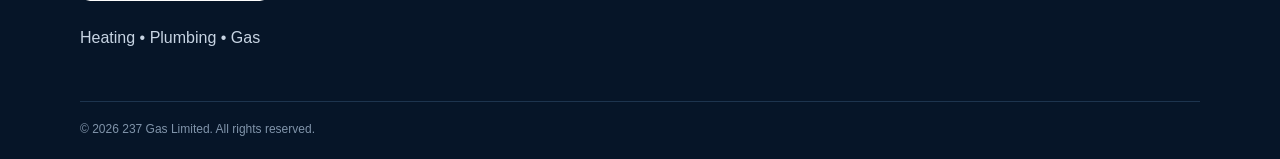
<file: services/boiler-services.html>
<!DOCTYPE html>
<html lang="en-GB">
<head>
<meta charset="UTF-8">
<meta name="viewport" content="width=device-width, initial-scale=1.0">
<title>Boiler Services | 237 Gas Limited | Croydon & South London</title>
<meta name="description" content="Boiler servicing, repairs, fault finding, emergency boiler repairs and boiler installation from 237 Gas Limited in Croydon and South London.">
<link rel="icon" href="../assets/237-gas-logo.png">
<link rel="stylesheet" href="../styles.css">
<script type="application/ld+json">
{
  "@context": "https://schema.org",
  "@type": "LocalBusiness",
  "name": "237 Gas Limited",
  "telephone": "+447399313771",
  "email": "237gas.eng@gmail.com",
  "url": "https://www.237gas.co.uk/",
  "areaServed": ["Croydon", "Purley", "Thornton Heath", "Coulsdon", "Sutton", "Bromley", "Norwood", "South Norwood", "Streatham", "Crystal Palace"],
  "sameAs": [],
  "knowsAbout": ["boiler servicing", "boiler repairs", "boiler installation", "gas safety certificates", "central heating", "plumbing"]
}
</script>
</head>
<body>
<header class="site-header">
  <div class="container nav-wrap">
    <a class="brand" href="../index.html"><img src="../assets/237-gas-logo.png" alt="237 Gas Limited logo"></a>
    <button class="menu-toggle" aria-label="Open menu" aria-expanded="false">☰</button>
    <nav class="nav">
      <a href="../index.html#services">Services</a>
      <a href="../index.html#about">About</a>
      <a href="../index.html#areas">Areas</a>
      <a href="../index.html#reviews">Reviews</a>
      <a href="../index.html#contact" class="nav-cta">Get a Quote</a>
    </nav>
  </div>
</header>

<main>
<section class="hero service-hero">
  <div class="container hero-grid">
    <div class="hero-copy">
      <span class="eyebrow">BOILER SERVICES • CROydon & SOUTH LONDON</span>
      <h1>Boiler servicing, repairs & installation.</h1>
      <p class="hero-text">Professional boiler services for homeowners, landlords and property managers, from routine servicing and fault finding to emergency boiler repairs and new installations.</p>
      <div class="hero-actions">
        <a class="btn btn-primary" href="tel:+447399313771">Call 07399 313771</a>
        <a class="btn btn-light" href="../index.html#contact">Request a quote</a>
      </div>
      <div class="trust-row">
        <span>✓ Gas Safe Registered</span>
        <span>✓ Fault Finding & Repairs</span>
        <span>✓ Boiler Installation</span>
      </div>
    </div>
    <div class="hero-card">
      <div class="hero-card-top">EMERGENCY BOILER REPAIRS</div>
      <h2>Boiler not working?</h2>
      <p>Contact 237 Gas Limited to discuss your boiler fault and arrange a repair.</p>
      <a href="tel:+447399313771" class="text-link">Call now →</a>
      <div class="registration"><strong>Gas Safe</strong><span>Registration No. 954906</span></div>
    </div>
  </div>
</section>

<section class="section">
<div class="container">
<div class="section-heading">
<span class="eyebrow">OUR BOILER SERVICES</span>
<h2>Help with your boiler from service to repair</h2>
<p>Whether your boiler needs routine maintenance, has developed a fault or needs replacing, we can discuss the right service for your property.</p>
</div>
<div class="cards">
<article class="service-card"><div class="icon">🔧</div><h3>Boiler Servicing</h3><p>Routine boiler servicing to help maintain safe and efficient operation and identify issues that may need attention.</p></article>
<article class="service-card"><div class="icon">⚠️</div><h3>Boiler Repairs & Fault Finding</h3><p>Diagnostic work, fault finding and component replacement for common boiler problems.</p></article>
<article class="service-card"><div class="icon">🚨</div><h3>Emergency Boiler Repairs</h3><p>If your boiler has stopped working, contact us to discuss an emergency repair and available response times.</p></article>
<article class="service-card"><div class="icon">🏠</div><h3>Boiler Installation</h3><p>New and replacement boiler installations, including combi, system and regular/conventional boilers.</p></article>
<article class="service-card"><div class="icon">♨️</div><h3>Central Heating</h3><p>Heating system work, including central-heating installation and repairs.</p></article>
<article class="service-card"><div class="icon">🌡️</div><h3>Radiators</h3><p>Radiator installation, replacement and related heating work for domestic properties.</p></article>
</div>
</div>
</section>

<section class="section section-dark">
<div class="container about-grid">
<div>
<span class="eyebrow">BOILER BRANDS</span>
<h2>Experience across major boiler brands.</h2>
<p>237 Gas Limited works with a range of domestic boiler brands, including Worcester Bosch, Vaillant, Ideal, Baxi, Glow-worm and Viessmann.</p>
<p>If you're unsure what is wrong with your boiler, provide the make and model when you contact us and we'll discuss the next steps.</p>
</div>
<div class="credentials">
<div class="credential"><strong>Worcester Bosch</strong><span>Servicing & repair experience</span></div>
<div class="credential"><strong>Vaillant</strong><span>Servicing & repair experience</span></div>
<div class="credential"><strong>Ideal</strong><span>Servicing & repair experience</span></div>
<div class="credential"><strong>Baxi</strong><span>Servicing & repair experience</span></div>
<div class="credential"><strong>Glow-worm</strong><span>Servicing & repair experience</span></div>
<div class="credential"><strong>Viessmann</strong><span>Servicing & repair experience</span></div>
</div>
</div>
</section>

<section class="section">
<div class="container">
<div class="section-heading">
<span class="eyebrow">INSTALLATION OPTIONS</span>
<h2>Boiler installation for different heating systems</h2>
<p>We offer boiler installation and replacement for the main domestic boiler types, subject to a property assessment and suitability.</p>
</div>
<div class="cards">
<article class="service-card"><h3>Combi Boiler</h3><p>New combi boiler installations and replacement combi boilers for suitable properties.</p></article>
<article class="service-card"><h3>System Boiler</h3><p>System boiler installation and replacement for properties where this type of heating system is appropriate.</p></article>
<article class="service-card"><h3>Regular / Conventional Boiler</h3><p>Installation and replacement of regular or conventional boiler systems where required.</p></article>
<article class="service-card"><h3>Full Central Heating</h3><p>New central-heating installations including boiler, radiators and associated pipework, subject to survey.</p></article>
</div>
</div>
</section>

<section class="section section-soft">
<div class="container">
<div class="section-heading">
<span class="eyebrow">CUSTOMER FEEDBACK</span>
<h2>What customers say about 237 Gas Limited</h2>
<p>Genuine customer feedback from Google reviews.</p>
</div>
<div class="review-grid">
<article class="review-card"><div class="stars">Google Review</div><p>“I recently had my boiler serviced by 237 Gas Limited. They were professional, responsive and did a good job. The price charged was fair. I would use 237 Gas Limited again”</p><strong>Verified Google customer review</strong></article>
<article class="review-card"><div class="stars">Google Review</div><p>“Loic is a very knowledgeable, very friendly and reliable. He completed a boiler service and was happy to explain everything in a way that made sense to me. Overall Great Service”</p><strong>Verified Google customer review</strong></article>
<article class="review-card"><div class="stars">Google Review</div><p>“I had a Boiler constantly losing pressure. A friend recommended 237 Gas Ltd, Loic turned up, ran a quick diagnostic, observed my boiler for some time and found the expansion valve to be faulty. He recommended the right part to order and came back to fit it after delivery and also gave my boiler a clean. Boiler has been working fine ever since and seems to even be running more efficiently. I fully recommend their services 👍🏾”</p><strong>Verified Google customer review</strong></article>
</div>
</div>
</section>

<section class="section contact-section">
<div class="container contact-grid">
<div>
<span class="eyebrow">BOOK A BOILER SERVICE</span>
<h2>Need help with your boiler?</h2>
<p>Call 237 Gas Limited or send an enquiry with your postcode and details of the boiler problem.</p>
<div class="contact-details">
<a href="tel:+447399313771"><span>PHONE</span><strong>07399 313771</strong></a>
<a href="mailto:237gas.eng@gmail.com"><span>EMAIL</span><strong>237gas.eng@gmail.com</strong></a>
<div><span>GAS SAFE</span><strong>Registration No. 954906</strong></div>
</div>
</div>
<div class="quote-form">
<h3>Quick enquiry</h3>
<p>For a quote or repair enquiry, use the main contact form.</p>
<a class="btn btn-primary btn-full" href="../index.html#contact">Get a Quote</a>
<a class="btn btn-light btn-full" href="tel:+447399313771">Call Now</a>
</div>
</div>
</section>
</main>

<footer class="footer">
<div class="container footer-grid">
<div><img src="../assets/237-gas-logo.png" alt="237 Gas Limited" class="footer-logo"><p>Heating • Plumbing • Gas</p></div>
<div><strong>237 Gas Limited</strong><p>Gas Safe Registration No. 954906</p><p><a href="tel:+447399313771">07399 313771</a><br><a href="mailto:237gas.eng@gmail.com">237gas.eng@gmail.com</a></p></div>
</div>
<div class="container copyright">© 2026 237 Gas Limited. All rights reserved.</div>
</footer>
<script src="../script.js"></script>
<a class="whatsapp-float" href="https://wa.me/447399313771?text=Hello%20237%20Gas%20Limited%2C%20I%20would%20like%20to%20make%20an%20enquiry." target="_blank" rel="noopener" aria-label="Message 237 Gas Limited on WhatsApp"><span>WA</span><strong>WhatsApp us</strong></a>
<div class="mobile-callbar"><a href="tel:+447399313771">Call 07399 313771</a><a href="https://wa.me/447399313771?text=Hello%20237%20Gas%20Limited%2C%20I%20would%20like%20to%20make%20an%20enquiry." target="_blank" rel="noopener">WhatsApp</a></div>
</body>
</html>
</file>
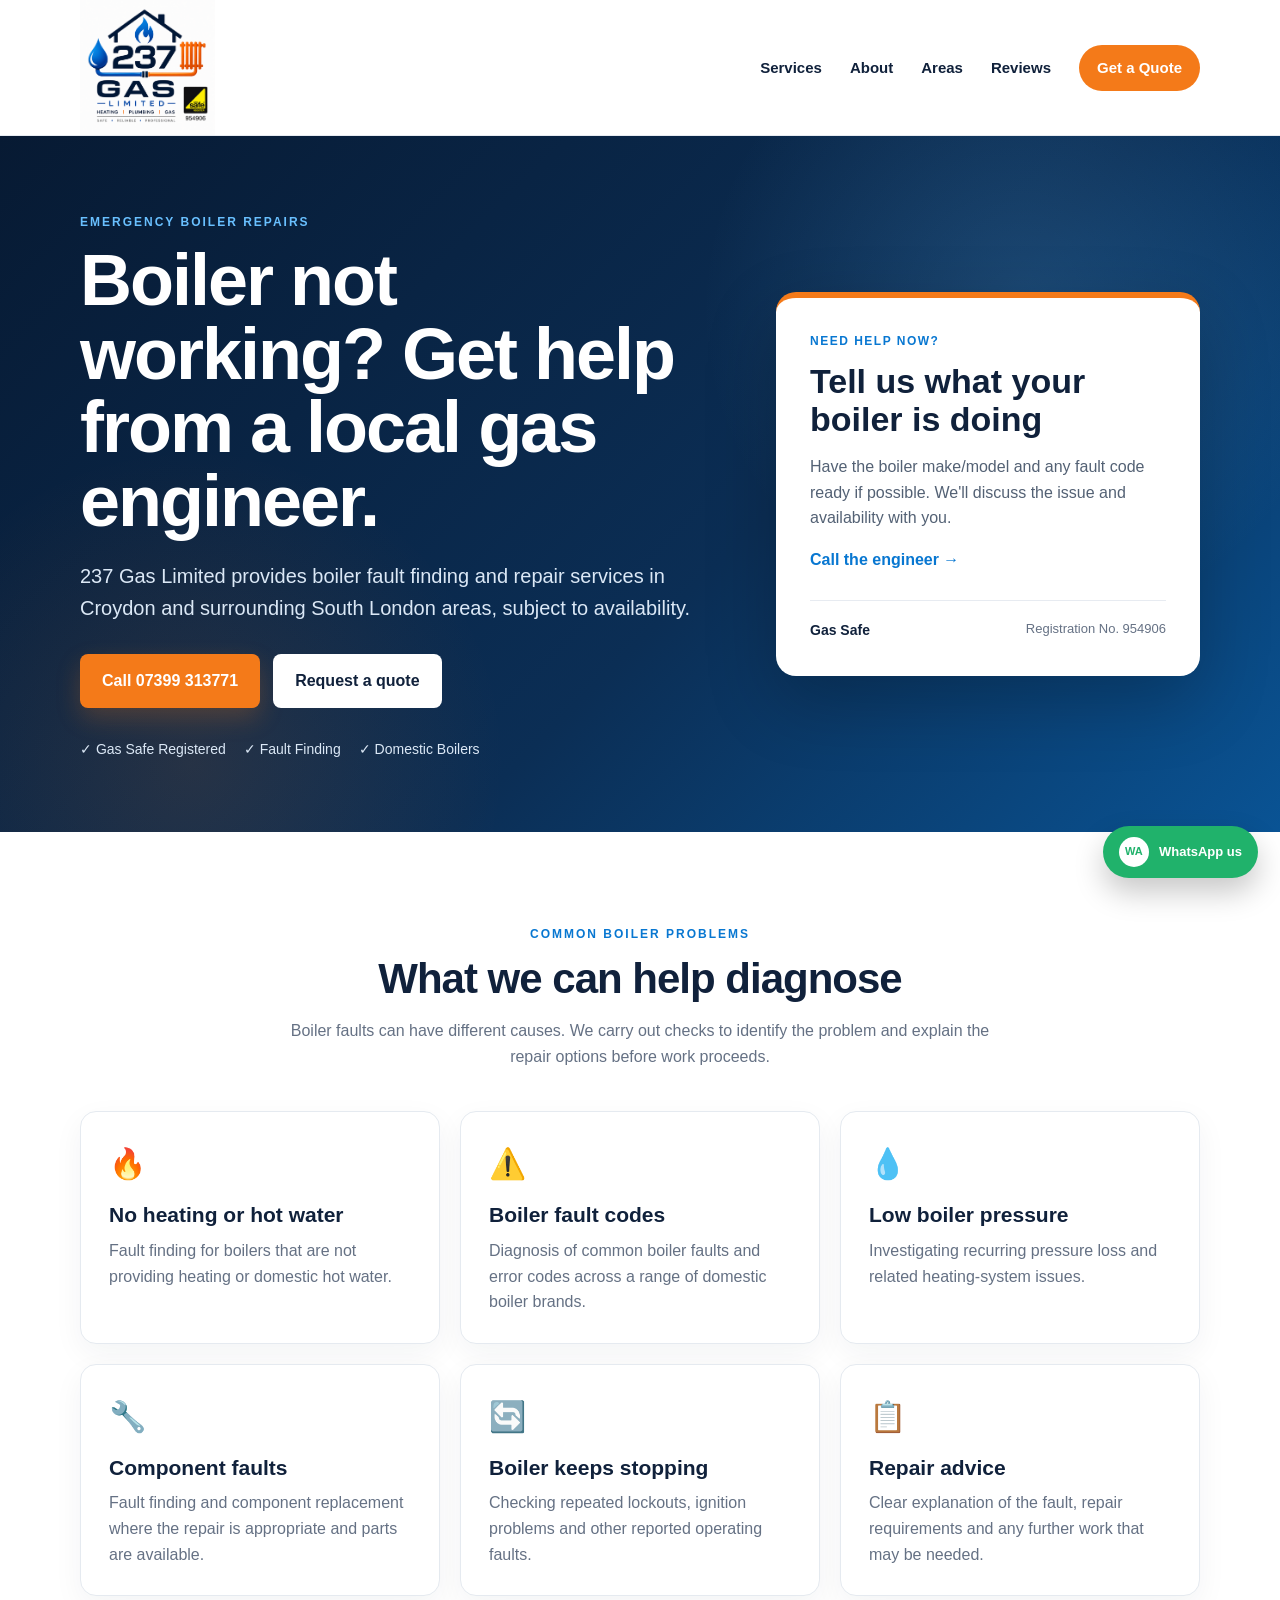
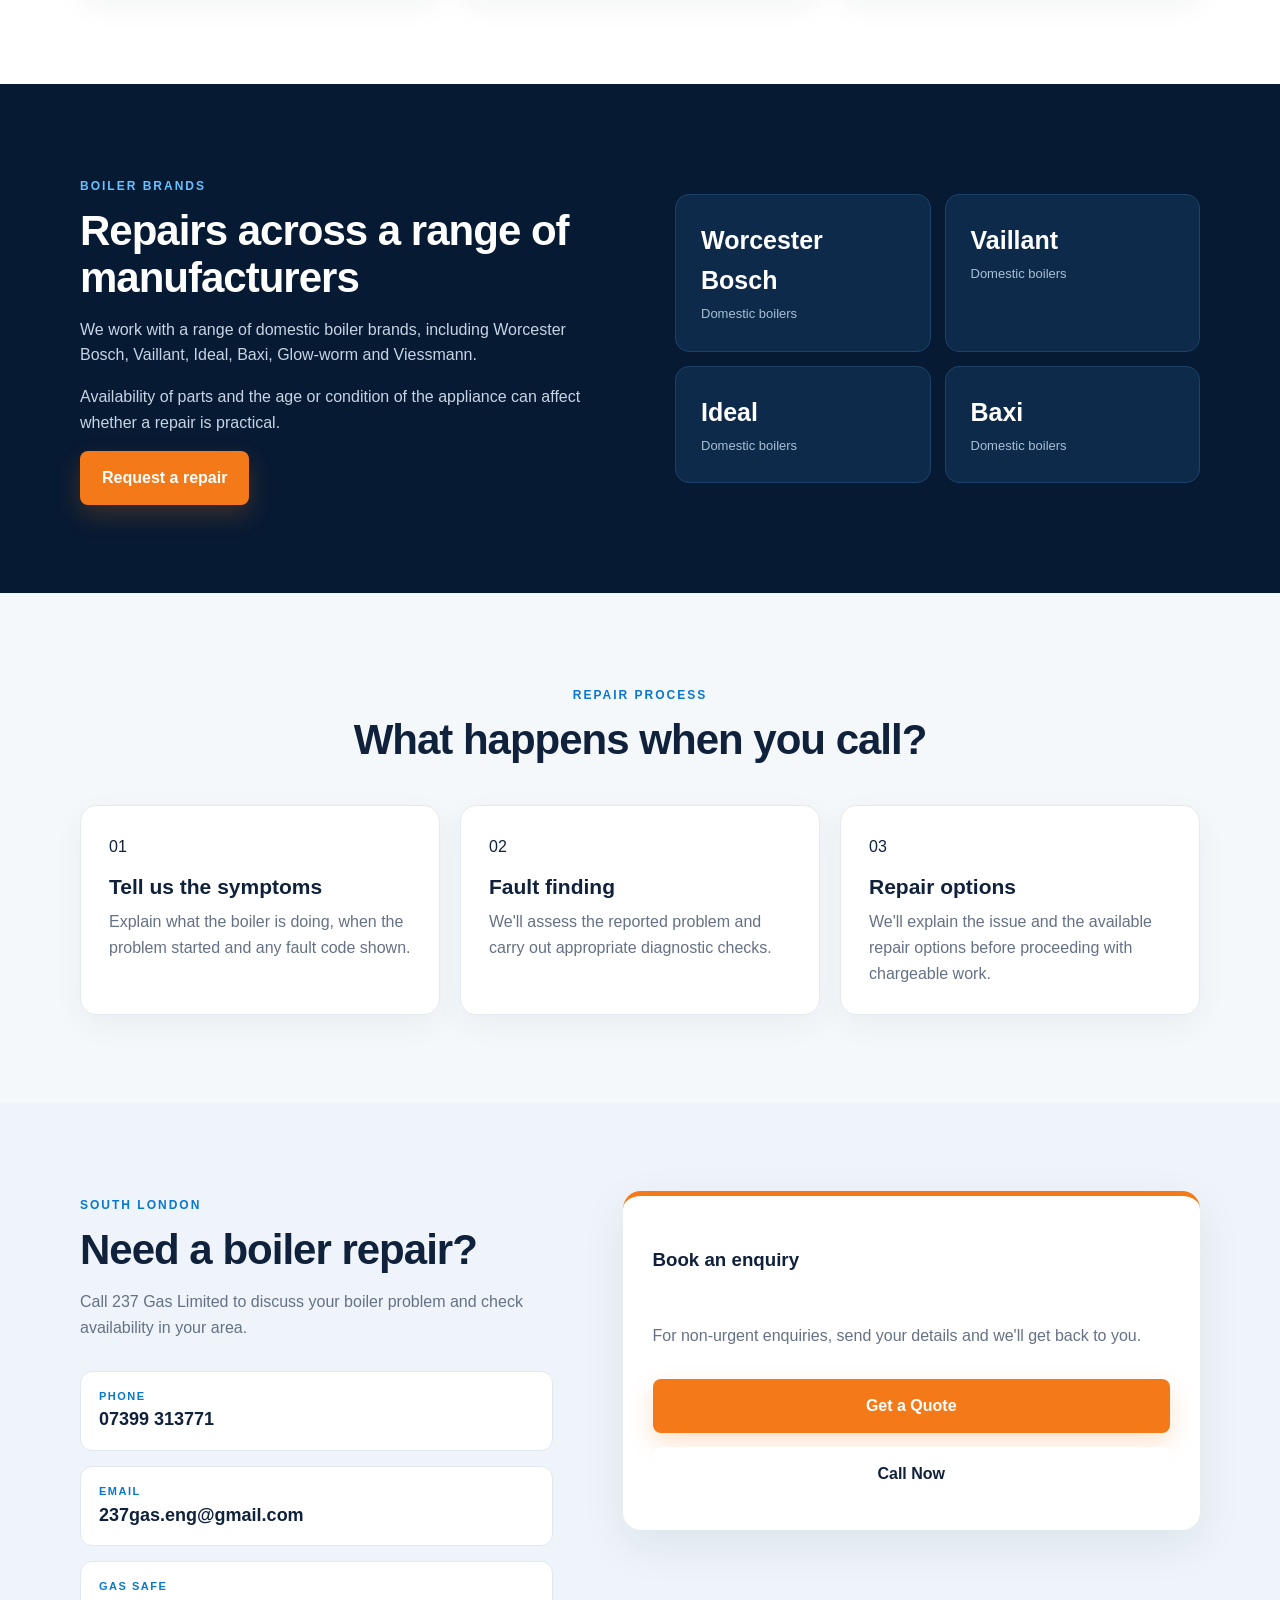
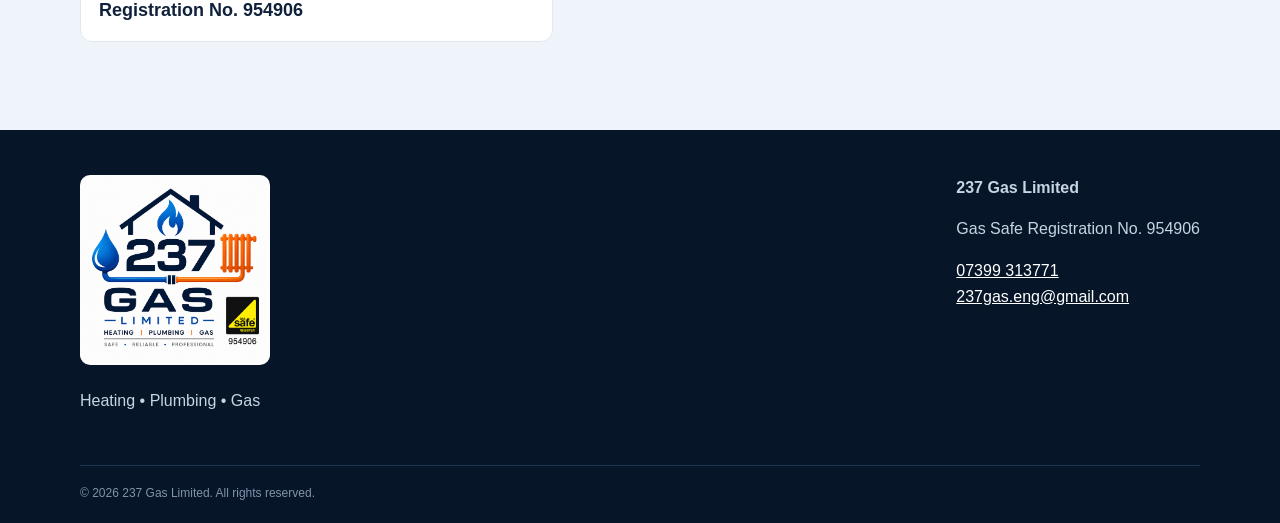
<file: services/emergency-boiler-repairs.html>
<!DOCTYPE html>
<html lang="en-GB">
<head>
<meta charset="UTF-8">
<meta name="viewport" content="width=device-width, initial-scale=1.0">
<title>Emergency Boiler Repairs | 237 Gas Limited | Croydon</title>
<meta name="description" content="Emergency boiler repairs and fault finding from 237 Gas Limited in Croydon and surrounding South London areas. Call 07399 313771 for availability.">
<link rel="icon" href="../assets/237-gas-logo.png">
<link rel="stylesheet" href="../styles.css">
<script type="application/ld+json">
{
  "@context": "https://schema.org",
  "@type": "LocalBusiness",
  "name": "237 Gas Limited",
  "telephone": "+447399313771",
  "email": "237gas.eng@gmail.com",
  "url": "https://www.237gas.co.uk/",
  "areaServed": ["Croydon", "Purley", "Thornton Heath", "Coulsdon", "Sutton", "Bromley", "Norwood", "South Norwood", "Streatham", "Crystal Palace"],
  "sameAs": [],
  "knowsAbout": ["boiler servicing", "boiler repairs", "boiler installation", "gas safety certificates", "central heating", "plumbing"]
}
</script>
</head>
<body>
<header class="site-header">
  <div class="container nav-wrap">
    <a class="brand" href="../index.html"><img src="../assets/237-gas-logo.png" alt="237 Gas Limited logo"></a>
    <button class="menu-toggle" aria-label="Open menu" aria-expanded="false">☰</button>
    <nav class="nav">
      <a href="../index.html#services">Services</a><a href="../about/index.html">About</a><a href="../areas/index.html">Areas</a><a href="../index.html#reviews">Reviews</a><a href="../quote/index.html" class="nav-cta">Get a Quote</a>
    </nav>
  </div>
</header>
<main>
<section class="hero service-hero">
<div class="container hero-grid">
<div class="hero-copy">
<span class="eyebrow">EMERGENCY BOILER REPAIRS</span>
<h1>Boiler not working? Get help from a local gas engineer.</h1>
<p class="hero-text">237 Gas Limited provides boiler fault finding and repair services in Croydon and surrounding South London areas, subject to availability.</p>
<div class="hero-actions"><a class="btn btn-primary" href="tel:+447399313771">Call 07399 313771</a><a class="btn btn-light" href="../quote/index.html">Request a quote</a></div>
<div class="trust-row"><span>✓ Gas Safe Registered</span><span>✓ Fault Finding</span><span>✓ Domestic Boilers</span></div>
</div>
<div class="hero-card">
<div class="hero-card-top">NEED HELP NOW?</div>
<h2>Tell us what your boiler is doing</h2>
<p>Have the boiler make/model and any fault code ready if possible. We'll discuss the issue and availability with you.</p>
<a href="tel:+447399313771" class="text-link">Call the engineer →</a>
<div class="registration"><strong>Gas Safe</strong><span>Registration No. 954906</span></div>
</div>
</div>
</section>

<section class="section"><div class="container">
<div class="section-heading"><span class="eyebrow">COMMON BOILER PROBLEMS</span><h2>What we can help diagnose</h2><p>Boiler faults can have different causes. We carry out checks to identify the problem and explain the repair options before work proceeds.</p></div>
<div class="cards">
<article class="service-card"><div class="icon">🔥</div><h3>No heating or hot water</h3><p>Fault finding for boilers that are not providing heating or domestic hot water.</p></article>
<article class="service-card"><div class="icon">⚠️</div><h3>Boiler fault codes</h3><p>Diagnosis of common boiler faults and error codes across a range of domestic boiler brands.</p></article>
<article class="service-card"><div class="icon">💧</div><h3>Low boiler pressure</h3><p>Investigating recurring pressure loss and related heating-system issues.</p></article>
<article class="service-card"><div class="icon">🔧</div><h3>Component faults</h3><p>Fault finding and component replacement where the repair is appropriate and parts are available.</p></article>
<article class="service-card"><div class="icon">🔄</div><h3>Boiler keeps stopping</h3><p>Checking repeated lockouts, ignition problems and other reported operating faults.</p></article>
<article class="service-card"><div class="icon">📋</div><h3>Repair advice</h3><p>Clear explanation of the fault, repair requirements and any further work that may be needed.</p></article>
</div></div></section>

<section class="section section-dark"><div class="container about-grid"><div>
<span class="eyebrow">BOILER BRANDS</span><h2>Repairs across a range of manufacturers</h2>
<p>We work with a range of domestic boiler brands, including Worcester Bosch, Vaillant, Ideal, Baxi, Glow-worm and Viessmann.</p>
<p>Availability of parts and the age or condition of the appliance can affect whether a repair is practical.</p>
<a class="btn btn-primary" href="../quote/index.html">Request a repair</a>
</div><div class="credentials"><div class="credential"><strong>Worcester Bosch</strong><span>Domestic boilers</span></div><div class="credential"><strong>Vaillant</strong><span>Domestic boilers</span></div><div class="credential"><strong>Ideal</strong><span>Domestic boilers</span></div><div class="credential"><strong>Baxi</strong><span>Domestic boilers</span></div></div></div></section>

<section class="section section-soft"><div class="container"><div class="section-heading"><span class="eyebrow">REPAIR PROCESS</span><h2>What happens when you call?</h2></div><div class="cards">
<article class="service-card"><div class="number">01</div><h3>Tell us the symptoms</h3><p>Explain what the boiler is doing, when the problem started and any fault code shown.</p></article>
<article class="service-card"><div class="number">02</div><h3>Fault finding</h3><p>We'll assess the reported problem and carry out appropriate diagnostic checks.</p></article>
<article class="service-card"><div class="number">03</div><h3>Repair options</h3><p>We'll explain the issue and the available repair options before proceeding with chargeable work.</p></article>
</div></div></section>

<section class="section contact-section"><div class="container contact-grid"><div><span class="eyebrow">SOUTH LONDON</span><h2>Need a boiler repair?</h2><p>Call 237 Gas Limited to discuss your boiler problem and check availability in your area.</p><div class="contact-details"><a href="tel:+447399313771"><span>PHONE</span><strong>07399 313771</strong></a><a href="mailto:237gas.eng@gmail.com"><span>EMAIL</span><strong>237gas.eng@gmail.com</strong></a><div><span>GAS SAFE</span><strong>Registration No. 954906</strong></div></div></div><div class="quote-form"><h3>Book an enquiry</h3><p>For non-urgent enquiries, send your details and we'll get back to you.</p><a class="btn btn-primary btn-full" href="../quote/index.html">Get a Quote</a><a class="btn btn-light btn-full" href="tel:+447399313771">Call Now</a></div></div></section>
</main>
<footer class="footer"><div class="container footer-grid"><div><img src="../assets/237-gas-logo.png" alt="237 Gas Limited" class="footer-logo"><p>Heating • Plumbing • Gas</p></div><div><strong>237 Gas Limited</strong><p>Gas Safe Registration No. 954906</p><p><a href="tel:+447399313771">07399 313771</a><br><a href="mailto:237gas.eng@gmail.com">237gas.eng@gmail.com</a></p></div></div><div class="container copyright">© 2026 237 Gas Limited. All rights reserved.</div></footer>
<script src="../script.js"></script>
<a class="whatsapp-float" href="https://wa.me/447399313771?text=Hello%20237%20Gas%20Limited%2C%20I%20would%20like%20to%20make%20an%20enquiry." target="_blank" rel="noopener" aria-label="Message 237 Gas Limited on WhatsApp"><span>WA</span><strong>WhatsApp us</strong></a>
<div class="mobile-callbar"><a href="tel:+447399313771">Call 07399 313771</a><a href="https://wa.me/447399313771?text=Hello%20237%20Gas%20Limited%2C%20I%20would%20like%20to%20make%20an%20enquiry." target="_blank" rel="noopener">WhatsApp</a></div>
</body>
</html>
</file>
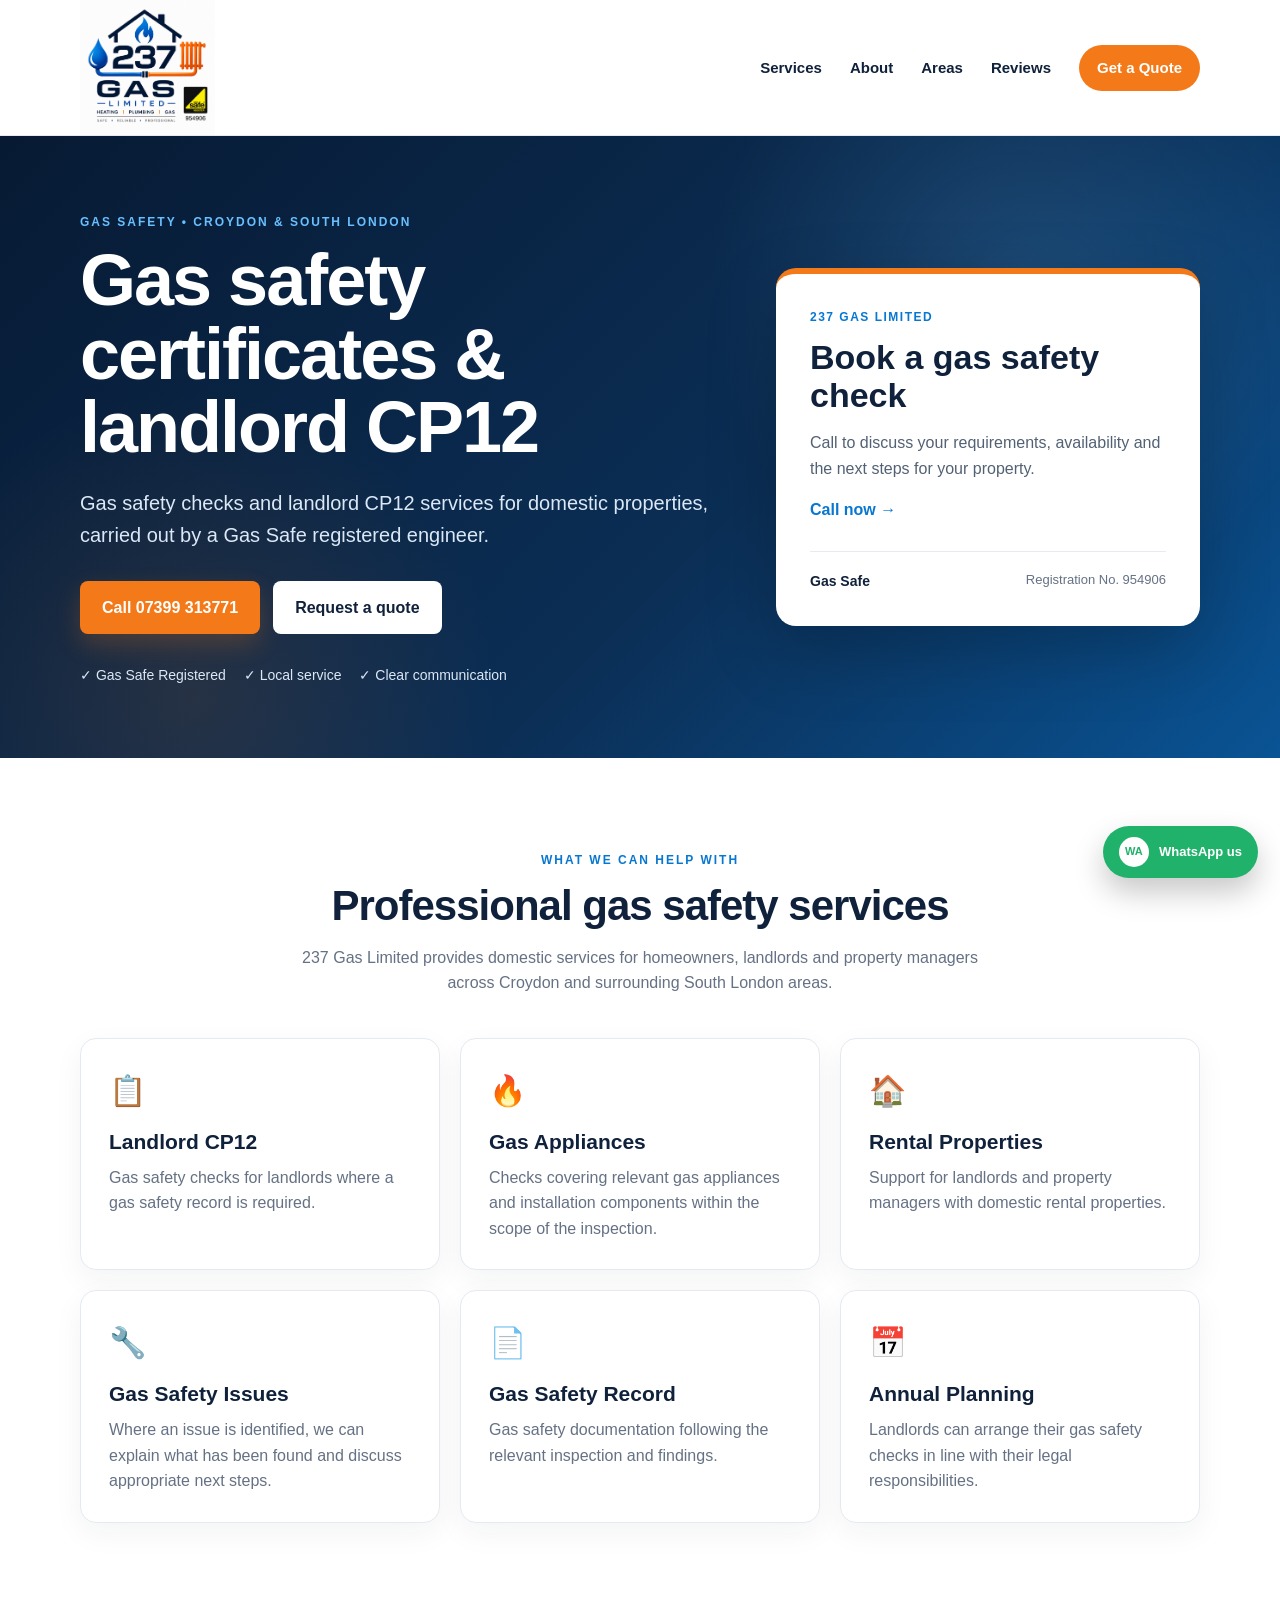
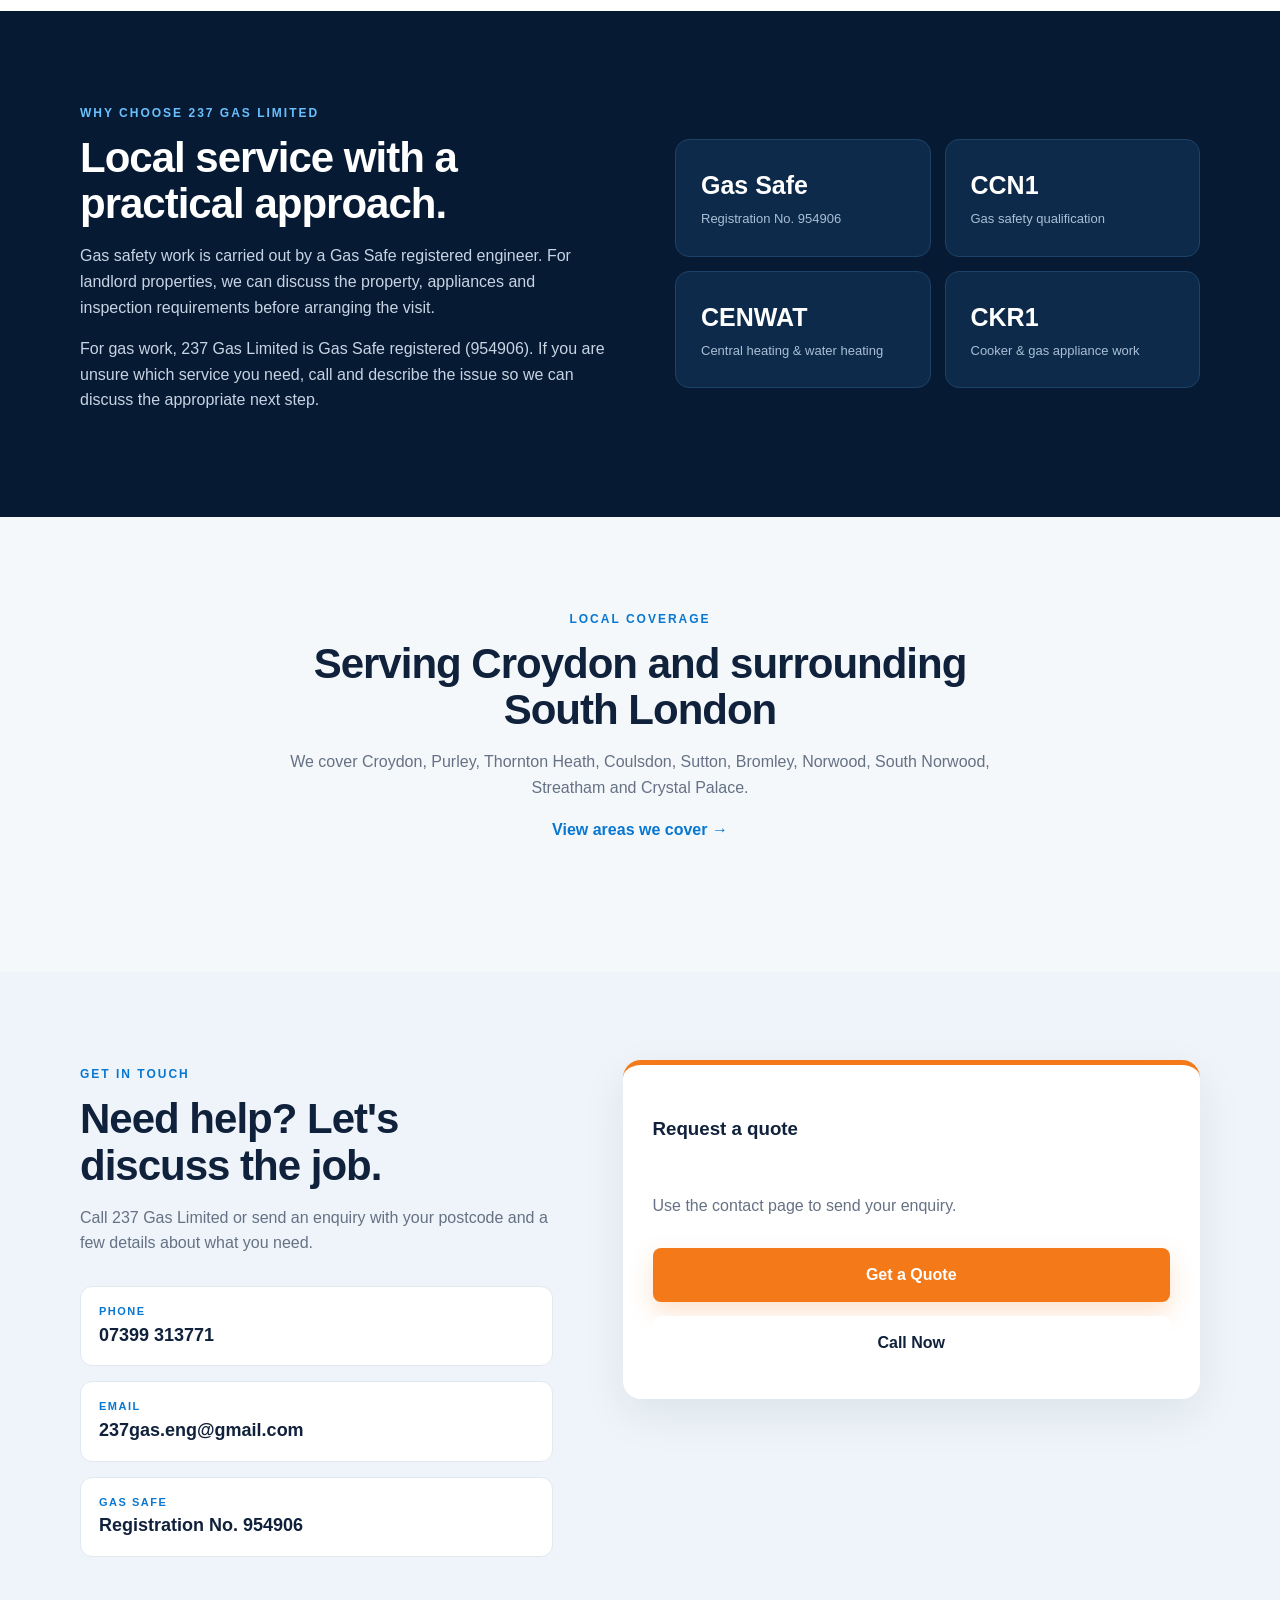
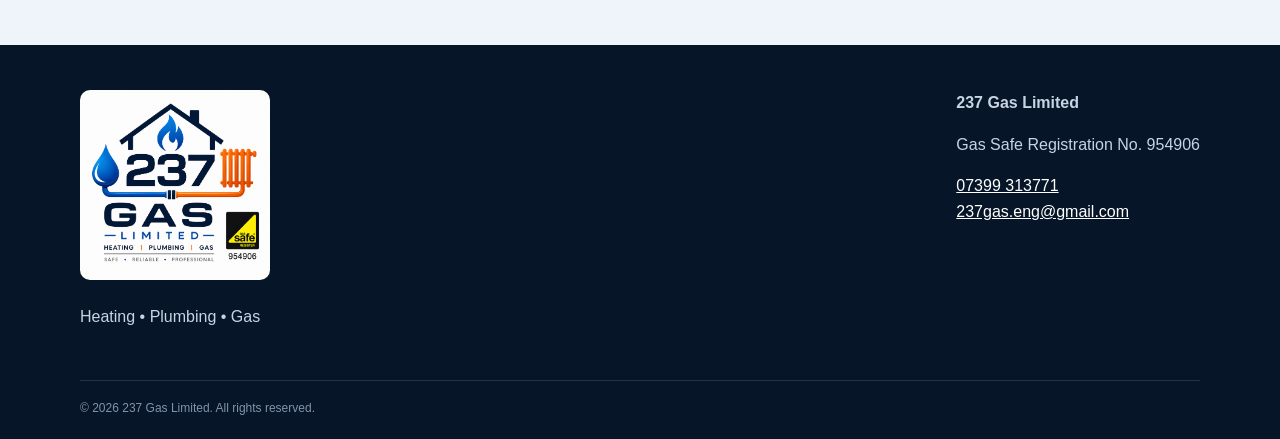
<file: services/gas-safety-certificate-croydon.html>
<!DOCTYPE html>
<html lang="en-GB"><head><meta charset="UTF-8"><meta name="viewport" content="width=device-width, initial-scale=1.0">
<title>Gas Safety Certificate Croydon | 237 Gas Limited</title><meta name="description" content="Gas safety certificates and landlord CP12 services in Croydon and South London from Gas Safe registered 237 Gas Limited."><link rel="icon" href="../assets/237-gas-logo.png"><link rel="stylesheet" href="../styles.css"><script type="application/ld+json">
{
  "@context": "https://schema.org",
  "@type": "LocalBusiness",
  "name": "237 Gas Limited",
  "telephone": "+447399313771",
  "email": "237gas.eng@gmail.com",
  "url": "https://www.237gas.co.uk/",
  "areaServed": ["Croydon", "Purley", "Thornton Heath", "Coulsdon", "Sutton", "Bromley", "Norwood", "South Norwood", "Streatham", "Crystal Palace"],
  "sameAs": [],
  "knowsAbout": ["boiler servicing", "boiler repairs", "boiler installation", "gas safety certificates", "central heating", "plumbing"]
}
</script>
</head>
<body><header class="site-header"><div class="container nav-wrap"><a class="brand" href="../index.html"><img src="../assets/237-gas-logo.png" alt="237 Gas Limited logo"></a><button class="menu-toggle" aria-label="Open menu" aria-expanded="false">☰</button><nav class="nav"><a href="../index.html#services">Services</a><a href="../about/index.html">About</a><a href="../areas/index.html">Areas</a><a href="../index.html#reviews">Reviews</a><a href="../quote/index.html" class="nav-cta">Get a Quote</a></nav></div></header>
<main><section class="hero service-hero"><div class="container hero-grid"><div class="hero-copy"><span class="eyebrow">GAS SAFETY • CROYDON & SOUTH LONDON</span><h1>Gas safety certificates & landlord CP12</h1><p class="hero-text">Gas safety checks and landlord CP12 services for domestic properties, carried out by a Gas Safe registered engineer.</p><div class="hero-actions"><a class="btn btn-primary" href="tel:+447399313771">Call 07399 313771</a><a class="btn btn-light" href="../quote/index.html">Request a quote</a></div><div class="trust-row"><span>✓ Gas Safe Registered</span><span>✓ Local service</span><span>✓ Clear communication</span></div></div><div class="hero-card"><div class="hero-card-top">237 GAS LIMITED</div><h2>Book a gas safety check</h2><p>Call to discuss your requirements, availability and the next steps for your property.</p><a href="tel:+447399313771" class="text-link">Call now →</a><div class="registration"><strong>Gas Safe</strong><span>Registration No. 954906</span></div></div></div></section>
<section class="section"><div class="container"><div class="section-heading"><span class="eyebrow">WHAT WE CAN HELP WITH</span><h2>Professional gas safety services</h2><p>237 Gas Limited provides domestic services for homeowners, landlords and property managers across Croydon and surrounding South London areas.</p></div><div class="cards"><article class="service-card"><div class="icon">📋</div><h3>Landlord CP12</h3><p>Gas safety checks for landlords where a gas safety record is required.</p></article><article class="service-card"><div class="icon">🔥</div><h3>Gas Appliances</h3><p>Checks covering relevant gas appliances and installation components within the scope of the inspection.</p></article><article class="service-card"><div class="icon">🏠</div><h3>Rental Properties</h3><p>Support for landlords and property managers with domestic rental properties.</p></article><article class="service-card"><div class="icon">🔧</div><h3>Gas Safety Issues</h3><p>Where an issue is identified, we can explain what has been found and discuss appropriate next steps.</p></article><article class="service-card"><div class="icon">📄</div><h3>Gas Safety Record</h3><p>Gas safety documentation following the relevant inspection and findings.</p></article><article class="service-card"><div class="icon">📅</div><h3>Annual Planning</h3><p>Landlords can arrange their gas safety checks in line with their legal responsibilities.</p></article></div></div></section>
<section class="section section-dark"><div class="container about-grid"><div><span class="eyebrow">WHY CHOOSE 237 GAS LIMITED</span><h2>Local service with a practical approach.</h2><p>Gas safety work is carried out by a Gas Safe registered engineer. For landlord properties, we can discuss the property, appliances and inspection requirements before arranging the visit.</p><p>For gas work, 237 Gas Limited is Gas Safe registered (954906). If you are unsure which service you need, call and describe the issue so we can discuss the appropriate next step.</p></div><div class="credentials"><div class="credential"><strong>Gas Safe</strong><span>Registration No. 954906</span></div><div class="credential"><strong>CCN1</strong><span>Gas safety qualification</span></div><div class="credential"><strong>CENWAT</strong><span>Central heating & water heating</span></div><div class="credential"><strong>CKR1</strong><span>Cooker & gas appliance work</span></div></div></div></section>
<section class="section section-soft"><div class="container"><div class="section-heading"><span class="eyebrow">LOCAL COVERAGE</span><h2>Serving Croydon and surrounding South London</h2><p>We cover Croydon, Purley, Thornton Heath, Coulsdon, Sutton, Bromley, Norwood, South Norwood, Streatham and Crystal Palace.</p><a class="text-link" href="../areas/index.html">View areas we cover →</a></div></div></section>
<section class="section contact-section"><div class="container contact-grid"><div><span class="eyebrow">GET IN TOUCH</span><h2>Need help? Let's discuss the job.</h2><p>Call 237 Gas Limited or send an enquiry with your postcode and a few details about what you need.</p><div class="contact-details"><a href="tel:+447399313771"><span>PHONE</span><strong>07399 313771</strong></a><a href="mailto:237gas.eng@gmail.com"><span>EMAIL</span><strong>237gas.eng@gmail.com</strong></a><div><span>GAS SAFE</span><strong>Registration No. 954906</strong></div></div></div><div class="quote-form"><h3>Request a quote</h3><p>Use the contact page to send your enquiry.</p><a class="btn btn-primary btn-full" href="../quote/index.html">Get a Quote</a><a class="btn btn-light btn-full" href="tel:+447399313771">Call Now</a></div></div></section></main>
<footer class="footer"><div class="container footer-grid"><div><img src="../assets/237-gas-logo.png" alt="237 Gas Limited" class="footer-logo"><p>Heating • Plumbing • Gas</p></div><div><strong>237 Gas Limited</strong><p>Gas Safe Registration No. 954906</p><p><a href="tel:+447399313771">07399 313771</a><br><a href="mailto:237gas.eng@gmail.com">237gas.eng@gmail.com</a></p></div></div><div class="container copyright">© 2026 237 Gas Limited. All rights reserved.</div></footer><script src="../script.js"></script><a class="whatsapp-float" href="https://wa.me/447399313771?text=Hello%20237%20Gas%20Limited%2C%20I%20would%20like%20to%20make%20an%20enquiry." target="_blank" rel="noopener" aria-label="Message 237 Gas Limited on WhatsApp"><span>WA</span><strong>WhatsApp us</strong></a>
<div class="mobile-callbar"><a href="tel:+447399313771">Call 07399 313771</a><a href="https://wa.me/447399313771?text=Hello%20237%20Gas%20Limited%2C%20I%20would%20like%20to%20make%20an%20enquiry." target="_blank" rel="noopener">WhatsApp</a></div>
</body></html>
</file>
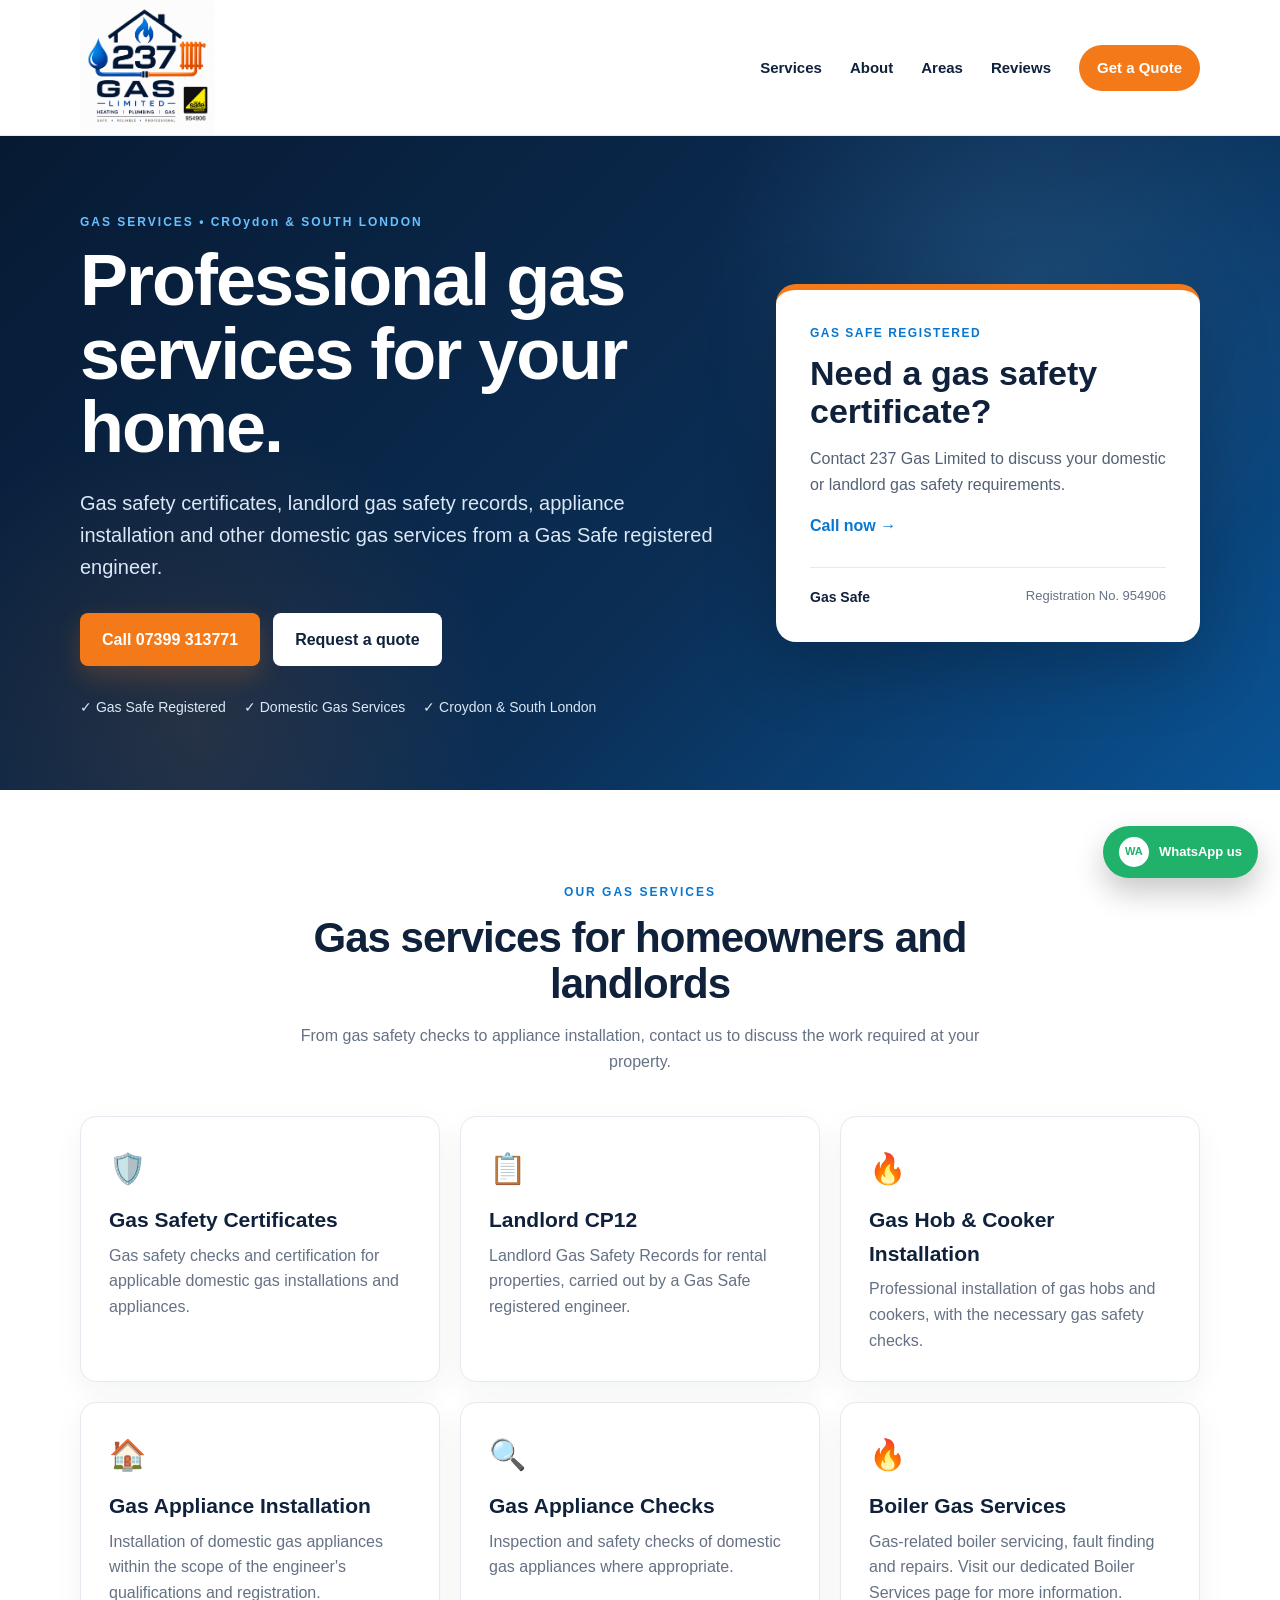
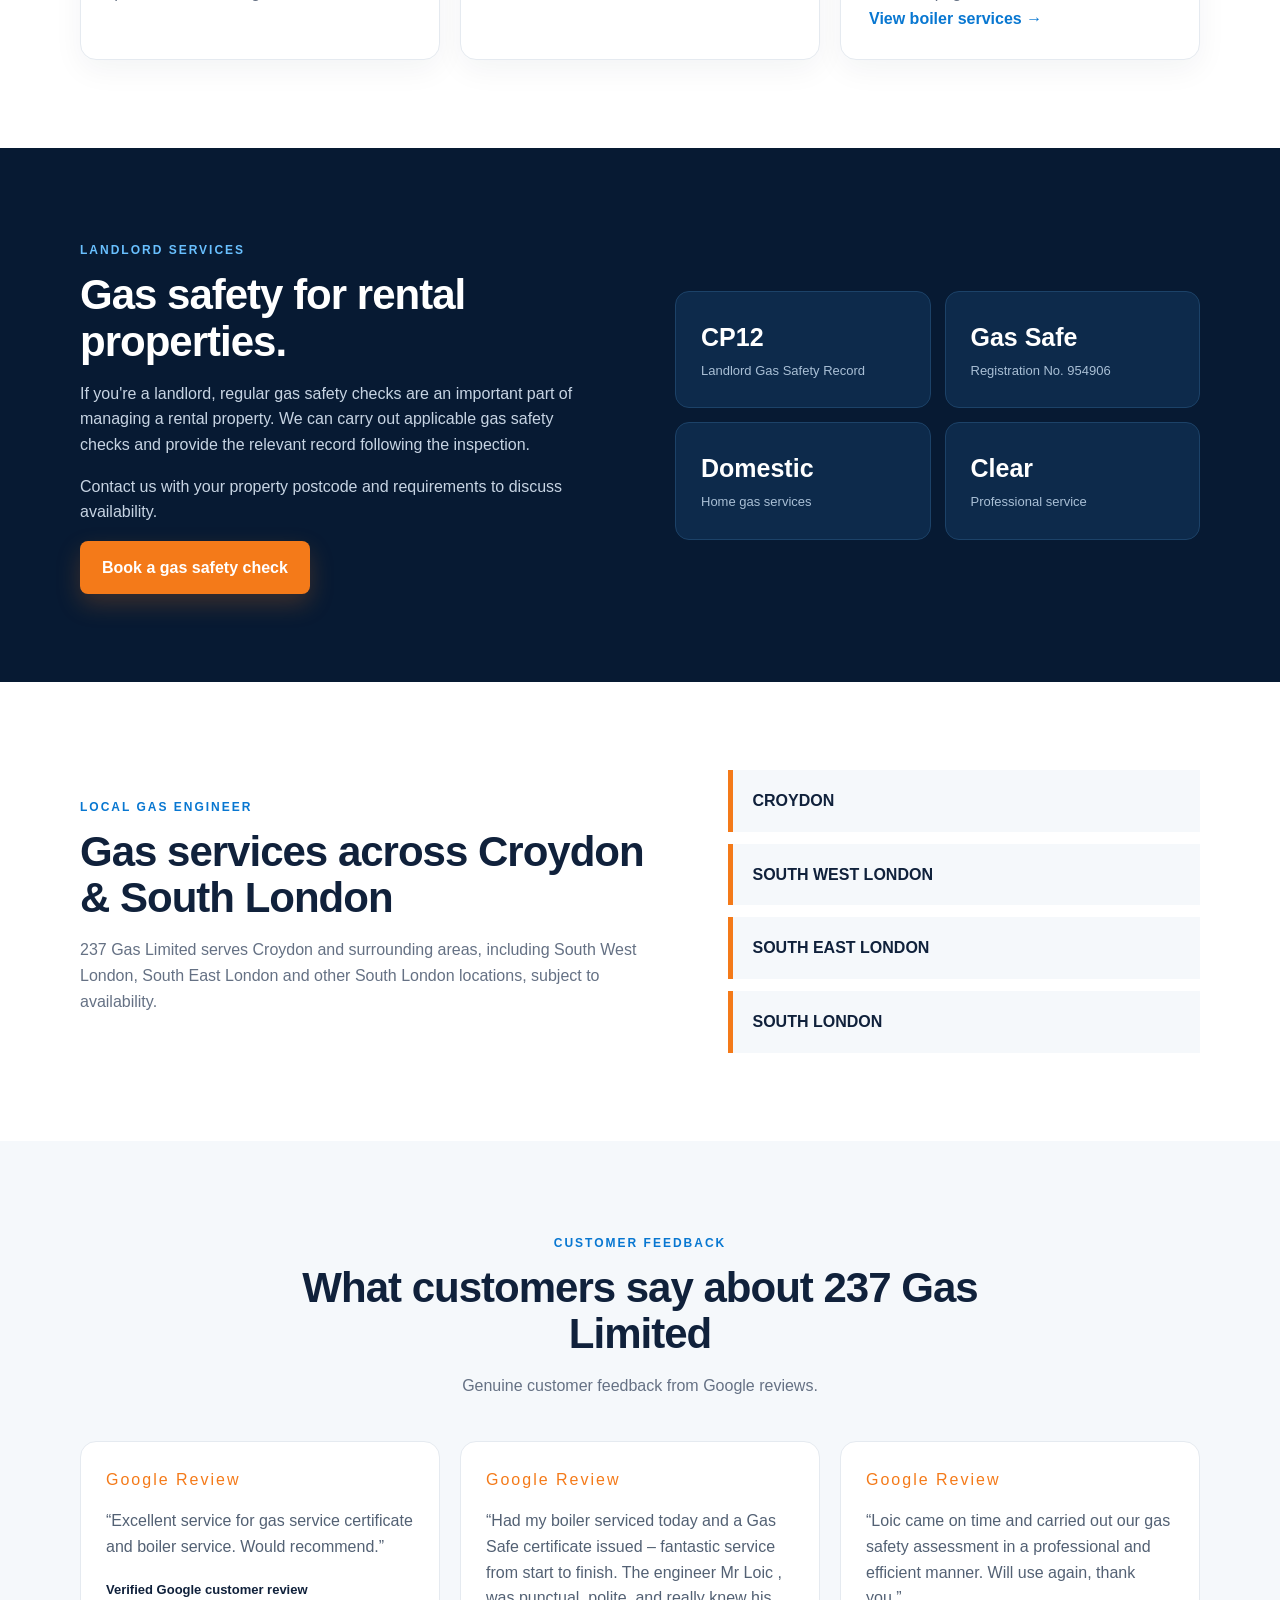
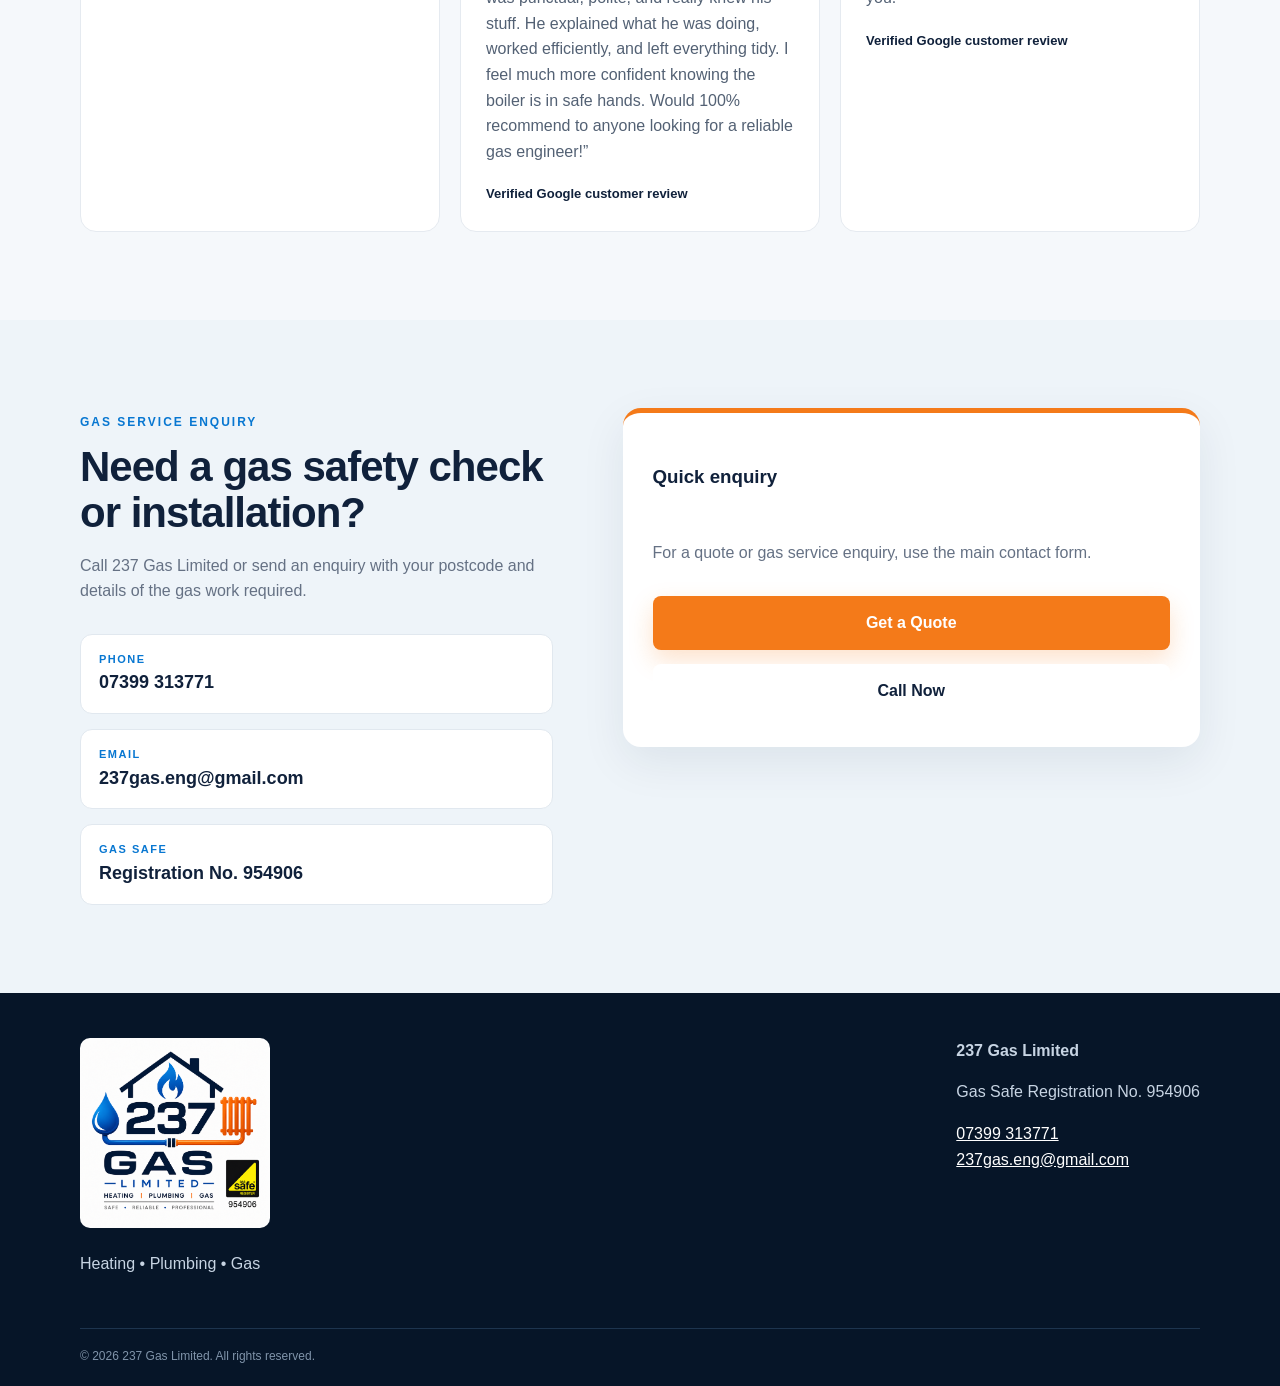
<file: services/gas-services.html>
<!DOCTYPE html>
<html lang="en-GB">
<head>
<meta charset="UTF-8">
<meta name="viewport" content="width=device-width, initial-scale=1.0">
<title>Gas Services | 237 Gas Limited | Croydon & South London</title>
<meta name="description" content="Gas services from 237 Gas Limited including gas safety certificates, landlord CP12, gas appliance and cooker installation across Croydon and South London.">
<link rel="icon" href="../assets/237-gas-logo.png">
<link rel="stylesheet" href="../styles.css">
<script type="application/ld+json">
{
  "@context": "https://schema.org",
  "@type": "LocalBusiness",
  "name": "237 Gas Limited",
  "telephone": "+447399313771",
  "email": "237gas.eng@gmail.com",
  "url": "https://www.237gas.co.uk/",
  "areaServed": ["Croydon", "Purley", "Thornton Heath", "Coulsdon", "Sutton", "Bromley", "Norwood", "South Norwood", "Streatham", "Crystal Palace"],
  "sameAs": [],
  "knowsAbout": ["boiler servicing", "boiler repairs", "boiler installation", "gas safety certificates", "central heating", "plumbing"]
}
</script>
</head>
<body>
<header class="site-header">
  <div class="container nav-wrap">
    <a class="brand" href="../index.html"><img src="../assets/237-gas-logo.png" alt="237 Gas Limited logo"></a>
    <button class="menu-toggle" aria-label="Open menu" aria-expanded="false">☰</button>
    <nav class="nav">
      <a href="../index.html#services">Services</a>
      <a href="../index.html#about">About</a>
      <a href="../index.html#areas">Areas</a>
      <a href="../index.html#reviews">Reviews</a>
      <a href="../index.html#contact" class="nav-cta">Get a Quote</a>
    </nav>
  </div>
</header>

<main>
<section class="hero service-hero">
  <div class="container hero-grid">
    <div class="hero-copy">
      <span class="eyebrow">GAS SERVICES • CROydon & SOUTH LONDON</span>
      <h1>Professional gas services for your home.</h1>
      <p class="hero-text">Gas safety certificates, landlord gas safety records, appliance installation and other domestic gas services from a Gas Safe registered engineer.</p>
      <div class="hero-actions">
        <a class="btn btn-primary" href="tel:+447399313771">Call 07399 313771</a>
        <a class="btn btn-light" href="../index.html#contact">Request a quote</a>
      </div>
      <div class="trust-row">
        <span>✓ Gas Safe Registered</span>
        <span>✓ Domestic Gas Services</span>
        <span>✓ Croydon & South London</span>
      </div>
    </div>
    <div class="hero-card">
      <div class="hero-card-top">GAS SAFE REGISTERED</div>
      <h2>Need a gas safety certificate?</h2>
      <p>Contact 237 Gas Limited to discuss your domestic or landlord gas safety requirements.</p>
      <a href="tel:+447399313771" class="text-link">Call now →</a>
      <div class="registration"><strong>Gas Safe</strong><span>Registration No. 954906</span></div>
    </div>
  </div>
</section>

<section class="section">
<div class="container">
<div class="section-heading">
<span class="eyebrow">OUR GAS SERVICES</span>
<h2>Gas services for homeowners and landlords</h2>
<p>From gas safety checks to appliance installation, contact us to discuss the work required at your property.</p>
</div>
<div class="cards">
<article class="service-card"><div class="icon">🛡️</div><h3>Gas Safety Certificates</h3><p>Gas safety checks and certification for applicable domestic gas installations and appliances.</p></article>
<article class="service-card"><div class="icon">📋</div><h3>Landlord CP12</h3><p>Landlord Gas Safety Records for rental properties, carried out by a Gas Safe registered engineer.</p></article>
<article class="service-card"><div class="icon">🔥</div><h3>Gas Hob & Cooker Installation</h3><p>Professional installation of gas hobs and cookers, with the necessary gas safety checks.</p></article>
<article class="service-card"><div class="icon">🏠</div><h3>Gas Appliance Installation</h3><p>Installation of domestic gas appliances within the scope of the engineer's qualifications and registration.</p></article>
<article class="service-card"><div class="icon">🔍</div><h3>Gas Appliance Checks</h3><p>Inspection and safety checks of domestic gas appliances where appropriate.</p></article>
<article class="service-card"><div class="icon">🔥</div><h3>Boiler Gas Services</h3><p>Gas-related boiler servicing, fault finding and repairs. Visit our dedicated Boiler Services page for more information.</p><a class="text-link" href="boiler-services.html">View boiler services →</a></article>
</div>
</div>
</section>

<section class="section section-dark">
<div class="container about-grid">
<div>
<span class="eyebrow">LANDLORD SERVICES</span>
<h2>Gas safety for rental properties.</h2>
<p>If you're a landlord, regular gas safety checks are an important part of managing a rental property. We can carry out applicable gas safety checks and provide the relevant record following the inspection.</p>
<p>Contact us with your property postcode and requirements to discuss availability.</p>
<a class="btn btn-primary" href="../index.html#contact">Book a gas safety check</a>
</div>
<div class="credentials">
<div class="credential"><strong>CP12</strong><span>Landlord Gas Safety Record</span></div>
<div class="credential"><strong>Gas Safe</strong><span>Registration No. 954906</span></div>
<div class="credential"><strong>Domestic</strong><span>Home gas services</span></div>
<div class="credential"><strong>Clear</strong><span>Professional service</span></div>
</div>
</div>
</section>

<section class="section">
<div class="container areas-grid">
<div>
<span class="eyebrow">LOCAL GAS ENGINEER</span>
<h2>Gas services across Croydon & South London</h2>
<p>237 Gas Limited serves Croydon and surrounding areas, including South West London, South East London and other South London locations, subject to availability.</p>
</div>
<div class="area-box">
<span>CROYDON</span>
<span>SOUTH WEST LONDON</span>
<span>SOUTH EAST LONDON</span>
<span>SOUTH LONDON</span>
</div>
</div>
</section>

<section class="section section-soft">
<div class="container">
<div class="section-heading">
<span class="eyebrow">CUSTOMER FEEDBACK</span>
<h2>What customers say about 237 Gas Limited</h2>
<p>Genuine customer feedback from Google reviews.</p>
</div>
<div class="review-grid">
<article class="review-card"><div class="stars">Google Review</div><p>“Excellent service for gas service certificate and boiler service. Would recommend.”</p><strong>Verified Google customer review</strong></article>
<article class="review-card"><div class="stars">Google Review</div><p>“Had my boiler serviced today and a Gas Safe certificate issued – fantastic service from start to finish. The engineer Mr Loic , was punctual, polite, and really knew his stuff. He explained what he was doing, worked efficiently, and left everything tidy. I feel much more confident knowing the boiler is in safe hands. Would 100% recommend to anyone looking for a reliable gas engineer!”</p><strong>Verified Google customer review</strong></article>
<article class="review-card"><div class="stars">Google Review</div><p>“Loic came on time and carried out our gas safety assessment in a professional and efficient manner. Will use again, thank you.”</p><strong>Verified Google customer review</strong></article>
</div>
</div>
</section>

<section class="section contact-section">
<div class="container contact-grid">
<div>
<span class="eyebrow">GAS SERVICE ENQUIRY</span>
<h2>Need a gas safety check or installation?</h2>
<p>Call 237 Gas Limited or send an enquiry with your postcode and details of the gas work required.</p>
<div class="contact-details">
<a href="tel:+447399313771"><span>PHONE</span><strong>07399 313771</strong></a>
<a href="mailto:237gas.eng@gmail.com"><span>EMAIL</span><strong>237gas.eng@gmail.com</strong></a>
<div><span>GAS SAFE</span><strong>Registration No. 954906</strong></div>
</div>
</div>
<div class="quote-form">
<h3>Quick enquiry</h3>
<p>For a quote or gas service enquiry, use the main contact form.</p>
<a class="btn btn-primary btn-full" href="../index.html#contact">Get a Quote</a>
<a class="btn btn-light btn-full" href="tel:+447399313771">Call Now</a>
</div>
</div>
</section>
</main>

<footer class="footer">
<div class="container footer-grid">
<div><img src="../assets/237-gas-logo.png" alt="237 Gas Limited" class="footer-logo"><p>Heating • Plumbing • Gas</p></div>
<div><strong>237 Gas Limited</strong><p>Gas Safe Registration No. 954906</p><p><a href="tel:+447399313771">07399 313771</a><br><a href="mailto:237gas.eng@gmail.com">237gas.eng@gmail.com</a></p></div>
</div>
<div class="container copyright">© 2026 237 Gas Limited. All rights reserved.</div>
</footer>
<script src="../script.js"></script>
<a class="whatsapp-float" href="https://wa.me/447399313771?text=Hello%20237%20Gas%20Limited%2C%20I%20would%20like%20to%20make%20an%20enquiry." target="_blank" rel="noopener" aria-label="Message 237 Gas Limited on WhatsApp"><span>WA</span><strong>WhatsApp us</strong></a>
<div class="mobile-callbar"><a href="tel:+447399313771">Call 07399 313771</a><a href="https://wa.me/447399313771?text=Hello%20237%20Gas%20Limited%2C%20I%20would%20like%20to%20make%20an%20enquiry." target="_blank" rel="noopener">WhatsApp</a></div>
</body>
</html>
</file>
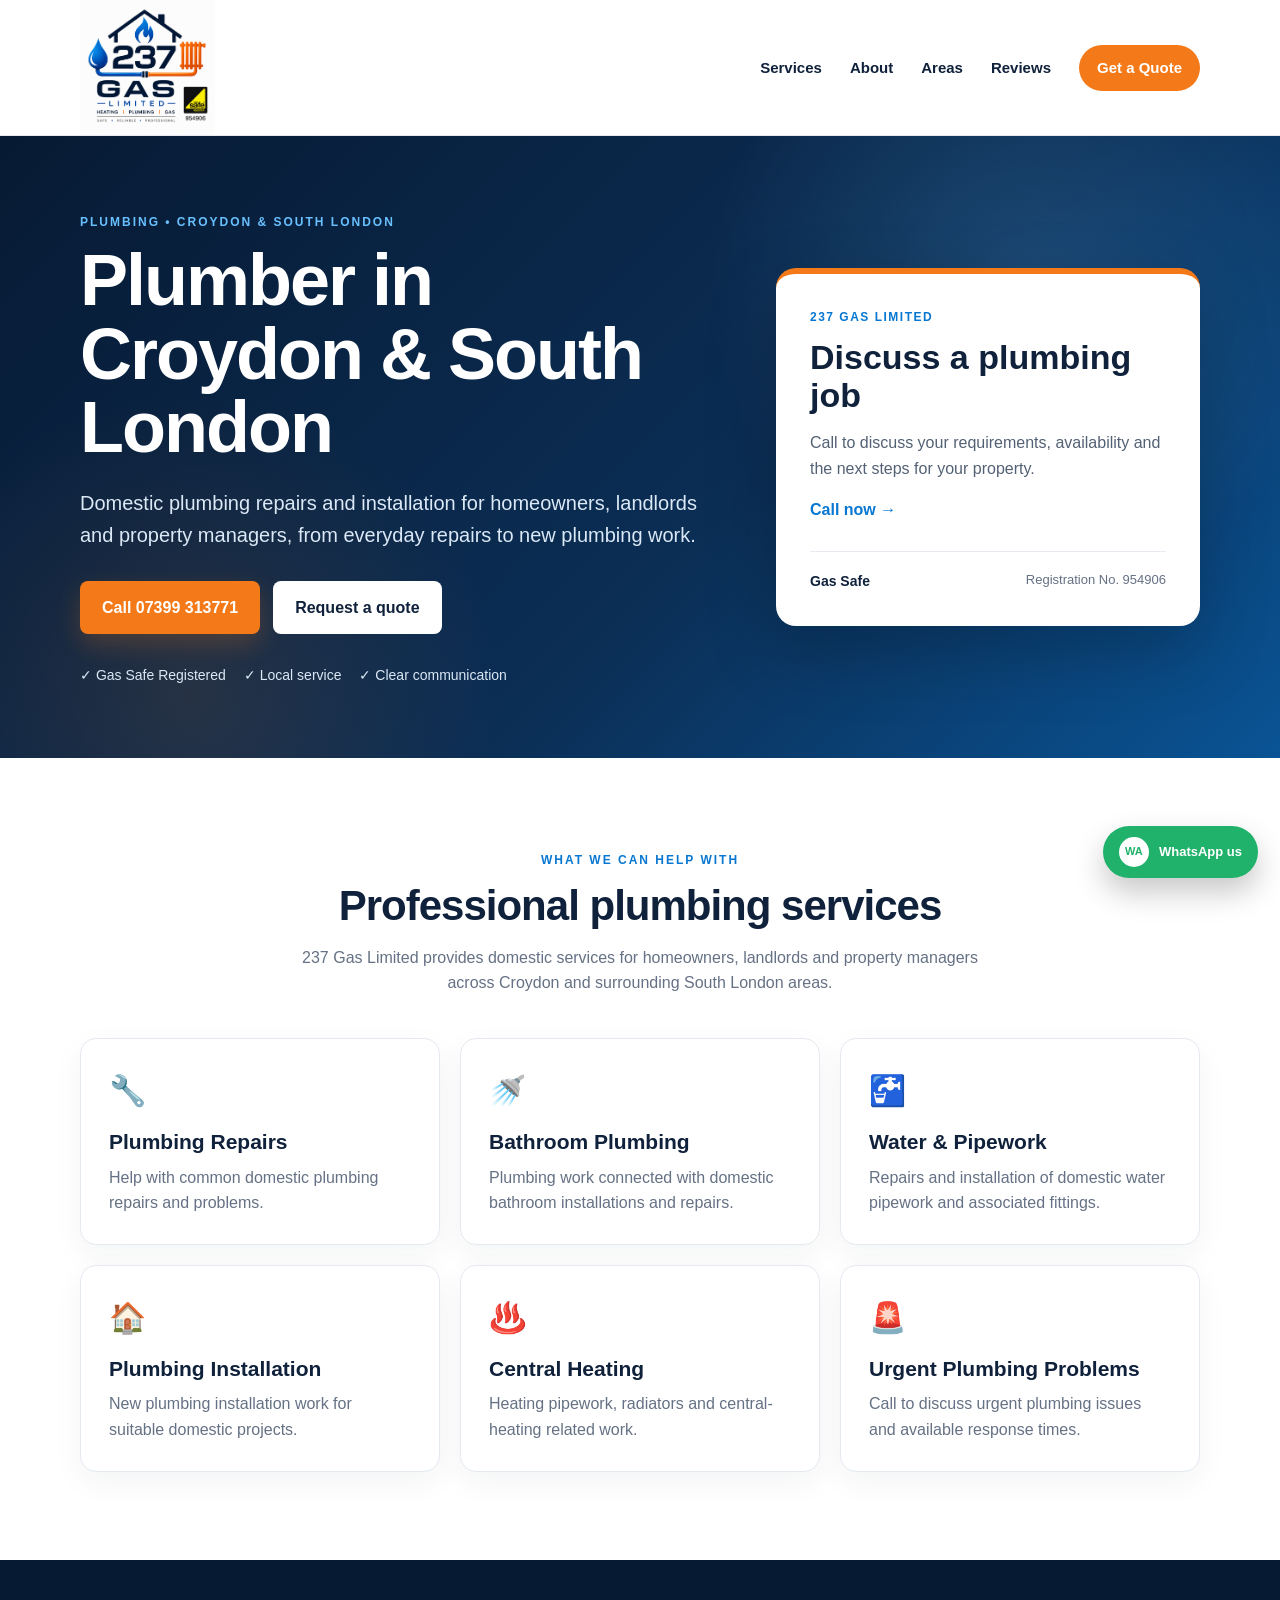
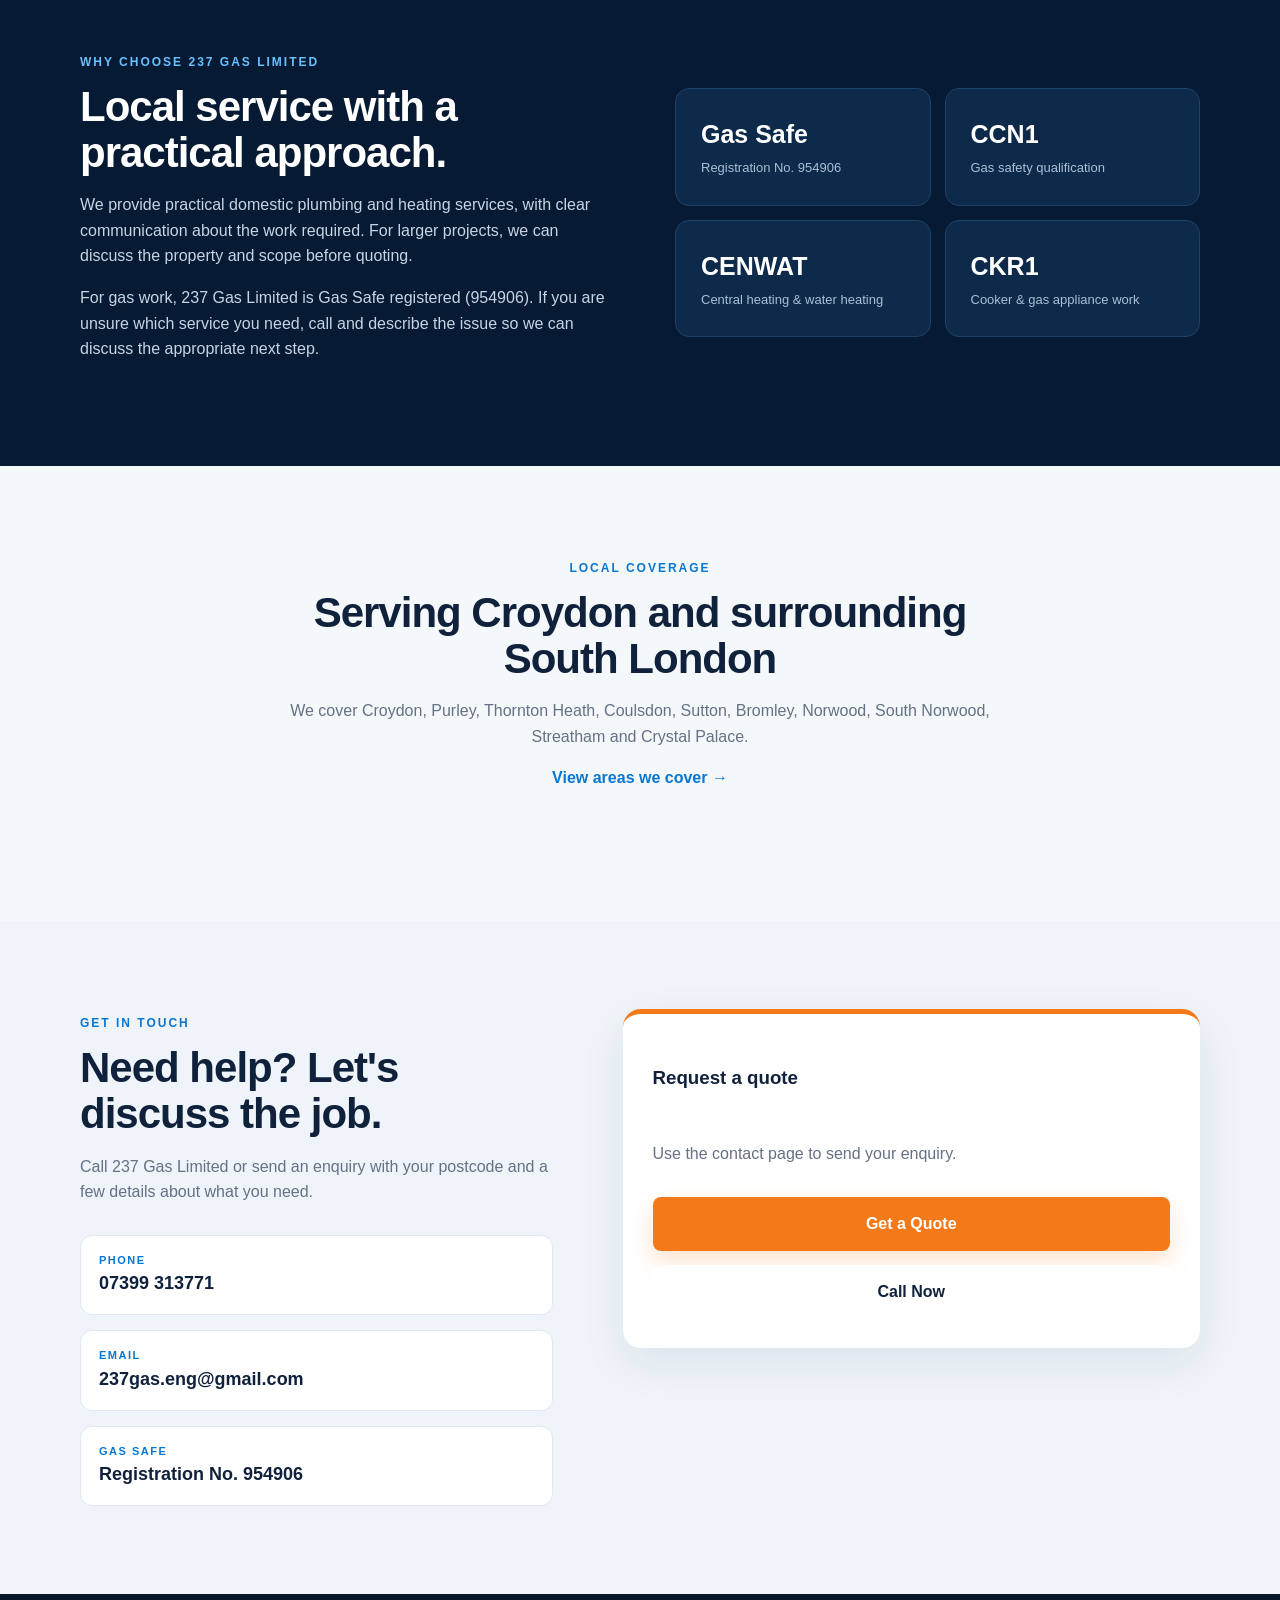
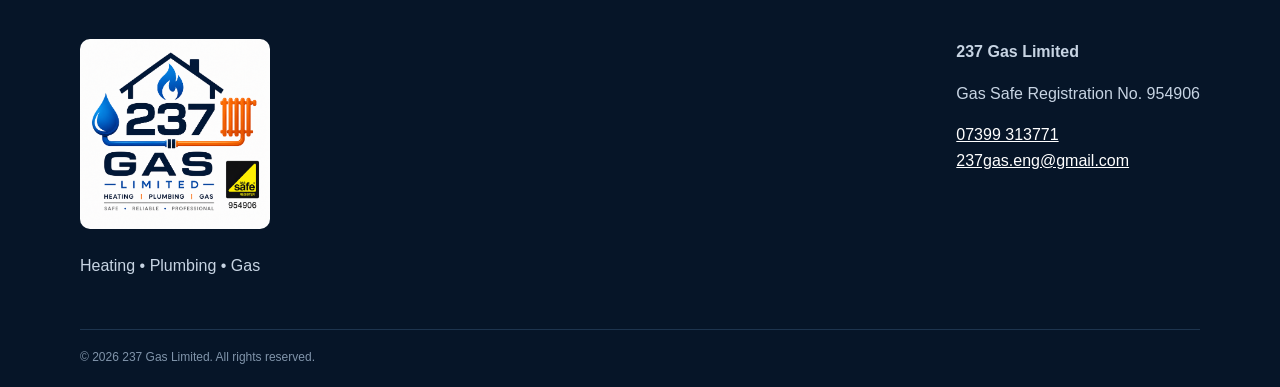
<file: services/plumber-croydon.html>
<!DOCTYPE html>
<html lang="en-GB"><head><meta charset="UTF-8"><meta name="viewport" content="width=device-width, initial-scale=1.0">
<title>Plumber Croydon | 237 Gas Limited</title><meta name="description" content="Domestic plumbing repairs and installation in Croydon and South London from 237 Gas Limited."><link rel="icon" href="../assets/237-gas-logo.png"><link rel="stylesheet" href="../styles.css"><script type="application/ld+json">
{
  "@context": "https://schema.org",
  "@type": "LocalBusiness",
  "name": "237 Gas Limited",
  "telephone": "+447399313771",
  "email": "237gas.eng@gmail.com",
  "url": "https://www.237gas.co.uk/",
  "areaServed": ["Croydon", "Purley", "Thornton Heath", "Coulsdon", "Sutton", "Bromley", "Norwood", "South Norwood", "Streatham", "Crystal Palace"],
  "sameAs": [],
  "knowsAbout": ["boiler servicing", "boiler repairs", "boiler installation", "gas safety certificates", "central heating", "plumbing"]
}
</script>
</head>
<body><header class="site-header"><div class="container nav-wrap"><a class="brand" href="../index.html"><img src="../assets/237-gas-logo.png" alt="237 Gas Limited logo"></a><button class="menu-toggle" aria-label="Open menu" aria-expanded="false">☰</button><nav class="nav"><a href="../index.html#services">Services</a><a href="../about/index.html">About</a><a href="../areas/index.html">Areas</a><a href="../index.html#reviews">Reviews</a><a href="../quote/index.html" class="nav-cta">Get a Quote</a></nav></div></header>
<main><section class="hero service-hero"><div class="container hero-grid"><div class="hero-copy"><span class="eyebrow">PLUMBING • CROYDON & SOUTH LONDON</span><h1>Plumber in Croydon & South London</h1><p class="hero-text">Domestic plumbing repairs and installation for homeowners, landlords and property managers, from everyday repairs to new plumbing work.</p><div class="hero-actions"><a class="btn btn-primary" href="tel:+447399313771">Call 07399 313771</a><a class="btn btn-light" href="../quote/index.html">Request a quote</a></div><div class="trust-row"><span>✓ Gas Safe Registered</span><span>✓ Local service</span><span>✓ Clear communication</span></div></div><div class="hero-card"><div class="hero-card-top">237 GAS LIMITED</div><h2>Discuss a plumbing job</h2><p>Call to discuss your requirements, availability and the next steps for your property.</p><a href="tel:+447399313771" class="text-link">Call now →</a><div class="registration"><strong>Gas Safe</strong><span>Registration No. 954906</span></div></div></div></section>
<section class="section"><div class="container"><div class="section-heading"><span class="eyebrow">WHAT WE CAN HELP WITH</span><h2>Professional plumbing services</h2><p>237 Gas Limited provides domestic services for homeowners, landlords and property managers across Croydon and surrounding South London areas.</p></div><div class="cards"><article class="service-card"><div class="icon">🔧</div><h3>Plumbing Repairs</h3><p>Help with common domestic plumbing repairs and problems.</p></article><article class="service-card"><div class="icon">🚿</div><h3>Bathroom Plumbing</h3><p>Plumbing work connected with domestic bathroom installations and repairs.</p></article><article class="service-card"><div class="icon">🚰</div><h3>Water & Pipework</h3><p>Repairs and installation of domestic water pipework and associated fittings.</p></article><article class="service-card"><div class="icon">🏠</div><h3>Plumbing Installation</h3><p>New plumbing installation work for suitable domestic projects.</p></article><article class="service-card"><div class="icon">♨️</div><h3>Central Heating</h3><p>Heating pipework, radiators and central-heating related work.</p></article><article class="service-card"><div class="icon">🚨</div><h3>Urgent Plumbing Problems</h3><p>Call to discuss urgent plumbing issues and available response times.</p></article></div></div></section>
<section class="section section-dark"><div class="container about-grid"><div><span class="eyebrow">WHY CHOOSE 237 GAS LIMITED</span><h2>Local service with a practical approach.</h2><p>We provide practical domestic plumbing and heating services, with clear communication about the work required. For larger projects, we can discuss the property and scope before quoting.</p><p>For gas work, 237 Gas Limited is Gas Safe registered (954906). If you are unsure which service you need, call and describe the issue so we can discuss the appropriate next step.</p></div><div class="credentials"><div class="credential"><strong>Gas Safe</strong><span>Registration No. 954906</span></div><div class="credential"><strong>CCN1</strong><span>Gas safety qualification</span></div><div class="credential"><strong>CENWAT</strong><span>Central heating & water heating</span></div><div class="credential"><strong>CKR1</strong><span>Cooker & gas appliance work</span></div></div></div></section>
<section class="section section-soft"><div class="container"><div class="section-heading"><span class="eyebrow">LOCAL COVERAGE</span><h2>Serving Croydon and surrounding South London</h2><p>We cover Croydon, Purley, Thornton Heath, Coulsdon, Sutton, Bromley, Norwood, South Norwood, Streatham and Crystal Palace.</p><a class="text-link" href="../areas/index.html">View areas we cover →</a></div></div></section>
<section class="section contact-section"><div class="container contact-grid"><div><span class="eyebrow">GET IN TOUCH</span><h2>Need help? Let's discuss the job.</h2><p>Call 237 Gas Limited or send an enquiry with your postcode and a few details about what you need.</p><div class="contact-details"><a href="tel:+447399313771"><span>PHONE</span><strong>07399 313771</strong></a><a href="mailto:237gas.eng@gmail.com"><span>EMAIL</span><strong>237gas.eng@gmail.com</strong></a><div><span>GAS SAFE</span><strong>Registration No. 954906</strong></div></div></div><div class="quote-form"><h3>Request a quote</h3><p>Use the contact page to send your enquiry.</p><a class="btn btn-primary btn-full" href="../quote/index.html">Get a Quote</a><a class="btn btn-light btn-full" href="tel:+447399313771">Call Now</a></div></div></section></main>
<footer class="footer"><div class="container footer-grid"><div><img src="../assets/237-gas-logo.png" alt="237 Gas Limited" class="footer-logo"><p>Heating • Plumbing • Gas</p></div><div><strong>237 Gas Limited</strong><p>Gas Safe Registration No. 954906</p><p><a href="tel:+447399313771">07399 313771</a><br><a href="mailto:237gas.eng@gmail.com">237gas.eng@gmail.com</a></p></div></div><div class="container copyright">© 2026 237 Gas Limited. All rights reserved.</div></footer><script src="../script.js"></script><a class="whatsapp-float" href="https://wa.me/447399313771?text=Hello%20237%20Gas%20Limited%2C%20I%20would%20like%20to%20make%20an%20enquiry." target="_blank" rel="noopener" aria-label="Message 237 Gas Limited on WhatsApp"><span>WA</span><strong>WhatsApp us</strong></a>
<div class="mobile-callbar"><a href="tel:+447399313771">Call 07399 313771</a><a href="https://wa.me/447399313771?text=Hello%20237%20Gas%20Limited%2C%20I%20would%20like%20to%20make%20an%20enquiry." target="_blank" rel="noopener">WhatsApp</a></div>
</body></html>
</file>
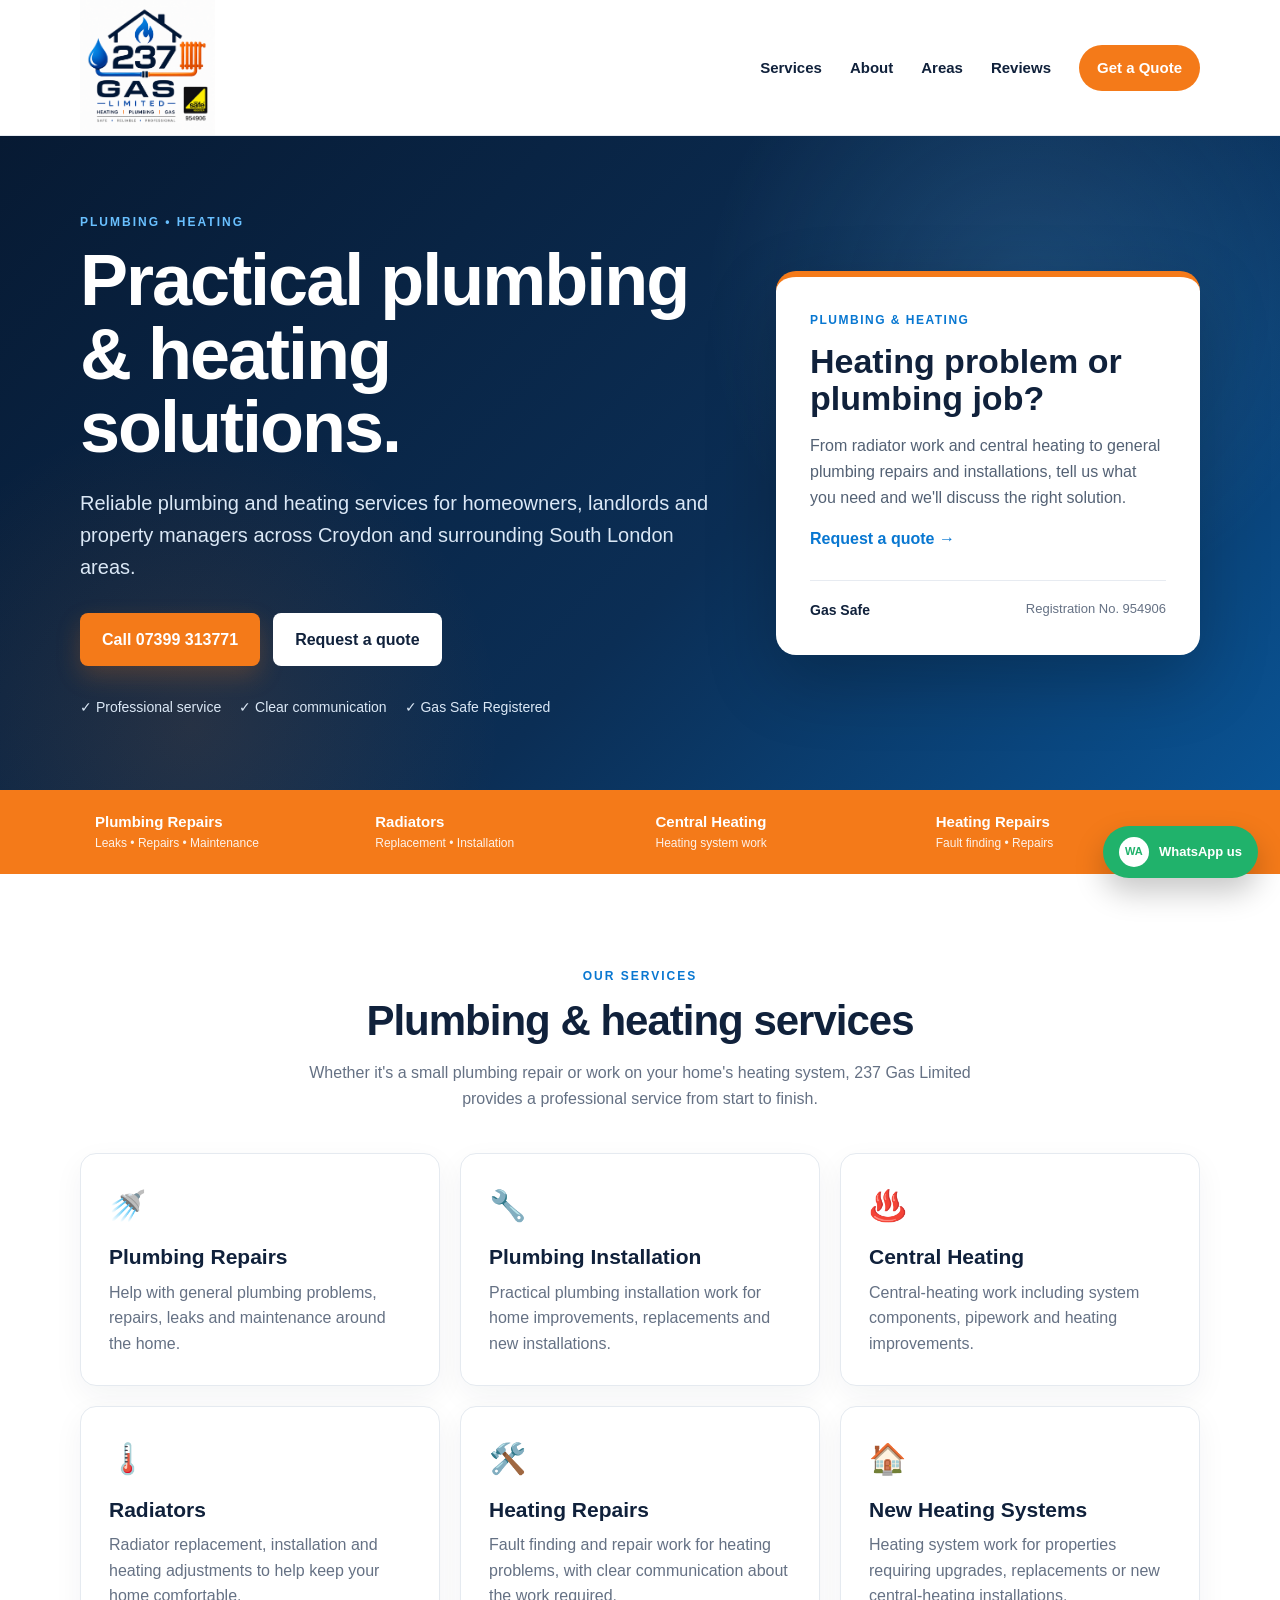
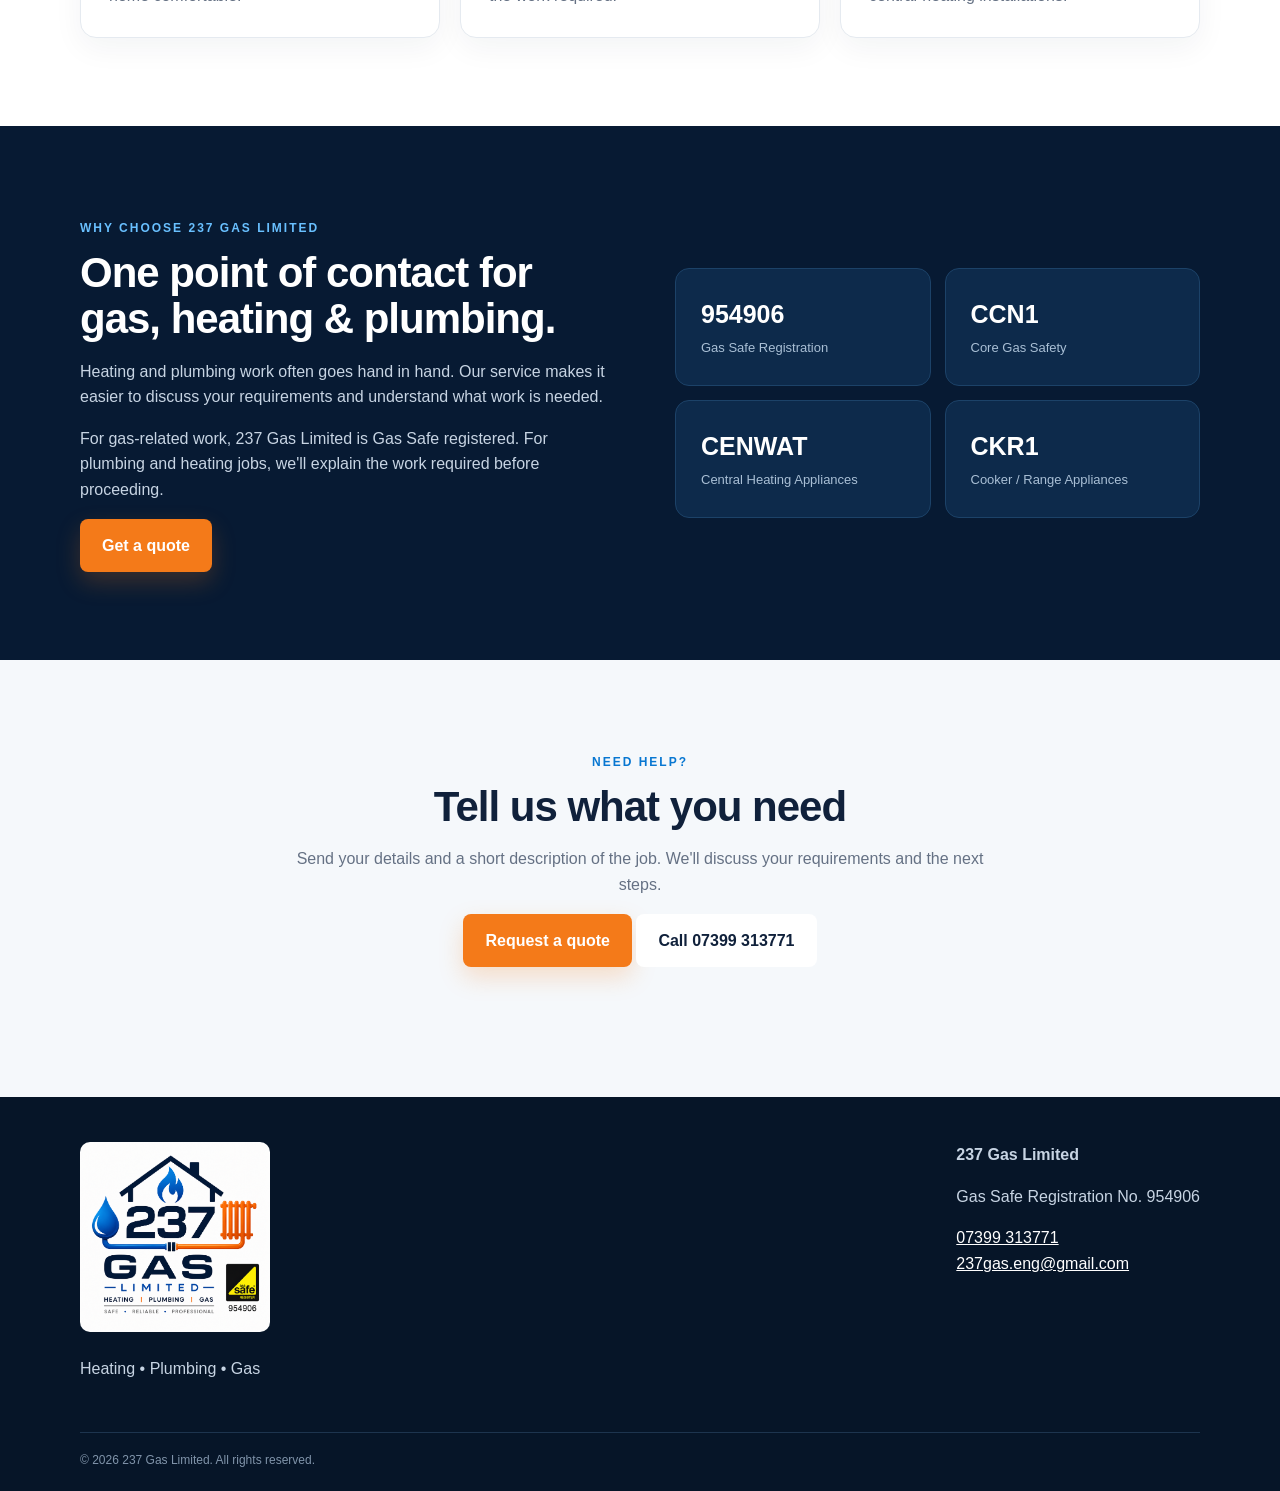
<file: services/plumbing-heating.html>
<!DOCTYPE html>
<html lang="en-GB">
<head>
  <meta charset="UTF-8">
  <meta name="viewport" content="width=device-width, initial-scale=1.0">
  <title>Plumbing & Heating Services | 237 Gas Limited</title>
  <meta name="description" content="Plumbing and heating services from 237 Gas Limited in Croydon and surrounding South London areas. Plumbing repairs, radiators, central heating and heating system work.">
  <meta name="theme-color" content="#071a33">
  <link rel="icon" href="../assets/237-gas-logo.png">
  <link rel="stylesheet" href="../styles.css">
<script type="application/ld+json">
{
  "@context": "https://schema.org",
  "@type": "LocalBusiness",
  "name": "237 Gas Limited",
  "telephone": "+447399313771",
  "email": "237gas.eng@gmail.com",
  "url": "https://www.237gas.co.uk/",
  "areaServed": ["Croydon", "Purley", "Thornton Heath", "Coulsdon", "Sutton", "Bromley", "Norwood", "South Norwood", "Streatham", "Crystal Palace"],
  "sameAs": [],
  "knowsAbout": ["boiler servicing", "boiler repairs", "boiler installation", "gas safety certificates", "central heating", "plumbing"]
}
</script>
</head>
<body>
  <header class="site-header">
    <div class="container nav-wrap">
      <a class="brand" href="../index.html" aria-label="237 Gas Limited home"><img src="../assets/237-gas-logo.png" alt="237 Gas Limited logo"></a>
      <button class="menu-toggle" aria-label="Open menu" aria-expanded="false">☰</button>
      <nav class="nav" aria-label="Main navigation">
        <a href="../index.html#services">Services</a>
        <a href="../about/index.html">About</a>
        <a href="../areas/index.html">Areas</a>
        <a href="../index.html#reviews">Reviews</a>
        <a href="../quote/index.html" class="nav-cta">Get a Quote</a>
      </nav>
    </div>
  </header>

  <main>
    <section class="hero service-hero">
      <div class="container hero-grid">
        <div class="hero-copy">
          <span class="eyebrow">PLUMBING • HEATING</span>
          <h1>Practical plumbing & heating solutions.</h1>
          <p class="hero-text">Reliable plumbing and heating services for homeowners, landlords and property managers across Croydon and surrounding South London areas.</p>
          <div class="hero-actions">
            <a class="btn btn-primary" href="tel:+447399313771">Call 07399 313771</a>
            <a class="btn btn-light" href="../quote/index.html">Request a quote</a>
          </div>
          <div class="trust-row">
            <span>✓ Professional service</span>
            <span>✓ Clear communication</span>
            <span>✓ Gas Safe Registered</span>
          </div>
        </div>
        <div class="hero-card">
          <div class="hero-card-top">PLUMBING & HEATING</div>
          <h2>Heating problem or plumbing job?</h2>
          <p>From radiator work and central heating to general plumbing repairs and installations, tell us what you need and we'll discuss the right solution.</p>
          <a href="../quote/index.html" class="text-link">Request a quote →</a>
          <div class="registration">
            <strong>Gas Safe</strong>
            <span>Registration No. 954906</span>
          </div>
        </div>
      </div>
    </section>

    <section class="quick-strip">
      <div class="container quick-grid">
        <div><strong>Plumbing Repairs</strong><span>Leaks • Repairs • Maintenance</span></div>
        <div><strong>Radiators</strong><span>Replacement • Installation</span></div>
        <div><strong>Central Heating</strong><span>Heating system work</span></div>
        <div><strong>Heating Repairs</strong><span>Fault finding • Repairs</span></div>
      </div>
    </section>

    <section class="section">
      <div class="container">
        <div class="section-heading">
          <span class="eyebrow">OUR SERVICES</span>
          <h2>Plumbing & heating services</h2>
          <p>Whether it's a small plumbing repair or work on your home's heating system, 237 Gas Limited provides a professional service from start to finish.</p>
        </div>
        <div class="cards">
          <article class="service-card"><div class="icon">🚿</div><h3>Plumbing Repairs</h3><p>Help with general plumbing problems, repairs, leaks and maintenance around the home.</p></article>
          <article class="service-card"><div class="icon">🔧</div><h3>Plumbing Installation</h3><p>Practical plumbing installation work for home improvements, replacements and new installations.</p></article>
          <article class="service-card"><div class="icon">♨️</div><h3>Central Heating</h3><p>Central-heating work including system components, pipework and heating improvements.</p></article>
          <article class="service-card"><div class="icon">🌡️</div><h3>Radiators</h3><p>Radiator replacement, installation and heating adjustments to help keep your home comfortable.</p></article>
          <article class="service-card"><div class="icon">🛠️</div><h3>Heating Repairs</h3><p>Fault finding and repair work for heating problems, with clear communication about the work required.</p></article>
          <article class="service-card"><div class="icon">🏠</div><h3>New Heating Systems</h3><p>Heating system work for properties requiring upgrades, replacements or new central-heating installations.</p></article>
        </div>
      </div>
    </section>

    <section class="section section-dark">
      <div class="container about-grid">
        <div>
          <span class="eyebrow">WHY CHOOSE 237 GAS LIMITED</span>
          <h2>One point of contact for gas, heating & plumbing.</h2>
          <p>Heating and plumbing work often goes hand in hand. Our service makes it easier to discuss your requirements and understand what work is needed.</p>
          <p>For gas-related work, 237 Gas Limited is Gas Safe registered. For plumbing and heating jobs, we'll explain the work required before proceeding.</p>
          <a class="btn btn-primary" href="../quote/index.html">Get a quote</a>
        </div>
        <div class="credentials">
          <div class="credential"><strong>954906</strong><span>Gas Safe Registration</span></div>
          <div class="credential"><strong>CCN1</strong><span>Core Gas Safety</span></div>
          <div class="credential"><strong>CENWAT</strong><span>Central Heating Appliances</span></div>
          <div class="credential"><strong>CKR1</strong><span>Cooker / Range Appliances</span></div>
        </div>
      </div>
    </section>

    <section class="section section-soft">
      <div class="container">
        <div class="section-heading">
          <span class="eyebrow">NEED HELP?</span>
          <h2>Tell us what you need</h2>
          <p>Send your details and a short description of the job. We'll discuss your requirements and the next steps.</p>
          <a class="btn btn-primary" href="../quote/index.html">Request a quote</a>
          <a class="btn btn-light" href="tel:+447399313771">Call 07399 313771</a>
        </div>
      </div>
    </section>
  </main>

  <footer class="footer">
    <div class="container footer-grid">
      <div><img src="../assets/237-gas-logo.png" alt="237 Gas Limited" class="footer-logo"><p>Heating • Plumbing • Gas</p></div>
      <div><strong>237 Gas Limited</strong><p>Gas Safe Registration No. 954906</p><p><a href="tel:+447399313771">07399 313771</a><br><a href="mailto:237gas.eng@gmail.com">237gas.eng@gmail.com</a></p></div>
    </div>
    <div class="container copyright">© <span id="year"></span> 237 Gas Limited. All rights reserved.</div>
  </footer>
  <script src="../script.js"></script>
<a class="whatsapp-float" href="https://wa.me/447399313771?text=Hello%20237%20Gas%20Limited%2C%20I%20would%20like%20to%20make%20an%20enquiry." target="_blank" rel="noopener" aria-label="Message 237 Gas Limited on WhatsApp"><span>WA</span><strong>WhatsApp us</strong></a>
<div class="mobile-callbar"><a href="tel:+447399313771">Call 07399 313771</a><a href="https://wa.me/447399313771?text=Hello%20237%20Gas%20Limited%2C%20I%20would%20like%20to%20make%20an%20enquiry." target="_blank" rel="noopener">WhatsApp</a></div>
</body>
</html>
</file>
<file: styles.css>
*{box-sizing:border-box}html{scroll-behavior:smooth}body{margin:0;font-family:Inter,Arial,Helvetica,sans-serif;color:#10213b;background:#fff;line-height:1.6}.container{width:min(1120px,92%);margin:auto}.site-header{position:sticky;top:0;z-index:50;background:rgba(255,255,255,.96);backdrop-filter:blur(12px);border-bottom:1px solid #e7ebf1}.nav-wrap{min-height:82px;display:flex;align-items:center;justify-content:space-between;gap:30px}.brand img{width:135px;height:auto;display:block}.nav{display:flex;align-items:center;gap:28px}.nav a{color:#10213b;text-decoration:none;font-weight:700;font-size:15px}.nav a:hover{color:#0877d1}.nav-cta{background:#f47a19;color:#fff!important;padding:11px 18px;border-radius:999px}.menu-toggle{display:none;border:0;background:none;font-size:30px;color:#10213b}.hero{background:linear-gradient(135deg,#071a33 0%,#0b2e55 58%,#0877d1 140%);color:#fff;padding:86px 0 72px;overflow:hidden}.hero-grid{display:grid;grid-template-columns:1.2fr .8fr;gap:60px;align-items:center}.eyebrow{display:inline-block;font-size:12px;font-weight:900;letter-spacing:2px;color:#0877d1;margin-bottom:12px}.hero .eyebrow{color:#69c0ff}.hero h1{font-size:clamp(42px,6vw,72px);line-height:1.02;margin:0 0 22px;letter-spacing:-2px}.hero-text{font-size:20px;max-width:680px;color:#dbe8f6}.hero-actions{display:flex;gap:13px;flex-wrap:wrap;margin:30px 0}.btn{display:inline-flex;justify-content:center;align-items:center;text-decoration:none;border:0;cursor:pointer;font:inherit;font-weight:900;border-radius:8px;padding:14px 22px;min-height:50px}.btn-primary{background:#f47a19;color:#fff;box-shadow:0 10px 25px rgba(244,122,25,.22)}.btn-light{background:#fff;color:#10213b}.trust-row{display:flex;gap:18px;flex-wrap:wrap;color:#dbe8f6;font-size:14px}.hero-card{background:#fff;color:#10213b;padding:34px;border-radius:20px;box-shadow:0 25px 70px rgba(0,0,0,.22);border-top:6px solid #f47a19}.hero-card-top{font-weight:900;letter-spacing:1.5px;font-size:12px;color:#0877d1}.hero-card h2{font-size:34px;line-height:1.1;margin:12px 0}.hero-card p{color:#536174}.text-link{color:#0877d1;font-weight:900;text-decoration:none}.registration{margin-top:28px;padding-top:18px;border-top:1px solid #e7ebf1;display:flex;justify-content:space-between;gap:12px;flex-wrap:wrap}.registration strong{font-size:14px}.registration span{font-size:13px;color:#657184}.quick-strip{background:#f47a19;color:#fff}.quick-grid{display:grid;grid-template-columns:repeat(4,1fr);gap:1px}.quick-grid div{padding:20px 15px}.quick-grid strong,.quick-grid span{display:block}.quick-grid strong{font-size:15px}.quick-grid span{font-size:12px;opacity:.9}.section{padding:88px 0}.section-soft{background:#f5f8fb}.section-heading{text-align:center;max-width:700px;margin:0 auto 42px}.section-heading h2,.areas-grid h2,.about-grid h2,.contact-grid h2{font-size:42px;line-height:1.1;letter-spacing:-1px;margin:0 0 14px}.section-heading p,.areas-grid p,.about-grid p,.contact-grid p{color:#657184}.cards{display:grid;grid-template-columns:repeat(3,1fr);gap:20px}.service-card{padding:28px;background:#fff;border:1px solid #e5eaf0;border-radius:16px;box-shadow:0 10px 30px rgba(16,33,59,.05);transition:transform .2s,box-shadow .2s}.service-card:hover{transform:translateY(-4px);box-shadow:0 18px 40px rgba(16,33,59,.1)}.icon{font-size:30px}.service-card h3{font-size:21px;margin:10px 0 6px}.service-card p{margin:0;color:#657184}.section-dark{background:#071a33;color:#fff}.section-dark p{color:#c7d4e3}.about-grid{display:grid;grid-template-columns:1fr 1fr;gap:70px;align-items:center}.about-grid .eyebrow{color:#69c0ff}.credentials{display:grid;grid-template-columns:1fr 1fr;gap:14px}.credential{background:#0d2a4b;border:1px solid #1c4268;border-radius:14px;padding:25px}.credential strong{display:block;font-size:25px;color:#fff}.credential span{color:#a9bfd5;font-size:13px}.areas-grid{display:grid;grid-template-columns:1.1fr .9fr;gap:70px;align-items:center}.area-box{display:flex;flex-direction:column;gap:12px}.area-box span{padding:18px 20px;border-left:5px solid #f47a19;background:#f5f8fb;font-weight:900}.review-grid{display:grid;grid-template-columns:repeat(3,1fr);gap:20px}.review-card{background:#fff;border:1px solid #e5eaf0;border-radius:16px;padding:25px}.stars{color:#f47a19;letter-spacing:2px}.review-card p{color:#536174}.review-card strong{font-size:13px}.contact-section{background:#eef4f9}.contact-grid{display:grid;grid-template-columns:.9fr 1.1fr;gap:70px;align-items:start}.contact-details{margin-top:30px;display:grid;gap:15px}.contact-details a,.contact-details div{background:#fff;border:1px solid #e1e8ef;border-radius:12px;padding:16px 18px;text-decoration:none;color:#10213b}.contact-details span{display:block;font-size:11px;font-weight:900;letter-spacing:1.5px;color:#0877d1}.contact-details strong{font-size:18px}.quote-form{background:#fff;padding:30px;border-radius:18px;box-shadow:0 15px 45px rgba(16,33,59,.08);display:grid;gap:14px}.quote-form label{font-weight:800;font-size:14px}.quote-form input,.quote-form select,.quote-form textarea{width:100%;margin-top:6px;padding:13px;border:1px solid #d4dce6;border-radius:8px;font:inherit;background:#fff;color:#10213b}.quote-form input:focus,.quote-form select:focus,.quote-form textarea:focus{outline:3px solid rgba(8,119,209,.15);border-color:#0877d1}.btn-full{width:100%}.quote-form small{color:#748093}.footer{background:#061528;color:#c7d4e3;padding:45px 0 20px}.footer-grid{display:flex;justify-content:space-between;gap:30px}.footer-logo{width:190px;max-width:100%;background:#fff;border-radius:10px}.footer a{color:#fff}.copyright{margin-top:35px;padding-top:18px;border-top:1px solid #1d344e;font-size:12px;color:#8094aa}@media(max-width:850px){.nav{display:none;position:absolute;left:0;right:0;top:82px;background:#fff;padding:20px 4%;flex-direction:column;align-items:stretch;border-bottom:1px solid #e7ebf1}.nav.open{display:flex}.menu-toggle{display:block}.hero-grid,.about-grid,.areas-grid,.contact-grid{grid-template-columns:1fr}.hero{padding:65px 0}.cards,.review-grid{grid-template-columns:1fr 1fr}.quick-grid{grid-template-columns:1fr 1fr}.section-heading h2,.areas-grid h2,.about-grid h2,.contact-grid h2{font-size:36px}}@media(max-width:560px){.hero h1{font-size:43px}.hero-text{font-size:17px}.cards,.review-grid,.credentials,.quick-grid{grid-template-columns:1fr}.section{padding:65px 0}.hero-card{padding:25px}.footer-grid{flex-direction:column}.trust-row{display:grid;gap:8px}.brand img{width:120px}}

.service-hero{padding-top:72px}.service-hero .hero-card{align-self:center}

.form-status{font-size:13px;color:#0877d1;font-weight:700;min-height:20px}


/* Premium visual upgrade */
.hero{position:relative}.hero:before{content:"";position:absolute;inset:0;background:radial-gradient(circle at 80% 25%,rgba(105,192,255,.18),transparent 28%),radial-gradient(circle at 15% 90%,rgba(244,122,25,.12),transparent 25%);pointer-events:none}.hero-grid{position:relative;z-index:1}.hero-alert{display:inline-flex;align-items:center;gap:10px;flex-wrap:wrap;padding:9px 13px;border:1px solid rgba(255,255,255,.18);background:rgba(255,255,255,.07);border-radius:999px;font-size:12px;margin:2px 0 17px}.hero-alert span{background:#f47a19;color:#fff;padding:4px 8px;border-radius:999px;font-weight:900}.hero-alert strong{font-weight:700;color:#dbe8f6}.hero-visual{min-height:430px;position:relative;border-radius:26px;background:linear-gradient(145deg,#0d3155,#071a33);border:1px solid rgba(255,255,255,.12);overflow:hidden;box-shadow:0 30px 80px rgba(0,0,0,.28)}.visual-glow{position:absolute;width:300px;height:300px;border-radius:50%;background:rgba(8,119,209,.28);filter:blur(10px);top:-70px;right:-70px}.boiler-unit{position:absolute;width:235px;height:285px;left:50%;top:50%;transform:translate(-50%,-50%);border-radius:14px;background:linear-gradient(145deg,#f7f9fb,#cfd8e2);box-shadow:0 28px 45px rgba(0,0,0,.35);border:5px solid #dfe6ed;padding:24px 20px;color:#10213b}.boiler-brand{font-size:14px;font-weight:900;letter-spacing:2px}.boiler-screen{margin:24px auto 14px;width:112px;height:58px;border-radius:7px;background:#071a33;color:#69c0ff;display:flex;align-items:center;justify-content:center;font-weight:900;font-size:24px;box-shadow:inset 0 0 20px rgba(105,192,255,.1)}.boiler-dial{width:48px;height:48px;border:5px solid #aab6c4;border-radius:50%;margin:0 auto 17px;background:linear-gradient(135deg,#f47a19 0 20%,#fff 21%)}.boiler-status{font-size:10px;font-weight:900;display:flex;align-items:center;justify-content:center;gap:6px}.boiler-status span{width:8px;height:8px;border-radius:50%;background:#20b26b;box-shadow:0 0 0 4px rgba(32,178,107,.12)}.pipe{position:absolute;border-radius:999px;background:linear-gradient(90deg,#dfe6ed,#8796a7);box-shadow:0 8px 15px rgba(0,0,0,.22)}.pipe-a{width:110px;height:14px;right:20px;top:110px;transform:rotate(35deg)}.pipe-b{width:95px;height:14px;left:16px;bottom:95px;transform:rotate(-28deg)}.pipe-c{width:130px;height:14px;right:2px;bottom:62px;transform:rotate(-14deg)}.visual-badge{position:absolute;left:22px;top:22px;background:#fff;color:#10213b;border-radius:12px;padding:12px 14px;box-shadow:0 12px 25px rgba(0,0,0,.18)}.visual-badge strong,.visual-badge span{display:block}.visual-badge strong{font-size:12px;color:#0877d1}.visual-badge span{font-size:14px;font-weight:900}.trust-band{background:#071a33;color:#fff;border-top:1px solid rgba(255,255,255,.08);border-bottom:1px solid #193653}.trust-band-grid{display:grid;grid-template-columns:repeat(4,1fr)}.trust-band-grid>div{padding:24px 18px;border-right:1px solid #193653}.trust-band-grid>div:last-child{border-right:0}.trust-band strong,.trust-band span{display:block}.trust-band strong{font-size:14px}.trust-band span{font-size:12px;color:#9db2c8;margin-top:3px}.seo-cards{margin-top:20px}.whatsapp-float{position:fixed;right:22px;bottom:22px;z-index:80;display:flex;align-items:center;gap:10px;padding:11px 16px;border-radius:999px;background:#20b26b;color:#fff;text-decoration:none;box-shadow:0 14px 30px rgba(0,0,0,.22);font-size:13px}.whatsapp-float span{width:30px;height:30px;border-radius:50%;display:grid;place-items:center;background:#fff;color:#20b26b;font-weight:900;font-size:11px}.whatsapp-float strong{font-weight:900}.mobile-callbar{display:none}.service-card{position:relative;overflow:hidden}.service-card:after{content:"";position:absolute;left:0;right:0;top:0;height:3px;background:linear-gradient(90deg,#0877d1,#f47a19);transform:scaleX(0);transform-origin:left;transition:transform .25s}.service-card:hover:after{transform:scaleX(1)}
@media(max-width:850px){.hero-visual{min-height:360px}.trust-band-grid{grid-template-columns:1fr 1fr}.trust-band-grid>div:nth-child(2){border-right:0}.trust-band-grid>div{border-bottom:1px solid #193653}.whatsapp-float{bottom:78px;right:14px}.mobile-callbar{position:fixed;left:0;right:0;bottom:0;z-index:79;display:grid;grid-template-columns:1fr 1fr;background:#fff;box-shadow:0 -8px 25px rgba(16,33,59,.14)}.mobile-callbar a{padding:13px;text-align:center;text-decoration:none;font-weight:900;color:#fff;background:#0877d1;border-right:1px solid rgba(255,255,255,.2)}.mobile-callbar a+ a{background:#20b26b;border-right:0}}
@media(max-width:560px){.hero-visual{min-height:330px}.boiler-unit{width:190px;height:245px;padding:18px}.boiler-screen{margin:18px auto 10px;width:90px;height:48px}.visual-badge{left:14px;top:14px}.trust-band-grid{grid-template-columns:1fr}.trust-band-grid>div,.trust-band-grid>div:nth-child(2){border-right:0}.whatsapp-float strong{display:none}.whatsapp-float{width:48px;height:48px;padding:0;justify-content:center}.whatsapp-float span{width:36px;height:36px}}
.quote-form{border-top:5px solid #f47a19}.quote-form small{line-height:1.5}.contact-details a:hover{border-color:#0877d1;box-shadow:0 8px 22px rgba(8,119,209,.08)}
</file>
